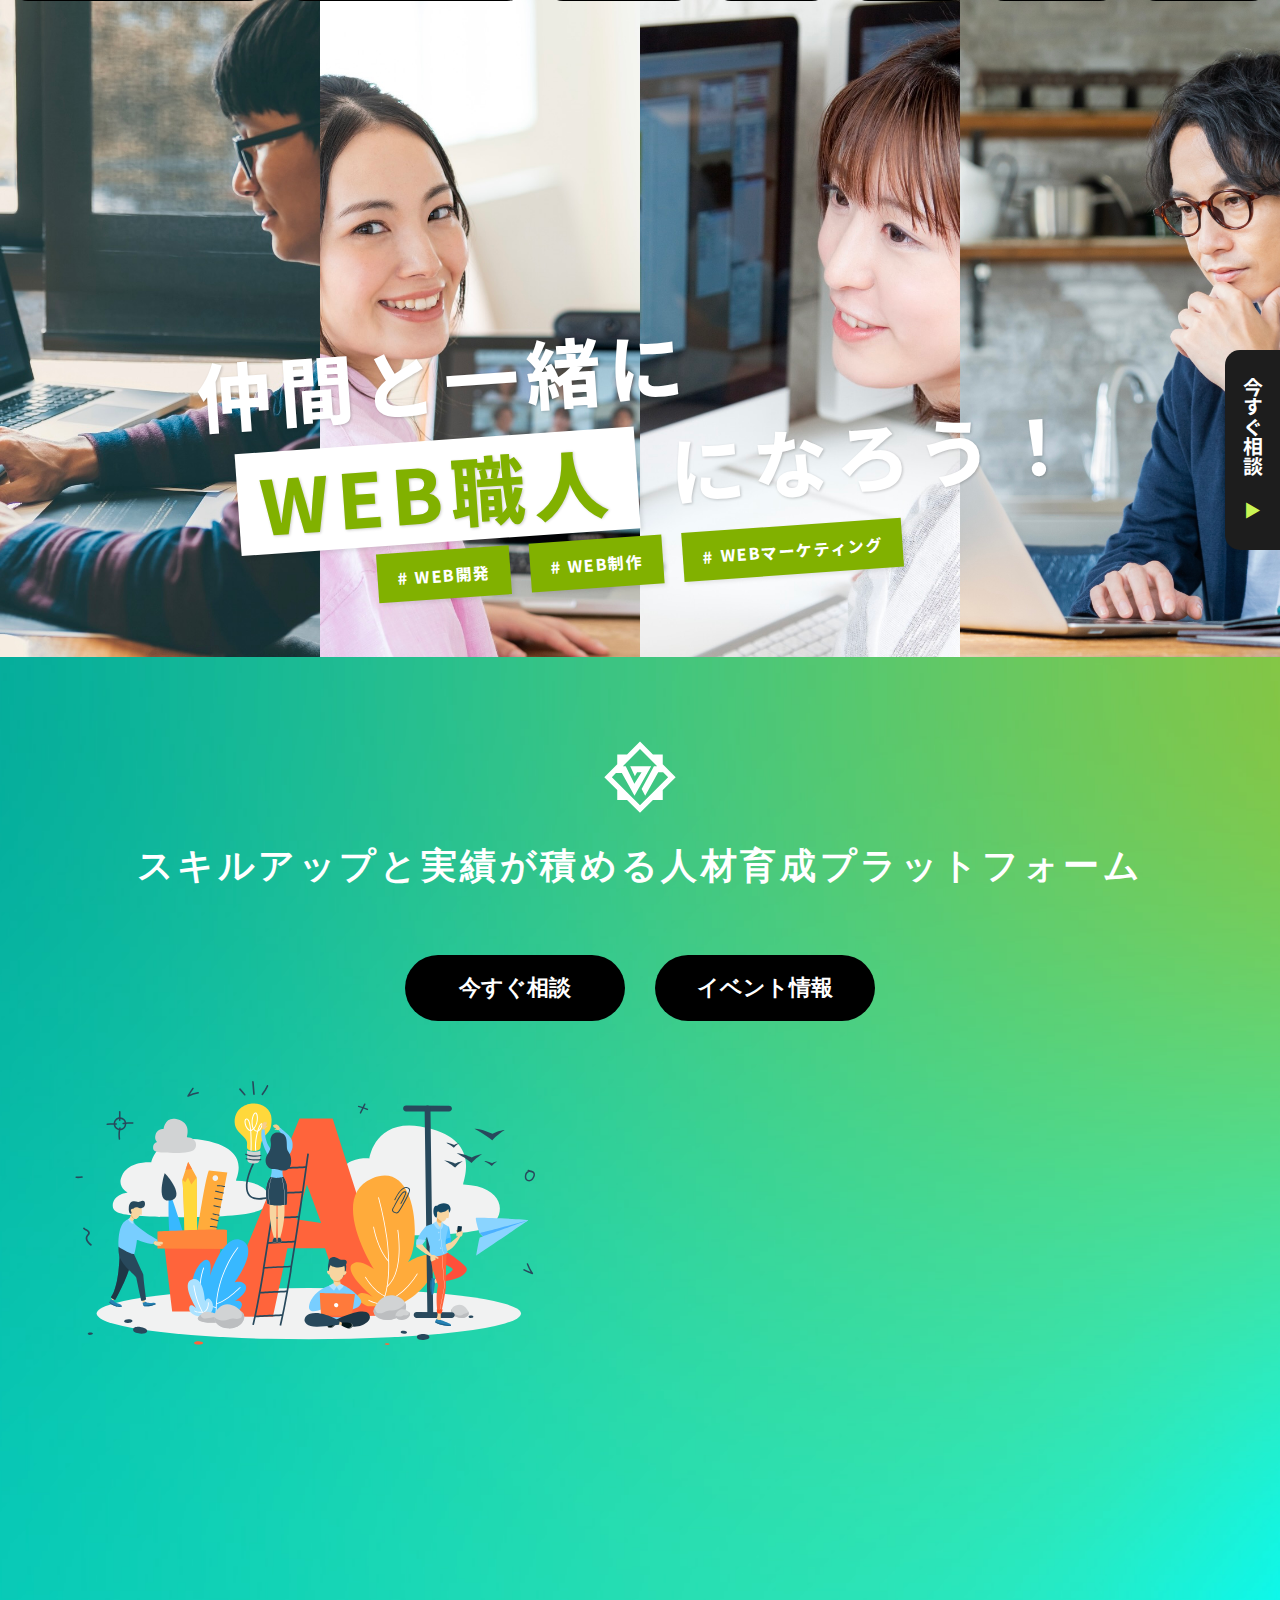
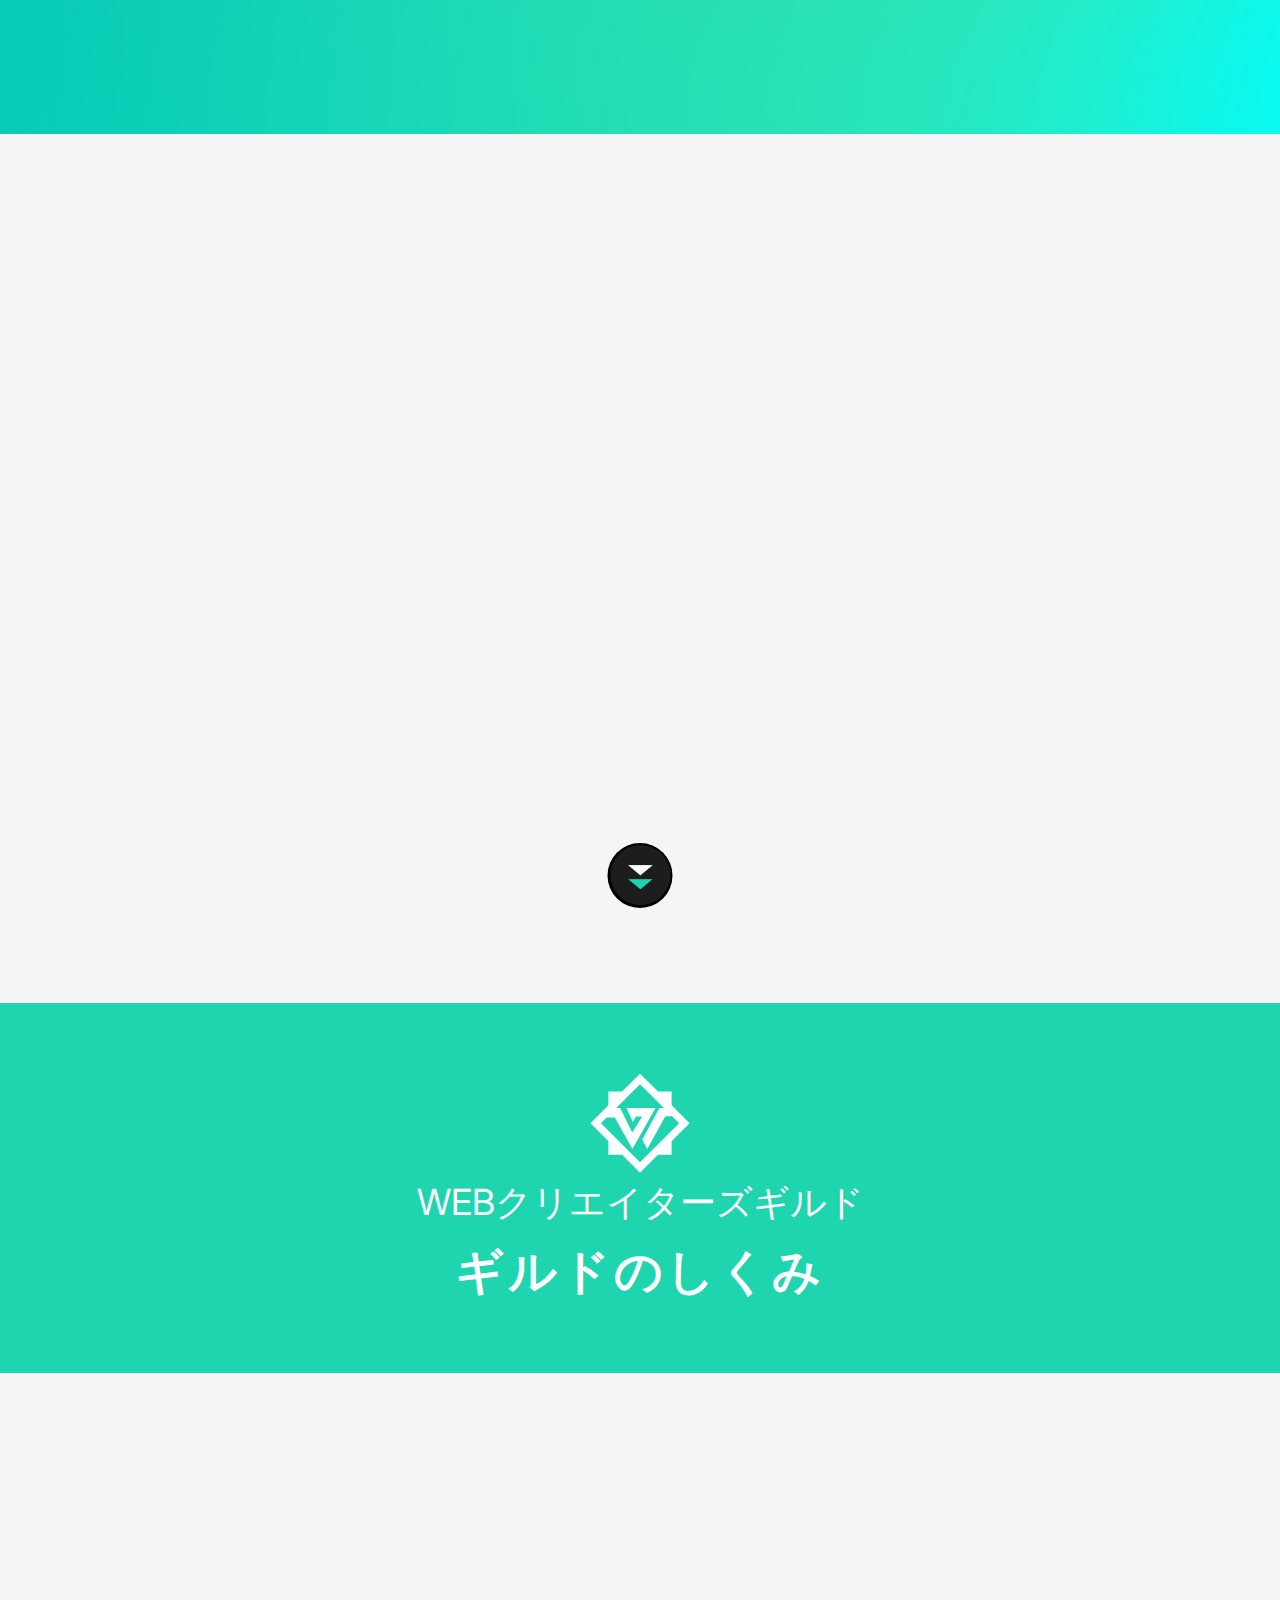
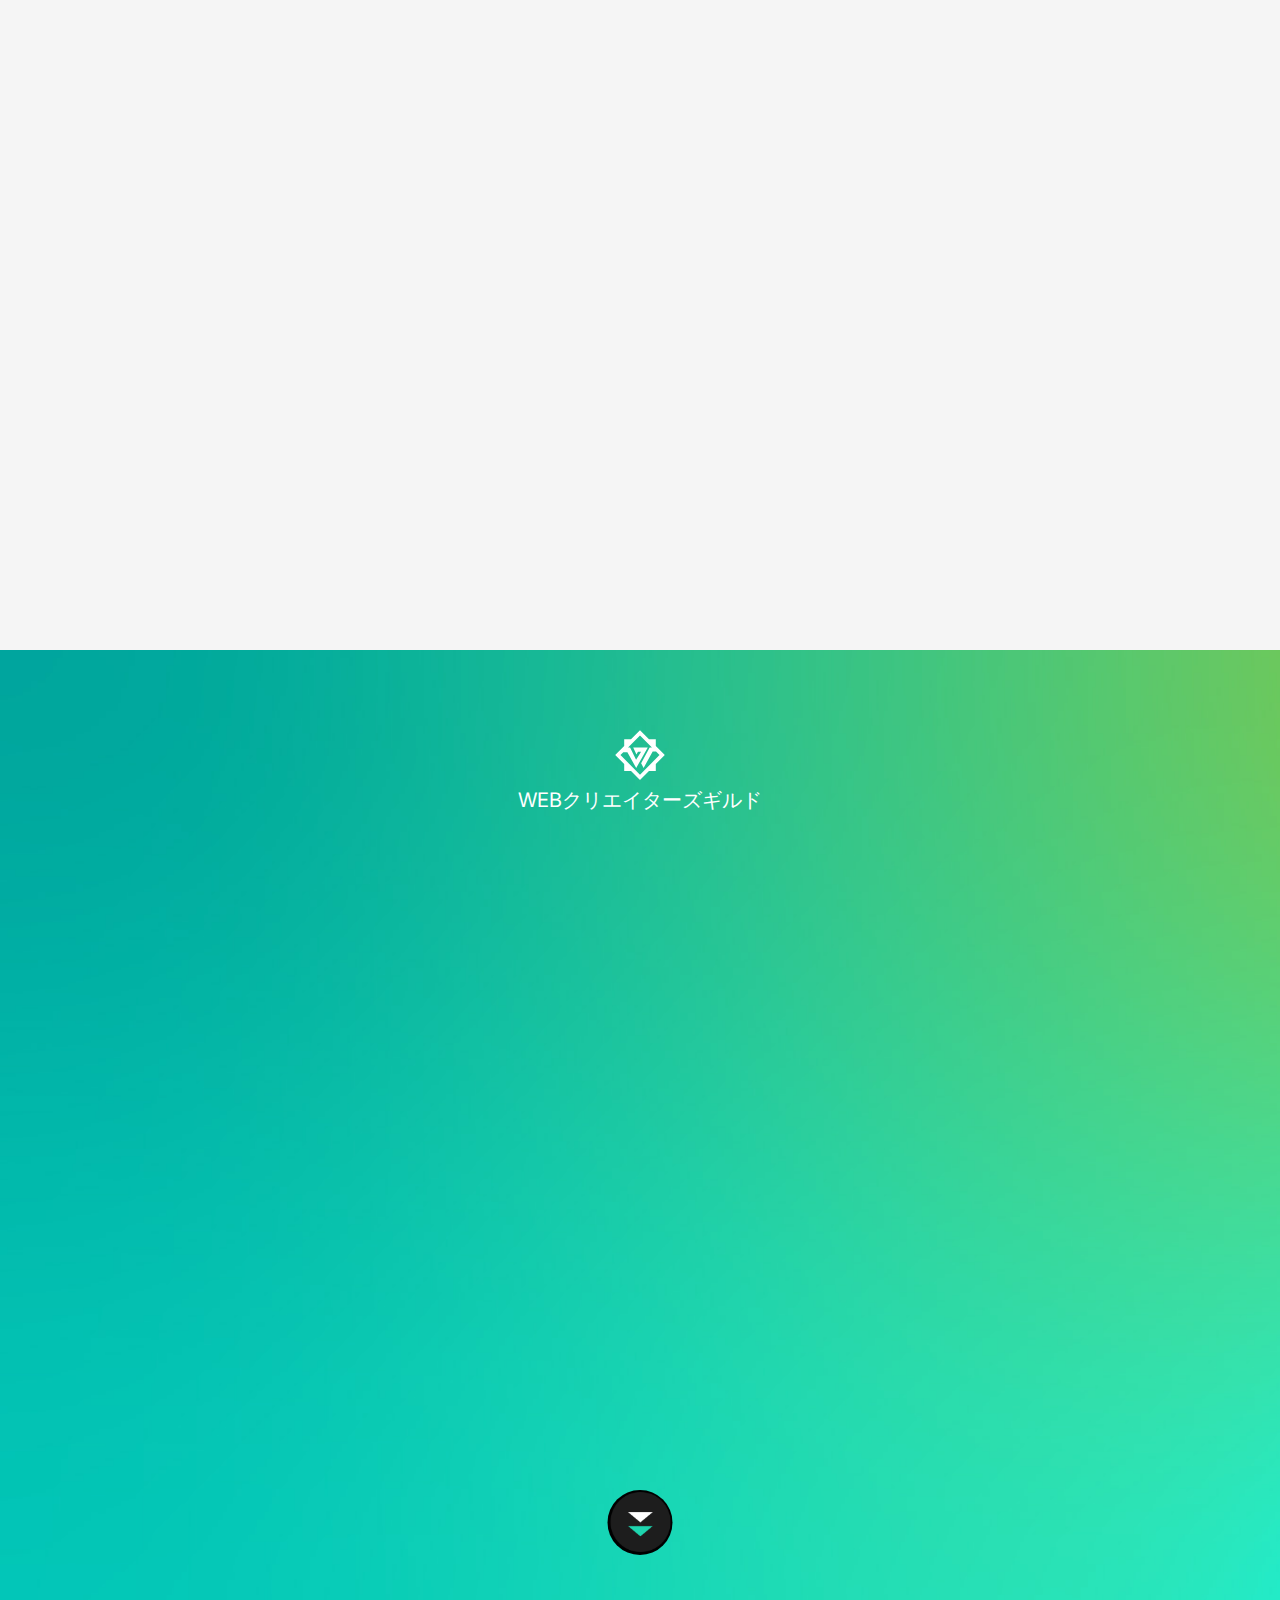
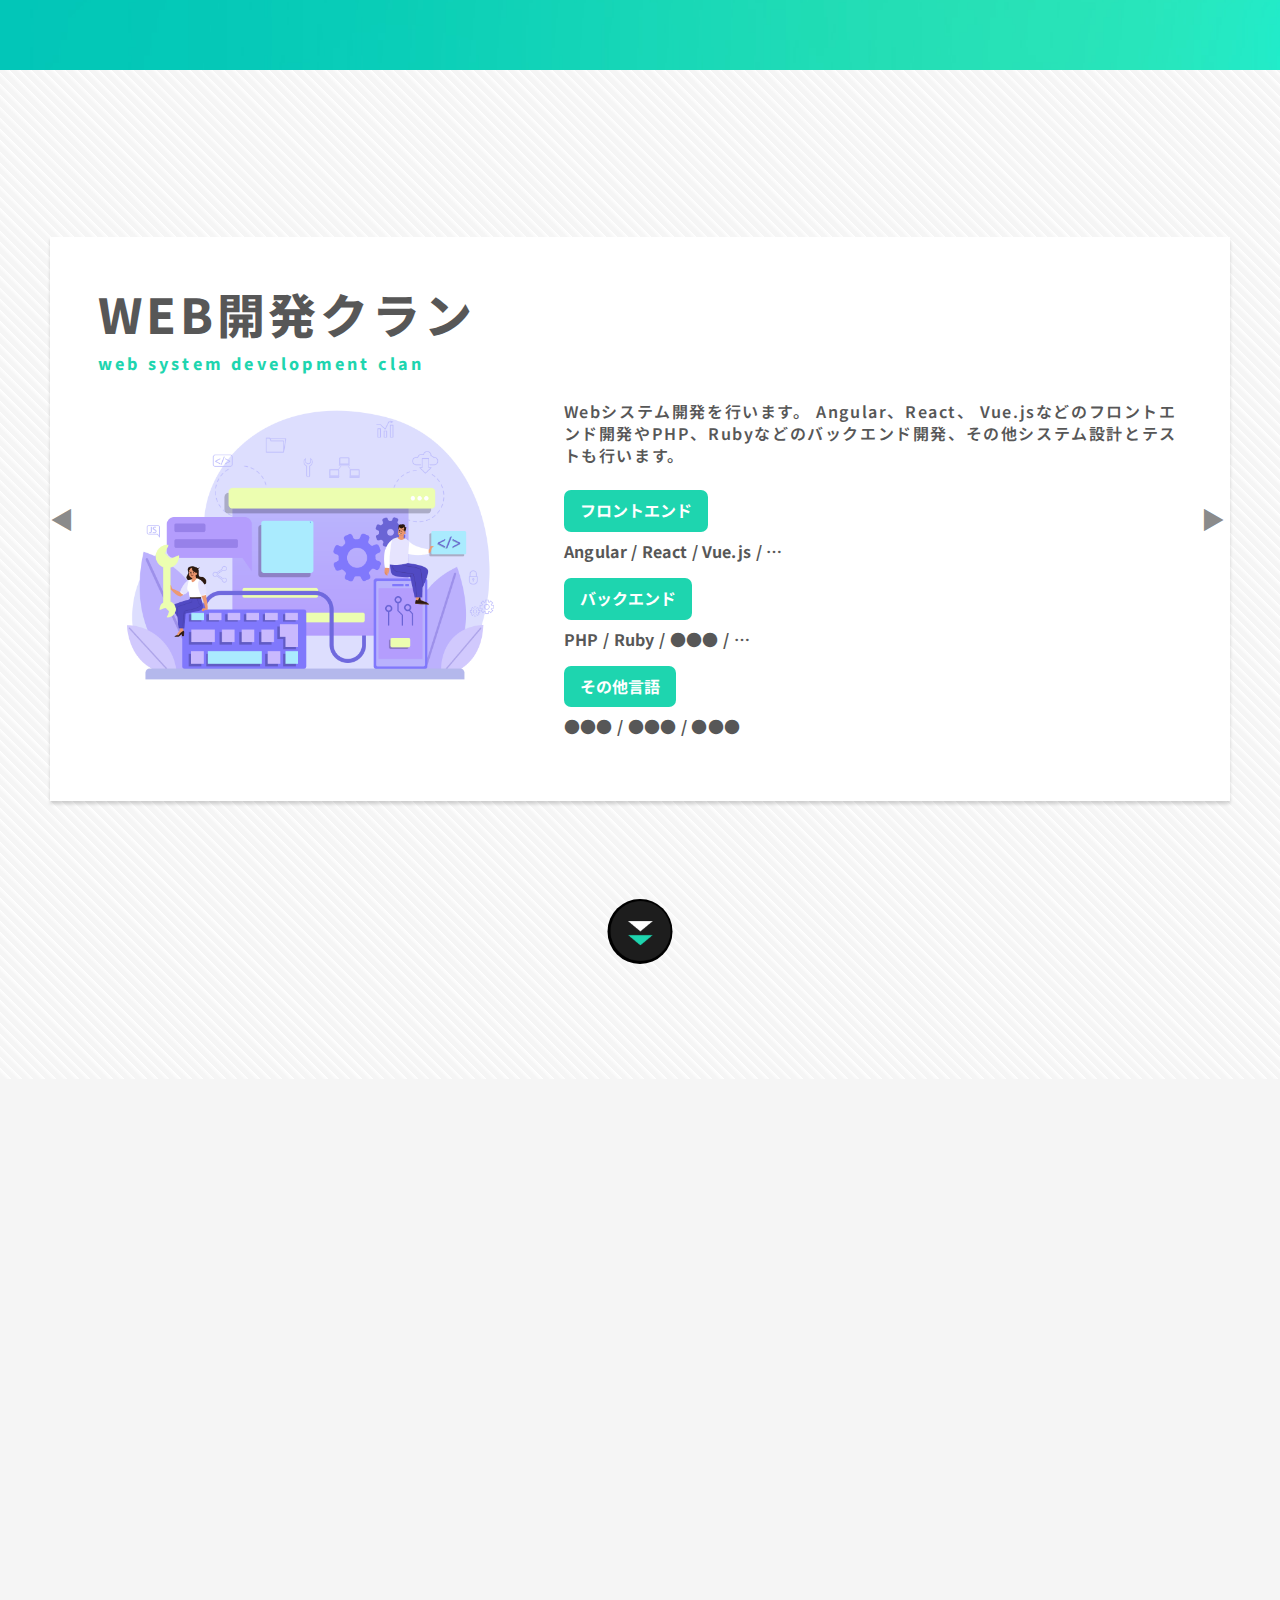
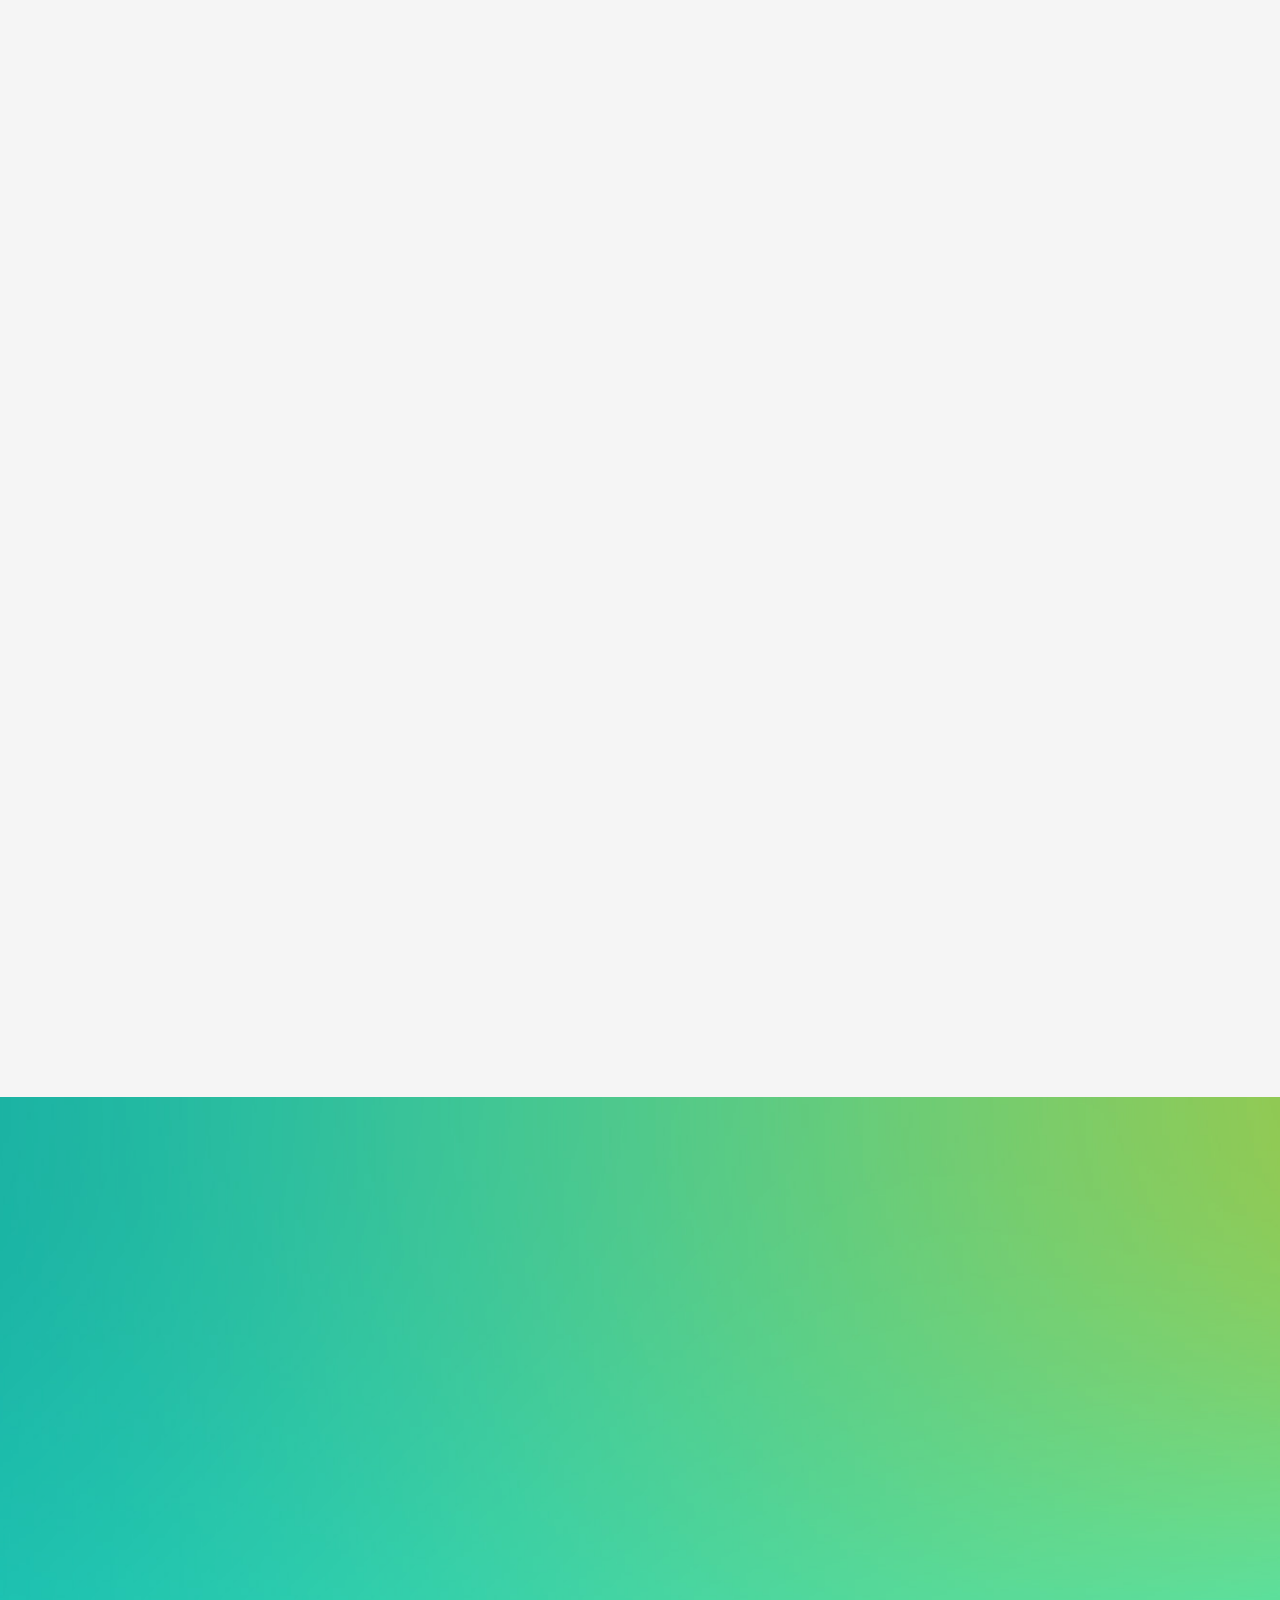
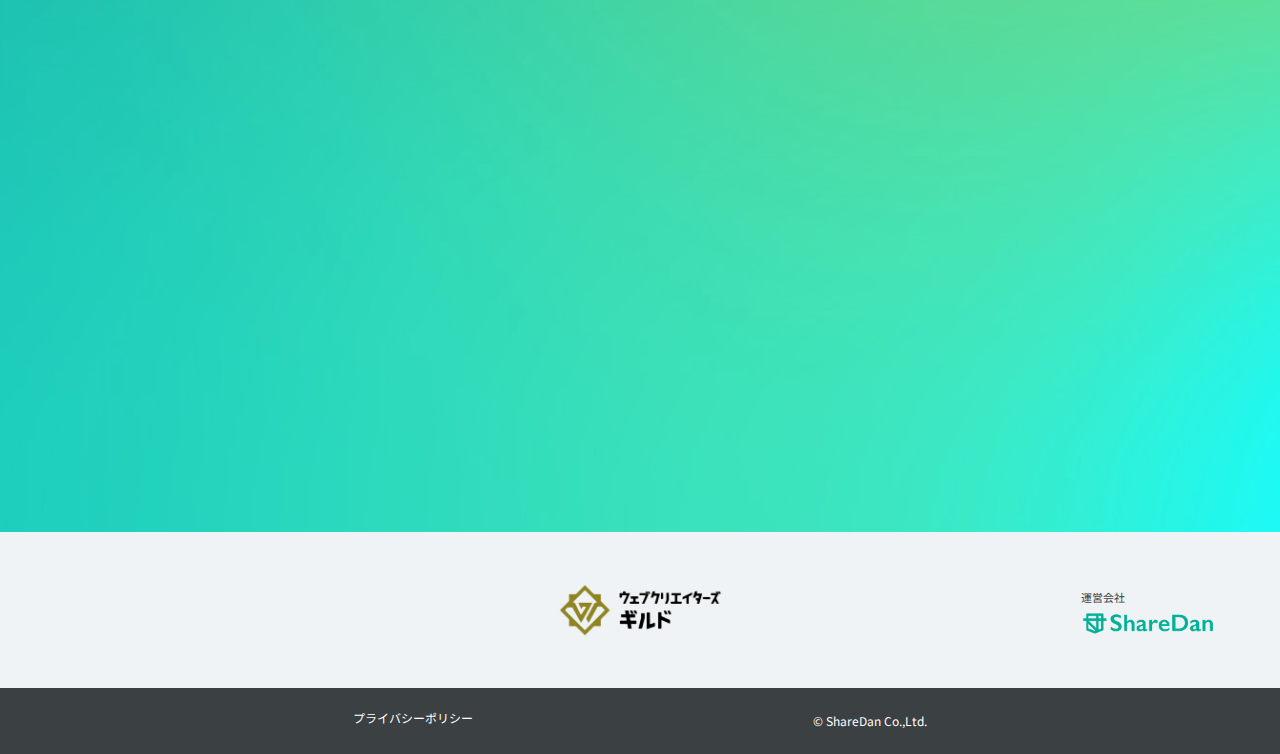
<file: index.html>
<!DOCTYPE html>
<html lang="ja">

<head>
    <meta charset="UTF-8">
    <meta name="viewport" content="width=device-width, initial-scale=1.0">
    <title>WEBクリエイターズギルド - スキルアップと実績が積める人材育成プラットフォーム</title>
    <link
        href="https://fonts.googleapis.com/css2?family=Noto+Sans+JP:wght@400;500;700;800&family=Inter:wght@400;700&display=swap"
        rel="stylesheet">
    <link rel="stylesheet" href="assets/css/style.css">
</head>

<body>
    <!-- ヘッダー部分 -->
    <header class="header">
        <!-- PC用ナビゲーション -->
        <nav class="header__nav">
            <a href="#about" class="header__nav-item">WEBクリエイターズギルドとは</a>
            <a href="#problems" class="header__nav-item">こんなお悩みありませんか？</a>
            <a href="#guild-system" class="header__nav-item">ギルドのしくみ</a>
            <a href="#clans" class="header__nav-item">クラン紹介</a>
            <a href="#join-process" class="header__nav-item">加入の流れ</a>
            <a href="#faq" class="header__nav-item">よくある質問</a>
            <a href="#contact" class="header__nav-item">お問い合わせ</a>
        </nav>
        
        <!-- ハンバーガーメニューボタン（モバイル用） -->
        <button class="header__menu-btn" aria-label="メニューを開く">
            <span class="header__menu-line"></span>
            <span class="header__menu-line"></span>
            <span class="header__menu-line"></span>
        </button>
    </header>

    <!-- モバイル用メニュー -->
    <div class="mobile-menu">
        <nav class="mobile-menu__nav">
            <a href="#about" class="mobile-menu__nav-item">WEBクリエイターズギルドとは</a>
            <a href="#problems" class="mobile-menu__nav-item">こんなお悩みありませんか？</a>
            <a href="#guild-system" class="mobile-menu__nav-item">ギルドのしくみ</a>
            <a href="#clans" class="mobile-menu__nav-item">クラン紹介</a>
            <a href="#join-process" class="mobile-menu__nav-item">加入の流れ</a>
            <a href="#faq" class="mobile-menu__nav-item">よくある質問</a>
            <a href="#contact" class="mobile-menu__nav-item">お問い合わせ</a>
        </nav>
        <div class="mobile-menu__logo">
            <img src="assets/images/logo.svg" alt="WEBクリエイターズギルド" class="mobile-menu__logo-image">
            <span class="mobile-menu__logo-text">WEBクリエイターズギルド</span>
        </div>
        <a href="#contact" class="mobile-menu__cta-button">今すぐ相談</a>
    </div>

    <div class="container">
        <!-- サイドCTA -->
        <div class="side-cta">
            <a href="#contact" class="side-cta__button">
                <span class="side-cta__text">今すぐ相談</span>
                <span class="side-cta__arrow">▶︎</span>
            </a>
        </div>

        <!-- ヒーローセクション -->
        <section class="hero" id="about">
            <div class="hero__images">
                <img src="assets/images/pixta_46412837_M.png" alt="クリエイター画像1" class="hero__image">
                <img src="assets/images/pixta_69064978_M.png" alt="クリエイター画像2" class="hero__image">
                <img src="assets/images/pixta_67515084_M.png" alt="クリエイター画像3" class="hero__image">
                <img src="assets/images/pixta_82062536_L.png" alt="クリエイター画像4" class="hero__image">
            </div>
            
            <!-- モバイル用の5段構成 -->
            <div class="hero__mobile-content">
                <div class="hero__text-first">仲間と一緒に</div>
                <div class="hero__text-highlight-wrapper">
                    <div class="hero__text-highlight">WEB職人</div>
                </div>
                <div class="hero__text-last">になろう！</div>
                <div class="hero__tags-row">
                    <div class="hero__tag">
                        <span># WEB開発</span>
                    </div>
                    <div class="hero__tag">
                        <span># WEB制作</span>
                    </div>
                </div>
                <div class="hero__tag">
                    <span># WEBマーケティング</span>
                </div>
            </div>
            
            <!-- PC用構造 -->
            <div class="hero__slogan">
                <div class="hero__slogan-row">
                    <div class="hero__slogan-text">仲間と一緒に</div>
                </div>
                <div class="hero__slogan-row">
                    <div class="hero__slogan-text-box">
                        <div class="hero__slogan-text hero__slogan-text--highlight">WEB職人</div>
                    </div>
                    <div class="hero__slogan-text">になろう！</div>
                </div>
            </div>
            
            <div class="hero__tags">
                <div class="hero__tag">
                    <span># WEB開発</span>
                </div>
                <div class="hero__tag">
                    <span># WEB制作</span>
                </div>
                <div class="hero__tag">
                    <span># WEBマーケティング</span>
                </div>
            </div>
        </section>

        <!-- プラットフォームセクション -->
        <section class="platform">
            <div class="platform__bg"></div>
            <div class="platform__container">
                <div class="platform__header">
                    <div class="platform__logo">
                        <img src="assets/images/logo.svg" alt="WEBクリエイターズギルド" class="platform__logo-image">
                    </div>
                    <h2 class="platform__title">スキルアップと実績が積める人材育成プラットフォーム</h2>
                    <div class="platform__buttons">
                        <a href="#contact" class="platform__button">今すぐ相談</a>
                        <a href="#" class="platform__button">イベント情報</a>
                    </div>
                </div>
                <div class="platform__content">
                    <div class="platform__illustration">
                        <img src="assets/images/asset2.svg" alt="イラスト" class="platform__image">
                    </div>
                    <div class="platform__text">
                        <h3 class="platform__subtitle animate">駆け出しクリエイターが<br>レベルアップするための<br>プラットフォーム</h3>
                        <p class="platform__description animate delay-1">
                            実力主義のWEB業界。<br>
                            経験や実績がゼロだと、<br>
                            なかなか思い通りの仕事ができないのが現実。<br><br>

                            WEBクリエイターズギルドは、<br>
                            こんな悩みを持つクリエイターのための<br>
                            人材育成プラットフォームです。<br><br>

                            仲間たちと一緒にスキルと実績を積んで、<br>
                            WEB業界で活躍できる「WEB職人」を目指しませんか？
                        </p>
                    </div>
                </div>
            </div>
        </section>

        <!-- 悩みセクション -->
        <section class="problems" id="problems">
            <div class="problems__title-box animate">
                <h2 class="problems__title">こんなことで悩んでいませんか？</h2>
            </div>
            <div class="problems__grid">
                <!-- 1つ目の問題カード -->
                <div class="problems__card animate delay-1">
                    <div class="problems__icon">
                        <img src="assets/images/image11.png" alt="フリーランスの悩み" width="260" height="260">
                    </div>
                    <div class="problems__text-container">
                        <h3 class="problems__card-title">
                            フリーランスのWebクリエイターに<br>なりたくて勉強したけど、<br>
                            <span class="problems__highlight-wrapper">
                                <strong class="problems__highlight-text">1人で仕事ができるか不安。</strong>
                                <span class="problems__custom-underline"></span>
                            </span>
                        </h3>
                    </div>
                </div>
                <!-- 2つ目の問題カード -->
                <div class="problems__card animate delay-2">
                    <div class="problems__icon">
                        <img src="assets/images/image12.png" alt="転職の悩み" width="260" height="260">
                    </div>
                    <div class="problems__text-container">
                        <h3 class="problems__card-title">
                            面接でスキルが足りない、<br>実績がないと難しいと言われて<br>
                            <span class="problems__highlight-wrapper">
                                <strong class="problems__highlight-text">転職が思うようにできない。</strong>
                                <span class="problems__custom-underline"></span>
                            </span>
                        </h3>
                    </div>
                </div>

                <!-- 3つ目の問題カード -->
                <div class="problems__card animate delay-3">
                    <div class="problems__icon">
                        <img src="assets/images/image13.png" alt="実績の悩み" width="260" height="260">
                    </div>
                    <div class="problems__text-container">
                        <h3 class="problems__card-title">
                            実績を積みたいけれど、<br>
                            <span class="problems__highlight-wrapper">
                                <strong class="problems__highlight-text">どうすればいいか</strong>
                                <span class="problems__custom-underline"></span>
                            </span><br>
                            <span class="problems__highlight-wrapper">
                                <strong class="problems__highlight-text">わからない。</strong>
                                <span class="problems__custom-underline"></span>
                            </span>
                        </h3>
                    </div>
                </div>
            </div>
            <div class="problems__solution-text animate delay-4">
                WEBクリエイターズギルドには、<br>あなたの悩みを解決する仕組みがあります。
            </div>
            <div class="circle-nav">
                <div class="circle-nav__circle">
                    <img src="assets/images/icon-next.png" alt="Next" class="circle-nav__icon">
                </div>
            </div>
        </section>

        <!-- ギルドのしくみセクション -->
        <section class="guild-system" id="guild-system">
            <h2 class="guild-system__title">
                <div class="guild-system__title-inner">
                  <img src="assets/images/logo.svg" alt="WEBクリエイターズギルド" class="guild-system__logo">
                  <span class="guild-system__logo-text">WEBクリエイターズギルド</span>
                  <span class="guild-system__heading-text">ギルドのしくみ</span>
                </div>
            </h2>
            <p class="guild-system__description animate delay-1">
                WEBクリエイターズギルドでは、クランというチーム単位で開発や制作などの活動を行います。<br>
                WEBクリエイターズギルドに参加したメンバーは、ギルド内で実施される育成メソッドに参加してもらい、クラン（仕事の現場）で必要とされるスキルを身につけてもらいます。
            </p>
            <!-- ギルドのしくみ図 -->
            <div class="guild-system__diagram animate delay-2">
                <picture>
                    <source media="(min-width: 768px)" srcset="assets/images/guild-pc.svg">
                    <img src="assets/images/guild-sp.svg" alt="ギルドのしくみ図" class="guild-system__diagram-image">
                </picture>
                </div>
        </section>

        <section class="clans" id="clans">
            <div class="clans__bg"></div>
            <div class="clans__color-bg"></div>
            <div class="clans__logo-block">
                <img src="assets/images/logo.svg" alt="WEBクリエイターズギルド" class="clans__logo-image">
                <p class="clans__logo-text">WEBクリエイターズギルド</p>
            </div>
            <h2 class="clans__title animate">
                あなたの<span class="clans__title-emphasis">「なりたい！」</span>をバックアップ！
            </h2>
            <div class="clans__cards">
                <!-- 左のカード -->
                <div class="clans__card-container animate delay-1">
                    <div class="clan-card__icon clan-card__icon--left">
                        <h3 class="clan-card__title">実践的な<br>スキルを<br>つけたい！</h3>
                    </div>
                    <div class="clan-card clan-card--left">
                        <h4 class="clan-card__subtitle">即戦力育成のための<br>育成メソッド</h4>
                        <div class="clan-card__image-container">
                            <img src="assets/images/image16.png" alt="実践的なスキルをつけたい！" width="64" height="64">
                        </div>
                        <p class="clan-card__description clan-card__description--left">
                            2019年からWEBクリエイターを育ててきたWEBクリエイターズギルド。そのノウハウを活かし開発した独自の育成メソッドで、WEBスクールや独学では習得が難しい「現場で使えるスキル」獲得のためのバックアップを行います。
                        </p>
                    </div>
                </div>
        
                <!-- 中央のカード -->
                <div class="clans__card-container animate delay-2">
                    <div class="clan-card__icon clan-card__icon--center">
                        <h3 class="clan-card__title">頼れる<br>先輩から<br>学びたい！</h3>
                    </div>
                    <div class="clan-card clan-card--center">
                        <h4 class="clan-card__subtitle">クランリーダーの<br>OJT</h4>
                        <div class="clan-card__image-container">
                            <img src="assets/images/image15.png" alt="頼れる先輩から学びたい！" width="65" height="65">
                        </div>
                        <p class="clan-card__description clan-card__description--center">
                            現場経験が豊富なクランリーダーが、プログラミングなどの技術的なフォローはもちろん、現場での仕事の進め方などをOJT形式で行います。「職場の頼れる先輩」がクランメンバーのスキルアップを支援します。
                        </p>
                    </div>
                </div>
        
                <!-- 右のカード -->
                <div class="clans__card-container animate delay-3">
                    <div class="clan-card__icon clan-card__icon--right">
                        <h3 class="clan-card__title">仲間と<br>助け合い<br>成長したい！</h3>
                    </div>
                    <div class="clan-card clan-card--right">
                        <h4 class="clan-card__subtitle">クランメンバーが<br>フォローアップ</h4>
                        <div class="clan-card__image-container">
                            <img src="assets/images/image14.png" alt="仲間と助け合い成長したい！" width="90" height="79">
                        </div>
                        <p class="clan-card__description clan-card__description--right">
                            各クランでは、クラン所属のメンバー間で定例ミーティングやオンライン飲み会などを開催し、メンバー同士で現状や課題を共有する時間を設けて、「困ったときは相談できて、助け合える」チームづくりをしています。
                        </p>
                    </div>
                </div>
            </div>
            <h2 class="skills__title animate">
                さあ、あなたはどんなスキルを身につけたい？
            </h2>
            <div class="circle-nav circle-nav--skills">
                <div class="circle-nav__circle">
                    <img src="assets/images/icon-next.png" alt="Next" class="circle-nav__icon">
                </div>
            </div>
        </section>

        <!-- スキルセクション -->
        <section class="skills" id="skills">
            <div class="skills__tabs animate delay-1">
                <div class="skills__tab skills__tab--active" data-tab="web-dev">WEB開発</div>
                <div class="skills__tab" data-tab="web-design">WEB制作</div>
                <div class="skills__tab" data-tab="web-marketing">営業・マーケ</div>
            </div>

            <div class="skills__content-wrapper">
                <div class="skills__nav-button skills__nav-button--prev">◀︎</div>
                <div class="skills__nav-button skills__nav-button--next">▶︎</div>
                <div class="skills__contents-container">
                    <div class="skills__content skills__content--active" id="web-dev-content">
                        <h3 class="skills__content-title">WEB開発クラン</h3>
                        <p class="skills__content-subtitle">web system development clan</p>
                        <div class="skills__content-layout">
                            <div class="skills__content-image-wrapper">
                                <img src="assets/images/engineer.png" alt="WEB開発" class="skills__content-image">
                            </div>
                            <div class="skills__content-details">
                                <p class="skills__content-description">
                                    Webシステム開発を行います。
                                    Angular、React、 Vue.jsなどのフロントエンド開発やPHP、Rubyなどのバックエンド開発、その他システム設計とテストも行います。
                                </p>
                                <div class="skills__content-tech-list">
                                    <div class="skills__tech-item">
                                        <div class="skills__tech-name">フロントエンド</div>
                                        <div class="skills__tech-languages">Angular / React / Vue.js / …</div>
                                    </div>
                                    <div class="skills__tech-item">
                                        <div class="skills__tech-name">バックエンド</div>
                                        <div class="skills__tech-languages">PHP / Ruby / ●●● / …</div>
                                    </div>
                                    <div class="skills__tech-item">
                                        <div class="skills__tech-name">その他言語</div>
                                        <div class="skills__tech-languages">●●● / ●●● / ●●●</div>
                                    </div>
                                </div>
                            </div>
                        </div>
                    </div>
                    <div class="skills__content" id="web-design-content">
                        <h3 class="skills__content-title">WEB制作クラン</h3>
                        <p class="skills__content-subtitle">web design clan</p>
                        <div class="skills__content-layout">
                            <div class="skills__content-image-wrapper">
                                <img src="assets/images/webproduction.png" alt="WEB制作" class="skills__content-image">
                            </div>
                            <div class="skills__content-details">
                                <p class="skills__content-description">
                                    Webサイト制作を行います。
                                    HTML/CSS、JavaScript、WordPressなどを使ったWebサイト制作やデザイン、UI/UXの改善などを行います。
                                </p>
                                <div class="skills__content-tech-list">
                                    <div class="skills__tech-item">
                                        <div class="skills__tech-name">フロントエンド</div>
                                        <div class="skills__tech-languages">HTML / CSS / JavaScript / …</div>
                                    </div>
                                    <div class="skills__tech-item">
                                        <div class="skills__tech-name">CMS</div>
                                        <div class="skills__tech-languages">WordPress / ●●● / …</div>
                                    </div>
                                    <div class="skills__tech-item">
                                        <div class="skills__tech-name">デザイン</div>
                                        <div class="skills__tech-languages">Figma / Adobe XD / Photoshop</div>
                                    </div>
                                </div>
                            </div>
                        </div>
                    </div>
                    <div class="skills__content" id="web-marketing-content">
                        <h3 class="skills__content-title">営業・マーケクラン</h3>
                        <p class="skills__content-subtitle">marketing clan</p>
                        <div class="skills__content-layout">
                            <div class="skills__content-image-wrapper">
                                <img src="assets/images/clan-sales-marketing.png" alt="営業・マーケ" class="skills__content-image">
                            </div>
                            <div class="skills__content-details">
                                <p class="skills__content-description">
                                    営業活動や広告運用を行います。Webシステム開発やWebサイト制作の新規営業、企画・提案やリスティング広告をはじめとするWeb広告の運用を行います。
                                </p>
                                <div class="skills__content-tech-list">
                                    <div class="skills__tech-item">
                                        <div class="skills__tech-name">リスティング</div>
                                        <div class="skills__tech-languages">Google Ads / Yahoo! Ads / …</div>
                                    </div>
                                    <div class="skills__tech-item">
                                        <div class="skills__tech-name">SNS広告</div>
                                        <div class="skills__tech-languages">Facebook / Instagram / Twitter / …</div>
                                    </div>
                                    <div class="skills__tech-item">
                                        <div class="skills__tech-name">分析</div>
                                        <div class="skills__tech-languages">Google Analytics / Looker Studio</div>
                                    </div>
                                </div>
                            </div>
                        </div>
                    </div>
                </div>
            </div>
            <div class="skills__entry-title animate">このクランに入るには?</div>
            <div class="circle-nav">
                <div class="circle-nav__circle">
                    <img src="assets/images/icon-next.png" alt="Next" class="circle-nav__icon">
                </div>
            </div>
        </section>

        <!-- 加入の流れセクション -->
        <section class="join-process" id="join-process">
            <h2 class="join-process__heading animate delay-1">ご連絡〜クラン加入までの流れ</h2>
            <ol class="join-process__steps">
                <li class="join-step animate delay-1">
                    <div class="join-step__badge" data-step="01"></div>
                    <h3 class="join-step__title">まずはフォームにてご連絡ください。</h3>
                </li>
                <li class="join-step animate delay-2">
                    <div class="join-step__badge" data-step="02"></div>
                    <h3 class="join-step__title">事務局からご返信、その後オンラインで面談と審査をいたします。</h3>
                </li>
                <li class="join-step animate delay-3">
                    <div class="join-step__badge" data-step="03"></div>
                    <h3 class="join-step__title">審査に合格したら、株式会社ShareDanとNDAを結んでいただき、<br>ギルドメンバーとして登録をいたします。</h3>
                </li>
                <li class="join-step animate delay-4">
                    <div class="join-step__badge" data-step="04"></div>
                    <h3 class="join-step__title">育成メソッドを受講していただきます。</h3>
                </li>
                <li class="join-step animate delay-5">
                    <div class="join-step__badge" data-step="05"></div>
                    <h3 class="join-step__title">希望するクランのメンバー公募に応募をしていただき、<br>審査を受けていただきます。</h3>
                </li>
                <li class="join-step animate delay-6">
                    <div class="join-step__badge" data-step="06"></div>
                     <h3 class="join-step__title">審査に合格したら、株式会社ShareDanと業務委託契約書を結んでいただき、<br>クランメンバーとして登録をいたします。</h3>
                </li>
            </ol>
        </section>

        <!-- FAQセクション -->
        <section class="faq" id="faq">
            <h2 class="faq__title animate">よくあるご質問</h2>
            <div class="faq__items">
                <div class="faq-item animate delay-1">
                    <div class="faq-item__question">
                        <div class="faq-item__q-marker">Q</div>
                        <div class="faq-item__q-text">未経験でもWEBクリエイターズギルドに入れますか？</div>
                        <div class="faq-item__toggle"></div>
                    </div>
                    <div class="faq-item__answer">
                        <div class="faq-item__a-marker">A</div>
                        <div class="faq-item__a-text">
                            はい、未経験の方でもご参加いただけます。ただし、基本的なHTMLやCSSの知識があることが望ましいです。ギルド内の育成メソッドを通じて必要なスキルを身につけていただくことができます。
                        </div>
                    </div>
                </div>
                <div class="faq-item animate delay-2">
                    <div class="faq-item__question">
                        <div class="faq-item__q-marker">Q</div>
                        <div class="faq-item__q-text">年齢制限はありますか？</div>
                        <div class="faq-item__toggle"></div>
                    </div>
                    <div class="faq-item__answer">
                        <div class="faq-item__a-marker">A</div>
                        <div class="faq-item__a-text">
                            いいえ、年齢制限はありません。現在のメンバーは20代から40代まで幅広い年齢層の方々が活躍しています。やる気とWeb業界で成長したいという意欲があれば、どなたでもご参加いただけます。
                        </div>
                    </div>
                </div>
                <div class="faq-item animate delay-3">
                    <div class="faq-item__question">
                        <div class="faq-item__q-marker">Q</div>
                        <div class="faq-item__q-text">WEB職人ってなんですか？</div>
                        <div class="faq-item__toggle"></div>
                    </div>
                    <div class="faq-item__answer">
                        <div class="faq-item__a-marker">A</div>
                        <div class="faq-item__answer-content">
                            <div class="faq-item__a-text">
                                WEBクリエイターズギルドでは、独自のレベル設定をしており、「WEB職人」は以下の図の「職人」レベルを言います。
                            </div>
                            <div class="level-chart">
                                <div class="level-chart__card level-chart__card--apprentice">
                                    <div class="level-chart__header">見習い</div>
                                    <div class="level-chart__content">
                                        <div class="level-chart__point">HTML/CSSなどの基本的な知識は知っている。</div>
                                        <div class="level-chart__point">仕事の知識はあまりない。（未経験）</div>
                                        <div class="level-chart__point">クリエイター歴1年目程度のスキルセット。</div>
                                    </div>
                                </div>
                                <div class="level-chart__card level-chart__card--disciple">
                                    <div class="level-chart__header">徒弟</div>
                                    <div class="level-chart__content">
                                        <div class="level-chart__point">特定のスキルを使った仕事ができる。</div>
                                        <div class="level-chart__point">自身の仕事の責任をとることはできない。</div>
                                        <div class="level-chart__point">クリエイター歴3年目<br>程度のスキルセット。</div>
                                    </div>
                                </div>
                                <div class="level-chart__card level-chart__card--craftsman">
                                    <div class="level-chart__header">職人</div>
                                    <div class="level-chart__content">
                                        <div class="level-chart__point">複数スキルを使った仕事ができる。</div>
                                        <div class="level-chart__point">自分自身の仕事の責任をとることができる。</div>
                                        <div class="level-chart__point">クリエイター歴5年目<br>程度のスキルセット。</div>
                                    </div>
                                </div>
                                <div class="level-chart__card level-chart__card--master">
                                    <div class="level-chart__header">親方</div>
                                    <div class="level-chart__content">
                                        <div class="level-chart__point">複数スキルを使った仕事ができる。</div>
                                        <div class="level-chart__point">チームの仕事の責任をとることができる。</div>
                                        <div class="level-chart__point">クリエイター歴5年目〜程度のスキルセット。</div>
                                    </div>
                                </div>
                            </div>
                        </div>
                    </div>
                </div>
                <div class="faq-item animate delay-4">
                    <div class="faq-item__question">
                        <div class="faq-item__q-marker">Q</div>
                        <div class="faq-item__q-text">ギルドメンバーの面接で審査に落ちることはありますか？</div>
                        <div class="faq-item__toggle"></div>
                    </div>
                    <div class="faq-item__answer">
                        <div class="faq-item__a-marker">A</div>
                        <div class="faq-item__a-text">
                            はい、審査に落ちる可能性もあります。ただし、審査ではスキルだけでなく、意欲や姿勢も重視しています。また、一度審査に通らなかった場合でも、足りないスキルを補った上で再度チャレンジしていただくことは可能です。
                        </div>
                    </div>
                </div>
            </div>
        </section>

        <!-- お問い合わせフォーム -->
        <section class="contact" id="contact">
            <div class="contact__background">
                <img src="assets/images/image.png" alt="背景" class="contact__background-image">
            </div>
            <div class="contact__wrapper">
                <div class="contact__header">
                    <div class="contact__logo animate">
                        <img src="assets/images/logo.svg" alt="WEBクリエイターズギルド" class="contact__logo-image">
                        <p class="contact__logo-text">WEBクリエイターズギルド</p>
                    </div>
                    <h2 class="contact__title animate delay-1">あなたの <span class="contact__title-emphasis">「なりたい！」</span>を応援します！</h2>
                    <h3 class="contact__subtitle animate delay-2">まずはお気軽にご相談ください！</h3>
                </div>
                
                <form class="contact-form animate delay-3">
                    <div class="contact-form__group">
                        <label class="contact-form__label">
                            お名前<span class="contact-form__required">必須</span>
                        </label>
                        <div class="contact-form__input-container">
                            <input type="text" class="contact-form__input" placeholder="入力してください">
                            <div class="contact-form__error" id="name-error"></div>
                        </div>
                    </div>
                    
                    <div class="contact-form__group">
                        <label class="contact-form__label">
                            メールアドレス<span class="contact-form__required">必須</span>
                        </label>
                        <div class="contact-form__input-container">
                            <input type="email" class="contact-form__input" placeholder="example@mail.com">
                            <div class="contact-form__error" id="email-error">エラーメッセージが入ります</div>
                        </div>
                    </div>
                    
                    <div class="contact-form__group">
                        <label class="contact-form__label">
                            ご相談内容<span class="contact-form__required">必須</span>
                        </label>
                        <div class="contact-form__input-container">
                            <textarea class="contact-form__textarea" placeholder="聞きたいことなどを入力してください"></textarea>
                            <div class="contact-form__error" id="message-error"></div>
                        </div>
                    </div>
                    
                    <div class="contact-form__checkbox-container">
                        <label class="contact-form__checkbox-label">
                            <input type="checkbox" class="contact-form__checkbox" id="privacy-policy">
                            <span class="contact-form__checkbox-text">プライバシーポリシーに同意</span>
                        </label>
                    </div>
                    
                    <div class="contact-form__submit-container">
                        <button type="submit" class="contact-form__submit-button">送信する</button>
                    </div>
                </form>
            </div>
        </section>

        <!-- Footer -->
        <footer class="footer">
            <div class="footer__main">
                <div class="footer__logo">
                    <img src="assets/images/guild_logo2.png" alt="WEBクリエイターズギルド">
                </div>
                <div class="footer__company">
                    <span class="footer__company-label">運営会社</span>
                    <div class="footer__company-logo">
                        <img src="assets/images/image1.png" alt="株式会社ShareDan">
                    </div>
                </div>
            </div>
            <div class="footer__info">
                <div class="footer__links">
                    <a href="#" class="footer__link">プライバシーポリシー</a>
                </div>
                <div class="footer__copyright">© ShareDan Co.,Ltd.</div>
            </div>
        </footer>
    </div>

    <!-- モバイル用CTA -->
    <div class="bottom-cta">
        <a href="#contact" class="bottom-cta__text">今すぐ相談</a>
    </div>


    <!-- トップに戻るボタン -->
    <button class="back-to-top" id="backToTopBtn">
        <span>▲</span>
    </button>
    
    <script src="assets/js/script.js"></script>
</body>

</html>
</file>
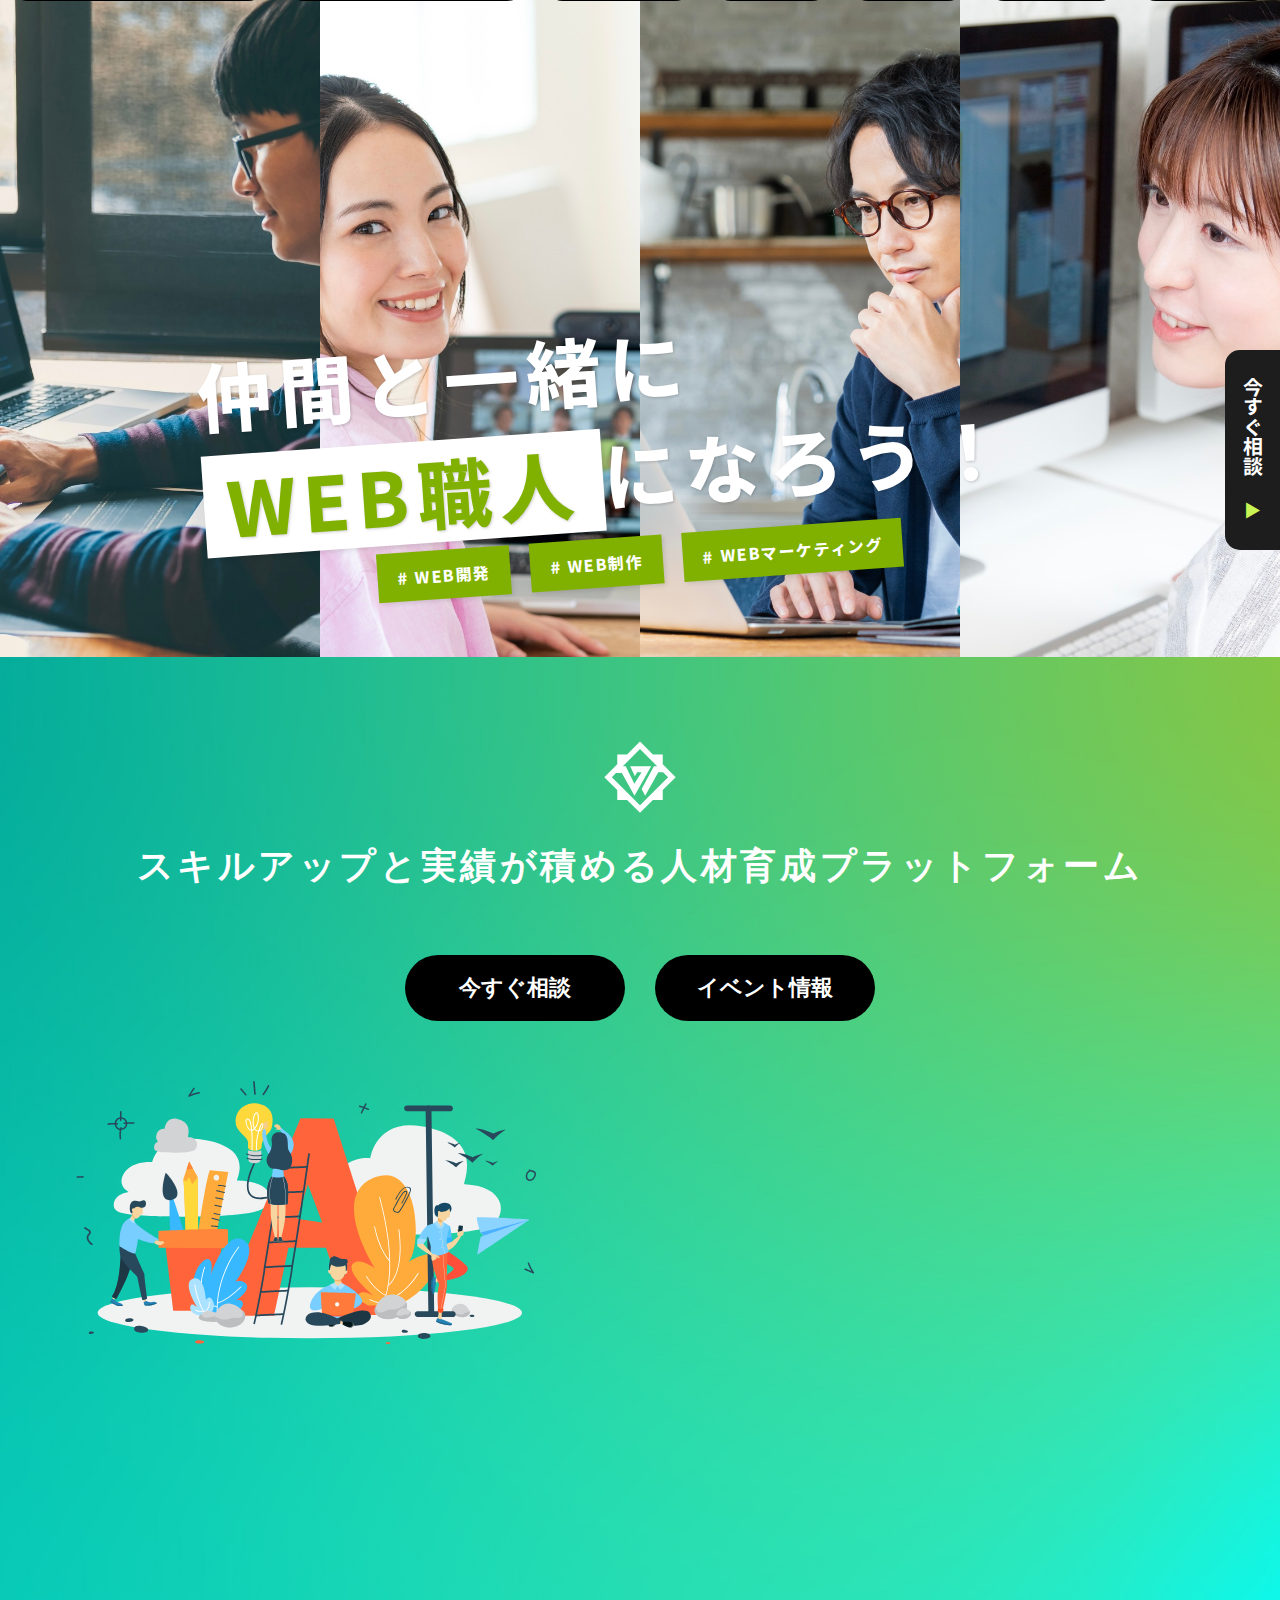
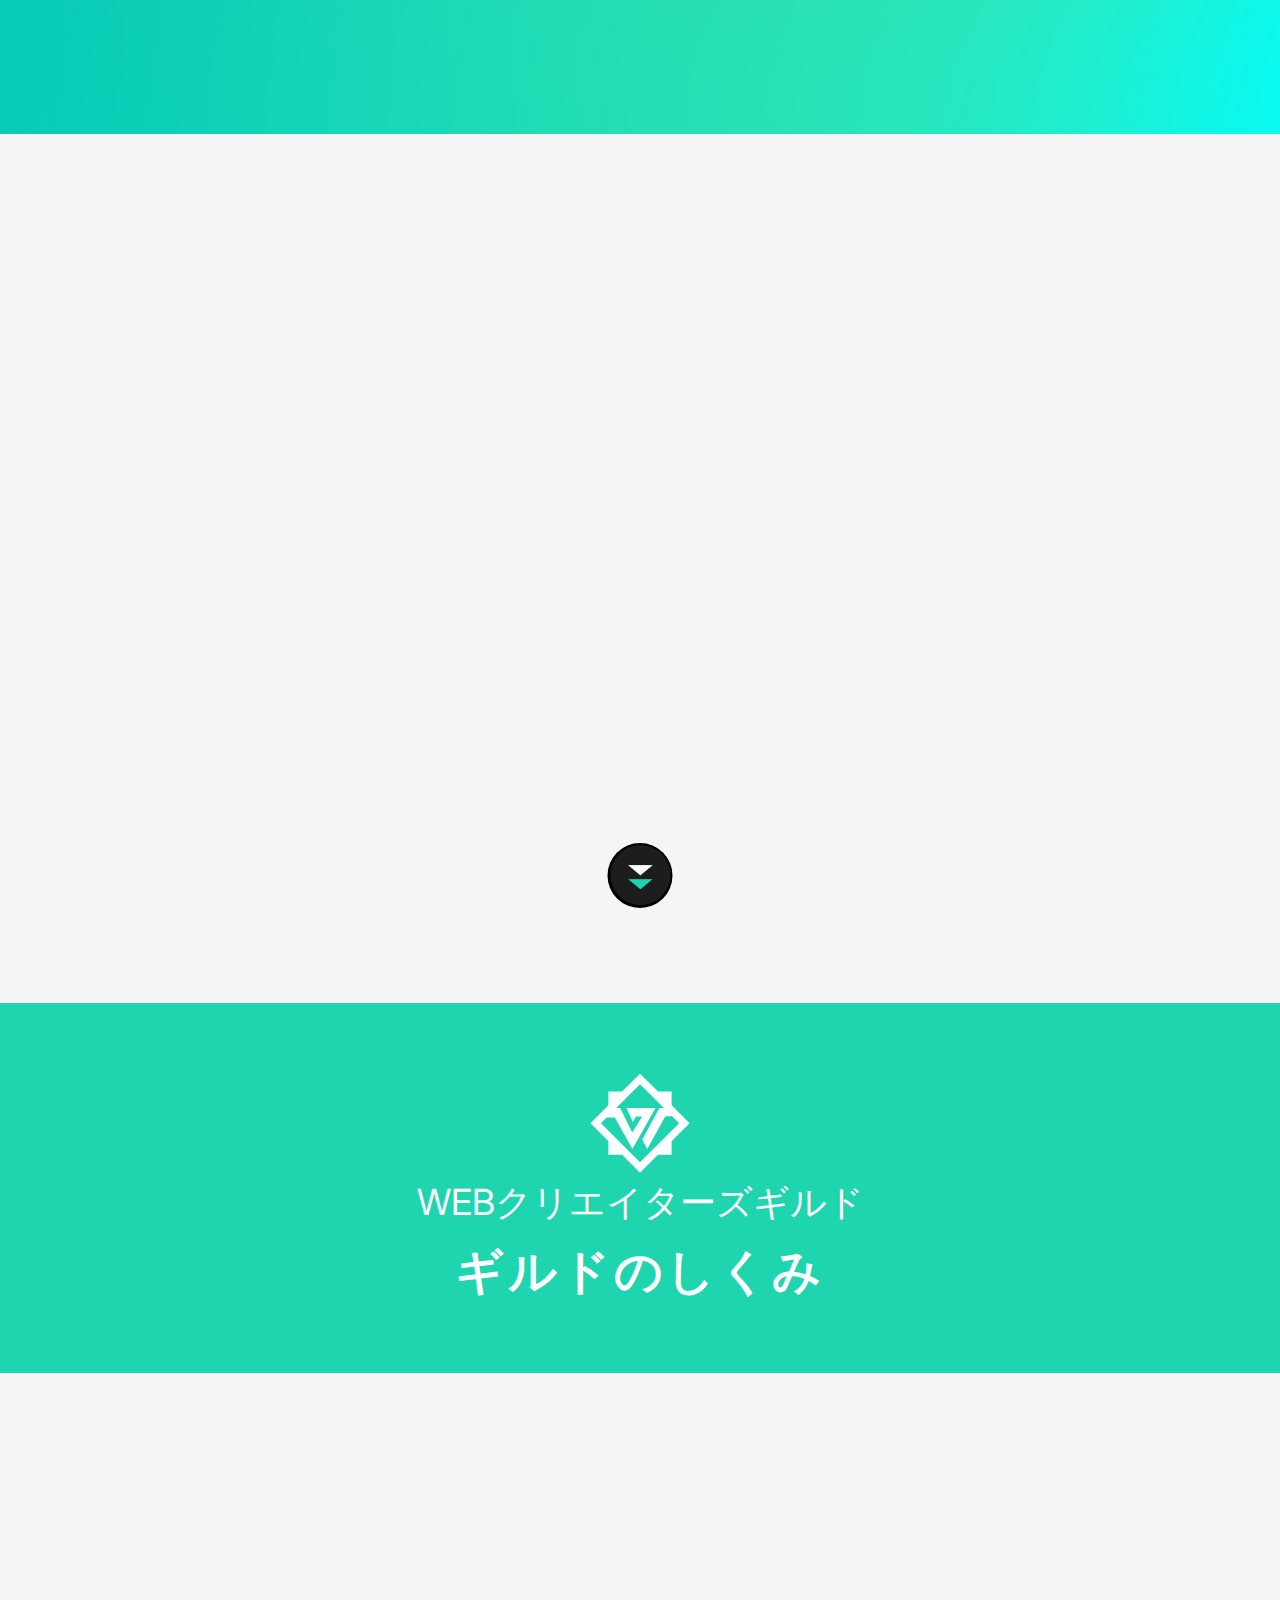
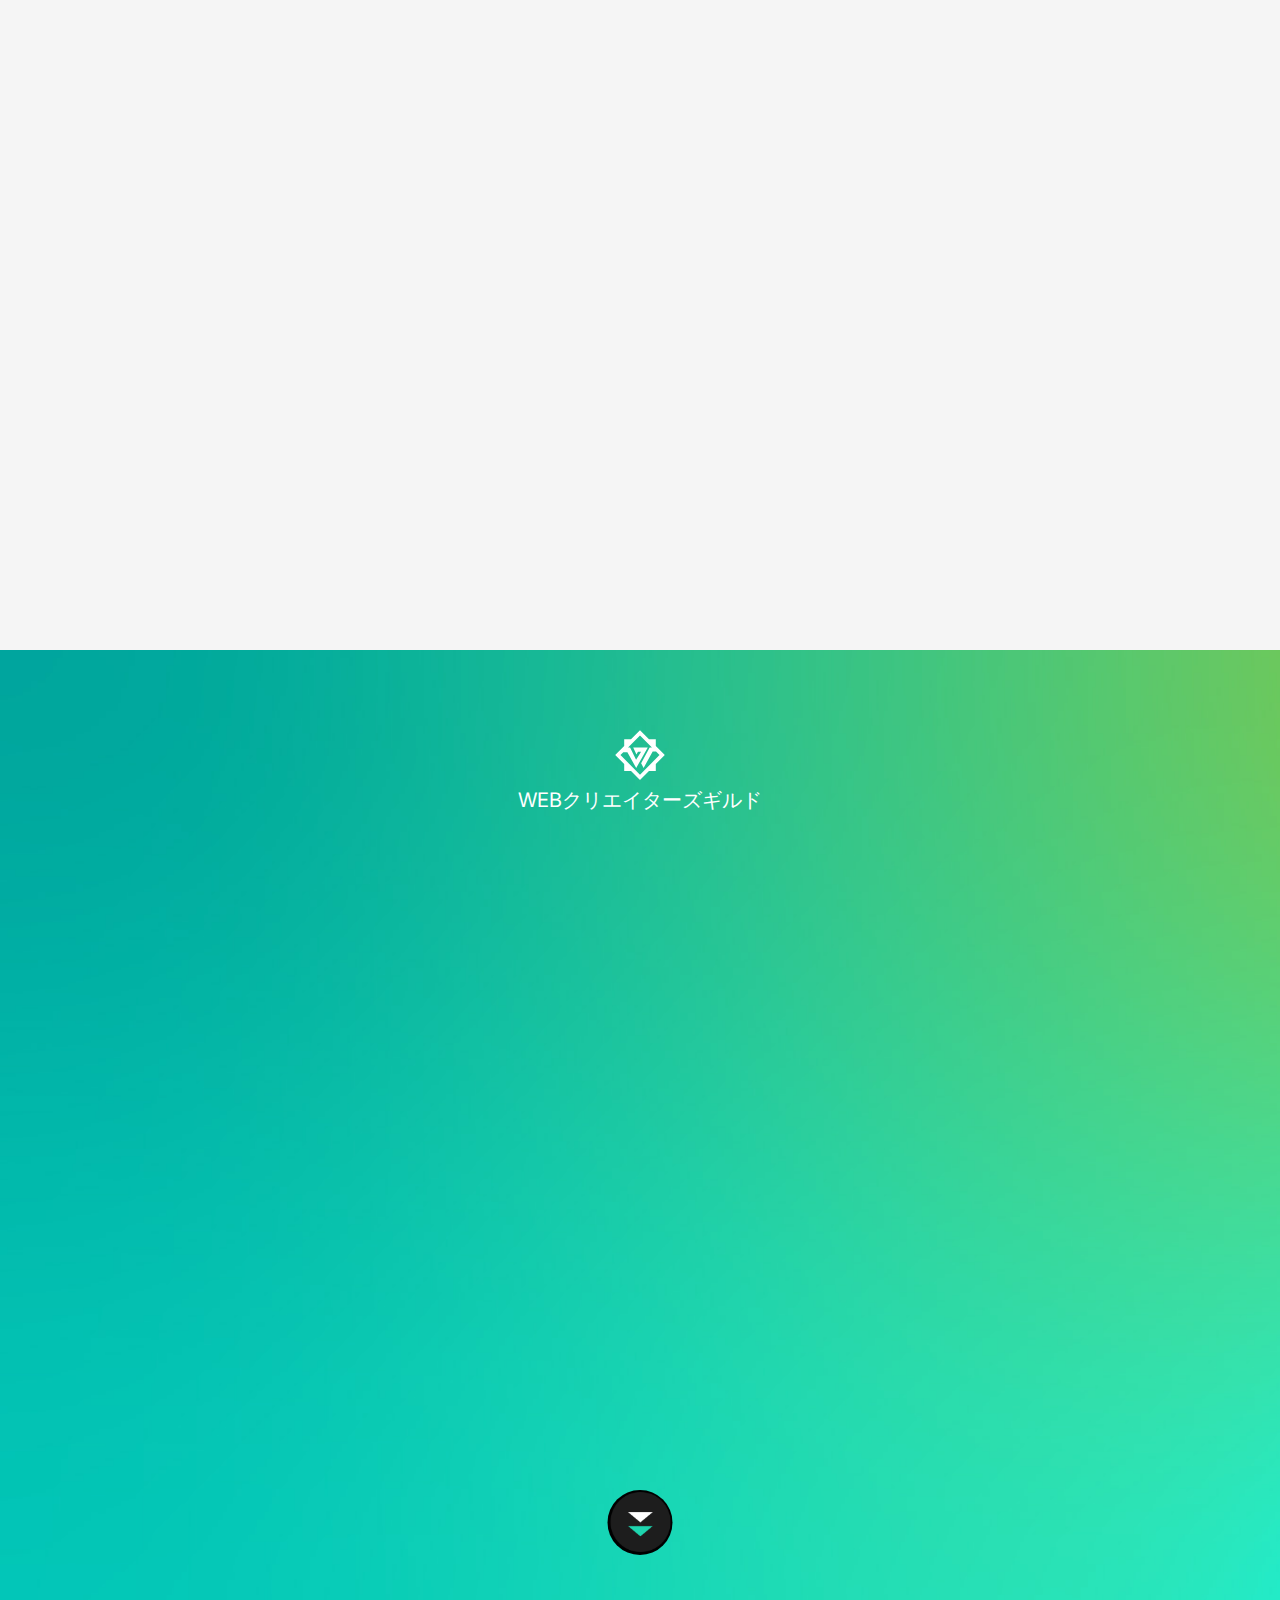
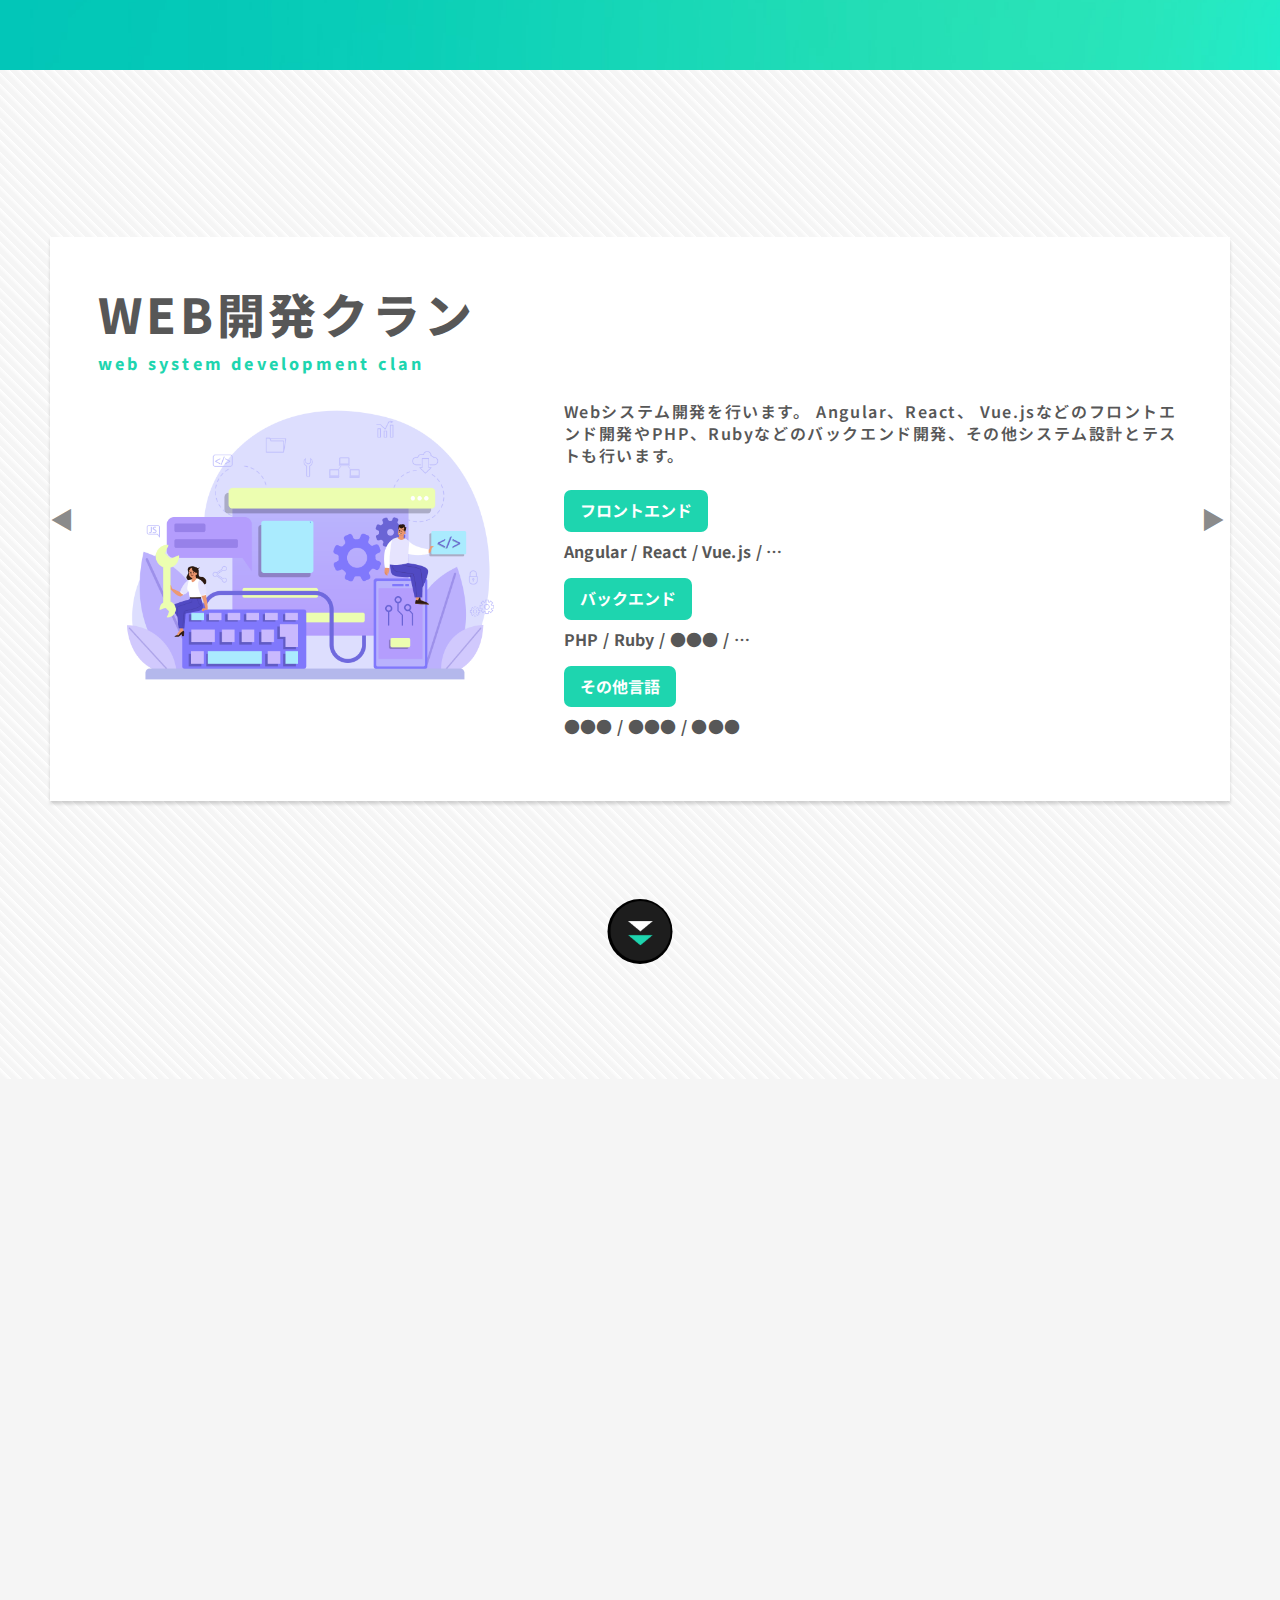
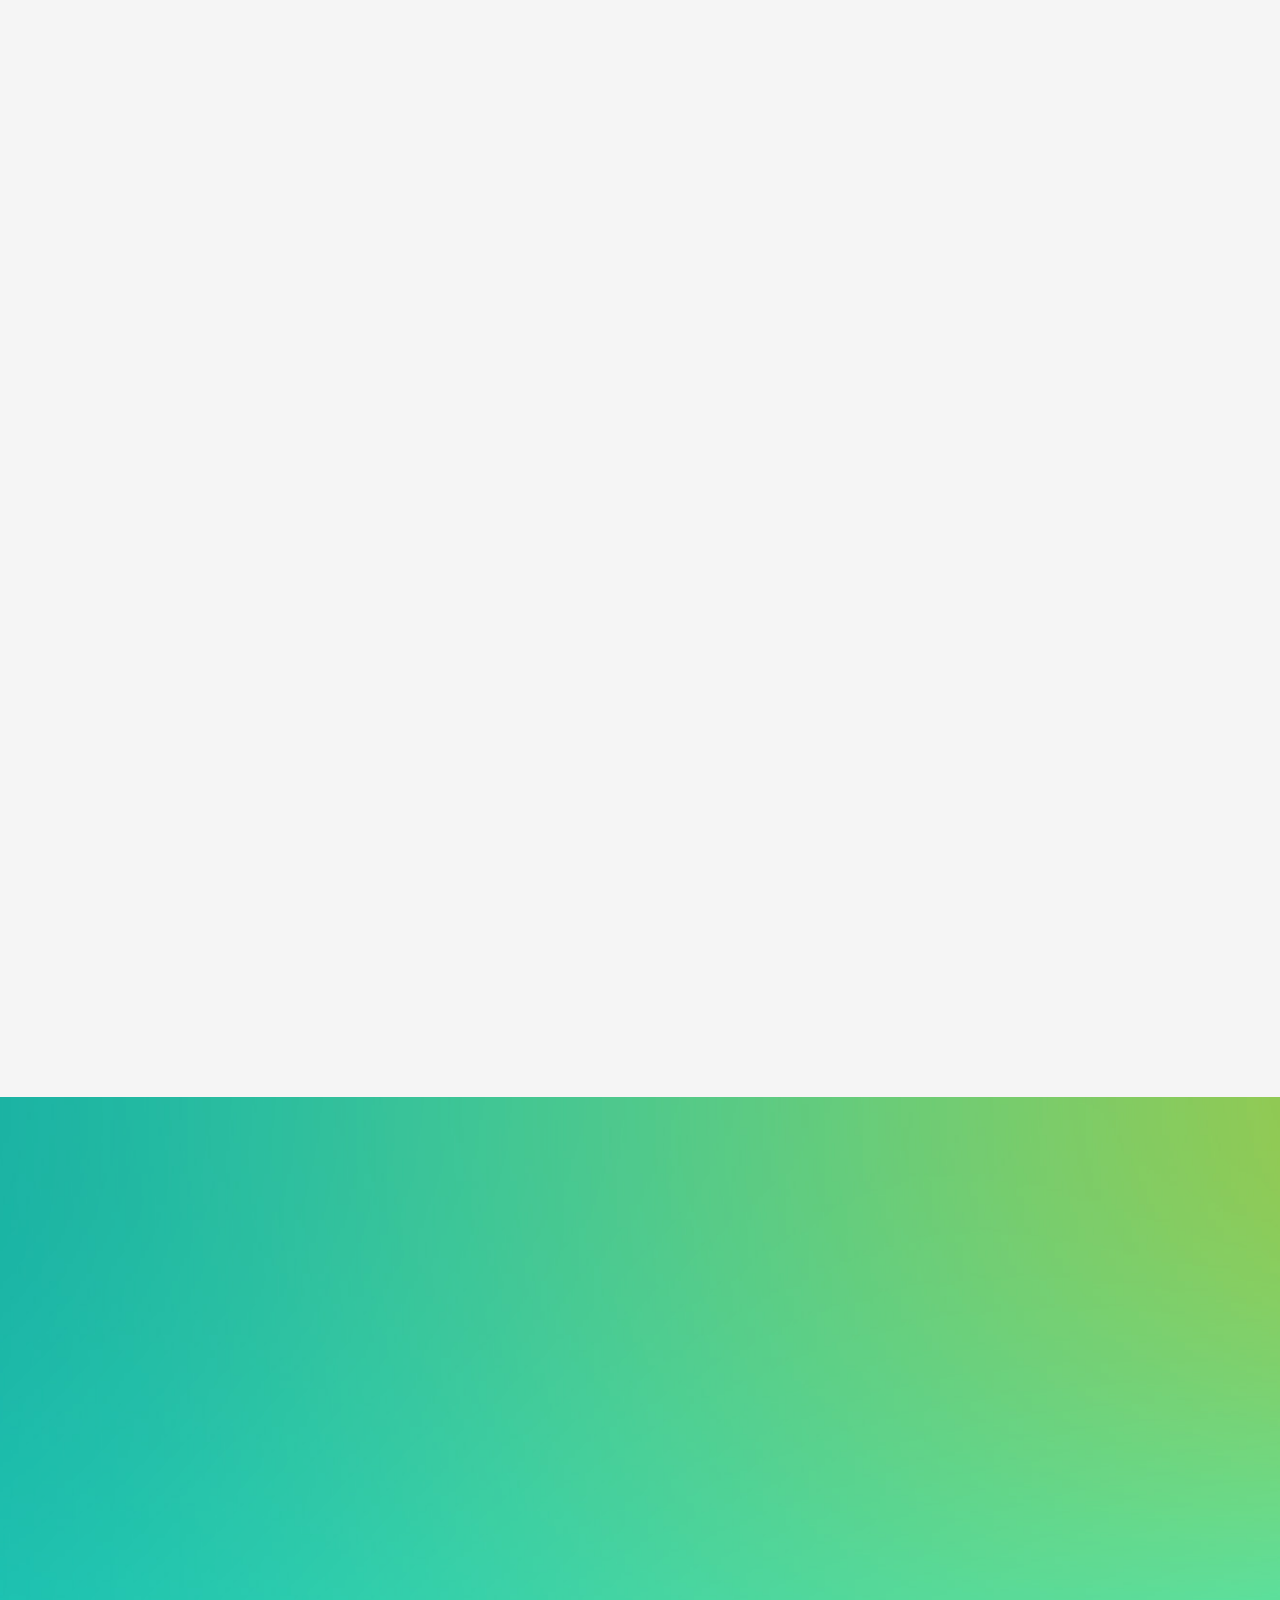
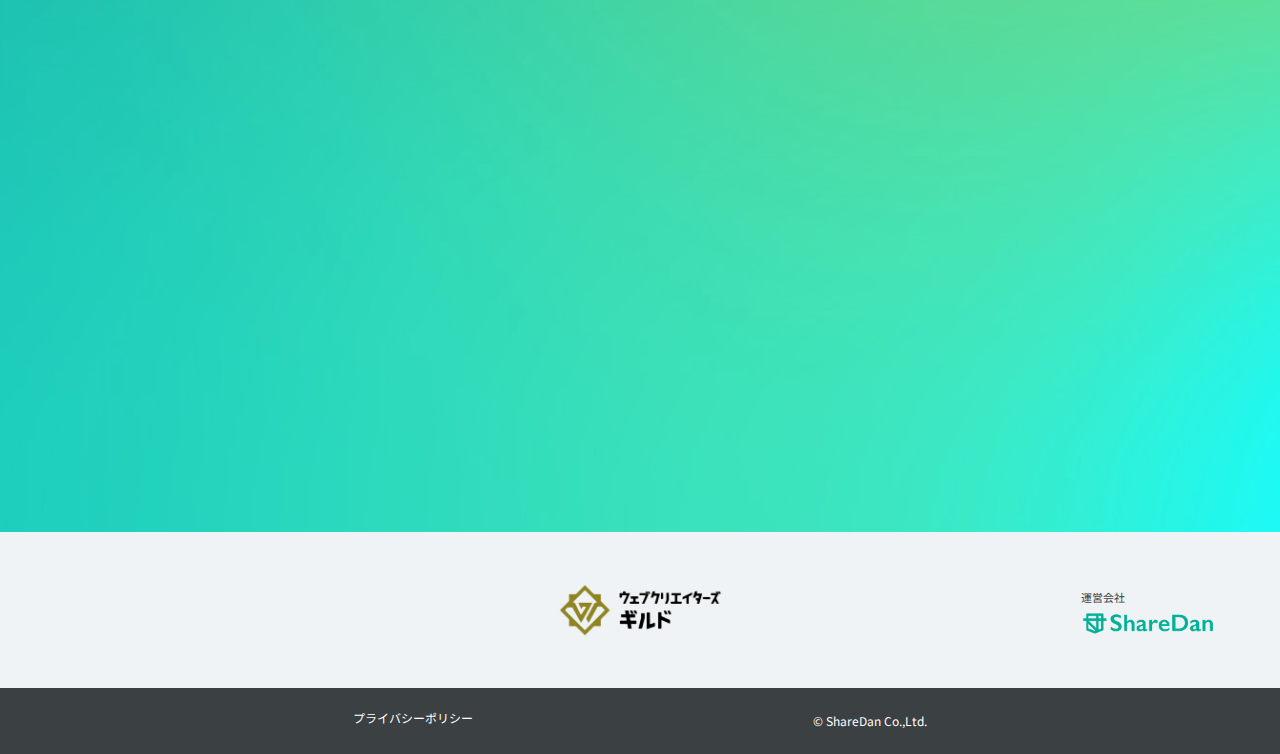
<file: landing_page/index.html>
<!DOCTYPE html>
<html lang="ja">

<head>
    <meta charset="UTF-8">
    <meta name="viewport" content="width=device-width, initial-scale=1.0">
    <title>WEBクリエイターズギルド - スキルアップと実績が積める人材育成プラットフォーム</title>
    <link
        href="https://fonts.googleapis.com/css2?family=Noto+Sans+JP:wght@400;500;700;800&family=Inter:wght@400;700&display=swap"
        rel="stylesheet">
    <link rel="stylesheet" href="assets/css/style.css">
</head>

<body>
    <header class="header">
        <nav class="header__nav">
            <a href="#about" class="header__nav-item">WEBクリエイターズギルドとは</a>
            <a href="#problems" class="header__nav-item">こんなお悩みありませんか？</a>
            <a href="#guild-system" class="header__nav-item">ギルドのしくみ</a>
            <a href="#clans" class="header__nav-item">クラン紹介</a>
            <a href="#join-process" class="header__nav-item">加入の流れ</a>
            <a href="#faq" class="header__nav-item">よくある質問</a>
            <a href="#contact" class="header__nav-item">お問い合わせ</a>
        </nav>
    </header>

    <div class="container">
        <!-- サイドCTA -->
        <div class="side-cta">
            <a href="#contact" class="side-cta__button">
                <span class="side-cta__text">今すぐ相談</span>
                <span class="side-cta__arrow">▶︎</span>
            </a>
        </div>
        <section class="hero" id="about">
            <div class="hero__images">
              <img src="assets/images/pixta_46412837_M.png" alt="クリエイター画像1" class="hero__image hero__image--1">
              <img src="assets/images/pixta_69064978_M.png" alt="クリエイター画像2" class="hero__image hero__image--2">
              <img src="assets/images/pixta_82062536_L.png" alt="クリエイター画像3" class="hero__image hero__image--3">
              <img src="assets/images/pixta_67515084_M.png" alt="クリエイター画像4" class="hero__image hero__image--4">
            </div>
            
            <!-- モバイル用の5段構成 (375px) -->
            <div class="hero__mobile-content">
              <div class="hero__text-first">仲間と一緒に</div>
              <div class="hero__text-highlight-wrapper">
                <div class="hero__text-highlight">WEB職人</div>
              </div>
              <div class="hero__text-last">になろう！</div>
              <div class="hero__tags-row">
                <div class="hero__tag hero__tag--web-dev">
                  <span># WEB開発</span>
                </div>
                <div class="hero__tag hero__tag--web-design">
                  <span># WEB制作</span>
                </div>
              </div>
              <div class="hero__tag hero__tag--web-marketing">
                <span># WEBマーケティング</span>
              </div>
            </div>
            
            <!-- 従来の構造 (768px以上) -->
            <div class="hero__slogan">
              <!-- 上部行 -->
              <div class="hero__slogan-row hero__slogan-row--top">
                <div class="hero__slogan-text hero__slogan-text--first">仲間と一緒に</div>
              </div>
              <!-- 下部行 -->
              <div class="hero__slogan-row hero__slogan-row--bottom">
                <div class="hero__slogan-box-wrapper">
                  <div class="hero__slogan-text-box">
                    <div class="hero__slogan-text hero__slogan-text--highlight">WEB職人</div>
                  </div>
                </div>
                <div class="hero__slogan-text hero__slogan-text--last">になろう！</div>
              </div>
            </div>
          
            <!-- 従来のタグ群 -->
            <div class="hero__tags">
              <div class="hero__tag hero__tag--web-dev">
                <span># WEB開発</span>
              </div>
              <div class="hero__tag hero__tag--web-design">
                <span># WEB制作</span>
              </div>
              <div class="hero__tag hero__tag--web-marketing">
                <span># WEBマーケティング</span>
              </div>
            </div>
          </section>
        <!-- プラットフォームセクション -->
        <section class="platform">
            <div class="platform__bg"></div>
            <div class="platform__container">
                <div class="platform__header">
                    <div class="platform__logo">
                        <img src="assets/images/logo.svg" alt="WEBクリエイターズギルド" class="platform__logo-image" width="96" height="96">
                    </div>
                    <h2 class="platform__title">スキルアップと実績が積める人材育成プラットフォーム</h2>
                    <div class="platform__buttons">
                        <a href="#contact" class="platform__button">今すぐ相談</a>
                        <a href="#" class="platform__button">イベント情報</a>
                    </div>
                </div>
                <div class="platform__content">
                    <div class="platform__illustration">
                        <img src="assets/images/asset2.svg" alt="イラスト" class="platform__image" width="627" height="360">
                    </div>
                    <div class="platform__text">
                        <h3 class="platform__subtitle animate">駆け出しクリエイターが<br>レベルアップするための<br>プラットフォーム</h3>
                        <p class="platform__description animate delay-1">
                            実力主義のWEB業界。<br>
                            経験や実績がゼロだと、<br>
                            なかなか思い通りの仕事ができないのが現実。<br><br>

                            WEBクリエイターズギルドは、<br>
                            こんな悩みを持つクリエイターのための<br>
                            人材育成プラットフォームです。<br><br>

                            仲間たちと一緒にスキルと実績を積んで、<br>
                            WEB業界で活躍できる「WEB職人」を目指しませんか？
                        </p>
                    </div>
                </div>
            </div>
        </section>
        <!-- 悩みセクション -->
        <section class="problems" id="problems">
            <div class="problems__title-box animate">
                <h2 class="problems__title">こんなことで悩んでいませんか？</h2>
            </div>
            <div class="problems__grid">
                <!-- 1つ目の問題カード -->
                <div class="problems__card animate delay-1">
                    <div class="problems__icon">
                        <img src="assets/images/image11.png" alt="フリーランスの悩み" width="260" height="260">
                    </div>
                    <div class="problems__text-container">
                        <h3 class="problems__card-title">
                            フリーランスのWebクリエイターに<br>なりたくて勉強したけど、<br>
                            <span class="problems__highlight-wrapper">
                                <strong class="problems__highlight-text">1人で仕事ができるか不安。</strong>
                                <span class="problems__custom-underline"></span>
                            </span>
                        </h3>
                    </div>
                </div>
                <!-- 2つ目の問題カード -->
                <div class="problems__card animate delay-2">
                    <div class="problems__icon">
                        <img src="assets/images/image12.png" alt="転職の悩み" width="260" height="260">
                    </div>
                    <div class="problems__text-container">
                        <h3 class="problems__card-title">
                            面接でスキルが足りない、<br>実績がないと難しいと言われて<br>
                            <span class="problems__highlight-wrapper">
                                <strong class="problems__highlight-text">転職が思うようにできない。</strong>
                                <span class="problems__custom-underline"></span>
                            </span>
                        </h3>
                    </div>
                </div>

                <!-- 3つ目の問題カード -->
                <div class="problems__card animate delay-3">
                    <div class="problems__icon">
                        <img src="assets/images/image13.png" alt="実績の悩み" width="260" height="260">
                    </div>
                    <div class="problems__text-container">
                        <h3 class="problems__card-title">
                            実績を積みたいけれど、<br>
                            <span class="problems__highlight-wrapper">
                                <strong class="problems__highlight-text">どうすればいいか</strong>
                                <span class="problems__custom-underline"></span>
                            </span><br>
                            <span class="problems__highlight-wrapper">
                                <strong class="problems__highlight-text">わからない。</strong>
                                <span class="problems__custom-underline"></span>
                            </span>
                        </h3>
                    </div>
                </div>
            </div>
            <div class="problems__solution-text animate delay-4">
                WEBクリエイターズギルドには、<br>あなたの悩みを解決する仕組みがあります。
            </div>
            <div class="circle-nav">
                <div class="circle-nav__circle">
                    <img src="assets/images/icon-next.png" alt="Next" class="circle-nav__icon">
                </div>
            </div>
        </section>

        <!-- ギルドのしくみセクション -->
        <section class="guild-system" id="guild-system">
            <h2 class="guild-system__title">
                <div class="guild-system__title-inner">
                  <img src="assets/images/logo.svg" alt="WEBクリエイターズギルド" class="guild-system__logo">
                  <span class="guild-system__logo-text">WEBクリエイターズギルド</span>
                  <span class="guild-system__heading-text">ギルドのしくみ</span>
                </div>
            </h2>
            <p class="guild-system__description animate delay-1">
                WEBクリエイターズギルドでは、クランというチーム単位で開発や制作などの活動を行います。<br>
                WEBクリエイターズギルドに参加したメンバーは、ギルド内で実施される育成メソッドに参加してもらい、クラン（仕事の現場）で必要とされるスキルを身につけてもらいます。
            </p>
            <!-- ギルドのしくみ図 -->
            <div class="guild-system__diagram animate delay-2">
                <picture>
                    <source media="(min-width: 768px)" srcset="assets/images/guild-pc.svg">
                    <img src="assets/images/guild-sp.svg" alt="ギルドのしくみ図" class="guild-system__diagram-image">
                </picture>
                </div>
        </section>

        <section class="clans" id="clans">
            <div class="clans__bg"></div>
            <div class="clans__color-bg"></div>
            <div class="clans__logo-block">
                <img src="assets/images/logo.svg" alt="WEBクリエイターズギルド" class="clans__logo-image">
                <p class="clans__logo-text">WEBクリエイターズギルド</p>
            </div>
            <h2 class="clans__title animate">
                あなたの<span class="clans__title-emphasis">「なりたい！」</span>をバックアップ！
            </h2>
            <div class="clans__cards">
                <!-- 左のカード -->
                <div class="clans__card-container animate delay-1">
                    <div class="clan-card__icon clan-card__icon--left">
                        <h3 class="clan-card__title">実践的な<br>スキルを<br>つけたい！</h3>
                    </div>
                    <div class="clan-card clan-card--left">
                        <h4 class="clan-card__subtitle">即戦力育成のための<br>育成メソッド</h4>
                        <div class="clan-card__image-container">
                            <img src="assets/images/image16.png" alt="実践的なスキルをつけたい！" width="64" height="64">
                        </div>
                        <p class="clan-card__description clan-card__description--left">
                            2019年からWEBクリエイターを育ててきたWEBクリエイターズギルド。そのノウハウを活かし開発した独自の育成メソッドで、WEBスクールや独学では習得が難しい「現場で使えるスキル」獲得のためのバックアップを行います。
                        </p>
                    </div>
                </div>
        
                <!-- 中央のカード -->
                <div class="clans__card-container animate delay-2">
                    <div class="clan-card__icon clan-card__icon--center">
                        <h3 class="clan-card__title">頼れる<br>先輩から<br>学びたい！</h3>
                    </div>
                    <div class="clan-card clan-card--center">
                        <h4 class="clan-card__subtitle">クランリーダーの<br>OJT</h4>
                        <div class="clan-card__image-container">
                            <img src="assets/images/image15.png" alt="頼れる先輩から学びたい！" width="65" height="65">
                        </div>
                        <p class="clan-card__description clan-card__description--center">
                            現場経験が豊富なクランリーダーが、プログラミングなどの技術的なフォローはもちろん、現場での仕事の進め方などをOJT形式で行います。「職場の頼れる先輩」がクランメンバーのスキルアップを支援します。
                        </p>
                    </div>
                </div>
        
                <!-- 右のカード -->
                <div class="clans__card-container animate delay-3">
                    <div class="clan-card__icon clan-card__icon--right">
                        <h3 class="clan-card__title">仲間と<br>助け合い<br>成長したい！</h3>
                    </div>
                    <div class="clan-card clan-card--right">
                        <h4 class="clan-card__subtitle">クランメンバーが<br>フォローアップ</h4>
                        <div class="clan-card__image-container">
                            <img src="assets/images/image14.png" alt="仲間と助け合い成長したい！" width="90" height="79">
                        </div>
                        <p class="clan-card__description clan-card__description--right">
                            各クランでは、クラン所属のメンバー間で定例ミーティングやオンライン飲み会などを開催し、メンバー同士で現状や課題を共有する時間を設けて、「困ったときは相談できて、助け合える」チームづくりをしています。
                        </p>
                    </div>
                </div>
            </div>
            <h2 class="skills__title animate">
                さあ、あなたはどんなスキルを身につけたい？
            </h2>
            <div class="circle-nav circle-nav--skills">
                <div class="circle-nav__circle">
                    <img src="assets/images/icon-next.png" alt="Next" class="circle-nav__icon">
                </div>
            </div>
        </section>

        <!-- スキルセクション -->
        <section class="skills" id="skills">
            <div class="skills__tabs animate delay-1">
                <div class="skills__tab skills__tab--active" data-tab="web-dev">WEB開発</div>
                <div class="skills__tab" data-tab="web-design">WEB制作</div>
                <div class="skills__tab" data-tab="web-marketing">営業・マーケ</div>
            </div>

            <div class="skills__content-wrapper">
                <div class="skills__nav-button skills__nav-button--prev">◀︎</div>
                <div class="skills__nav-button skills__nav-button--next">▶︎</div>
                <div class="skills__contents-container">
                    <div class="skills__content skills__content--active" id="web-dev-content">
                        <h3 class="skills__content-title">WEB開発クラン</h3>
                        <p class="skills__content-subtitle">web system development clan</p>
                        <div class="skills__content-layout">
                            <div class="skills__content-image-wrapper">
                                <img src="assets/images/engineer.png" alt="WEB開発" class="skills__content-image">
                            </div>
                            <div class="skills__content-details">
                                <p class="skills__content-description">
                                    Webシステム開発を行います。
                                    Angular、React、 Vue.jsなどのフロントエンド開発やPHP、Rubyなどのバックエンド開発、その他システム設計とテストも行います。
                                </p>
                                <div class="skills__content-tech-list">
                                    <div class="skills__tech-item">
                                        <div class="skills__tech-name">フロントエンド</div>
                                        <div class="skills__tech-languages">Angular / React / Vue.js / …</div>
                                    </div>
                                    <div class="skills__tech-item">
                                        <div class="skills__tech-name">バックエンド</div>
                                        <div class="skills__tech-languages">PHP / Ruby / ●●● / …</div>
                                    </div>
                                    <div class="skills__tech-item">
                                        <div class="skills__tech-name">その他言語</div>
                                        <div class="skills__tech-languages">●●● / ●●● / ●●●</div>
                                    </div>
                                </div>
                            </div>
                        </div>
                    </div>
                    <div class="skills__content" id="web-design-content">
                        <h3 class="skills__content-title">WEB制作クラン</h3>
                        <p class="skills__content-subtitle">web design clan</p>
                        <div class="skills__content-layout">
                            <div class="skills__content-image-wrapper">
                                <img src="assets/images/webproduction.png" alt="WEB制作" class="skills__content-image">
                            </div>
                            <div class="skills__content-details">
                                <p class="skills__content-description">
                                    Webサイト制作を行います。
                                    HTML/CSS、JavaScript、WordPressなどを使ったWebサイト制作やデザイン、UI/UXの改善などを行います。
                                </p>
                                <div class="skills__content-tech-list">
                                    <div class="skills__tech-item">
                                        <div class="skills__tech-name">フロントエンド</div>
                                        <div class="skills__tech-languages">HTML / CSS / JavaScript / …</div>
                                    </div>
                                    <div class="skills__tech-item">
                                        <div class="skills__tech-name">CMS</div>
                                        <div class="skills__tech-languages">WordPress / ●●● / …</div>
                                    </div>
                                    <div class="skills__tech-item">
                                        <div class="skills__tech-name">デザイン</div>
                                        <div class="skills__tech-languages">Figma / Adobe XD / Photoshop</div>
                                    </div>
                                </div>
                            </div>
                        </div>
                    </div>
                    <div class="skills__content" id="web-marketing-content">
                        <h3 class="skills__content-title">営業・マーケクラン</h3>
                        <p class="skills__content-subtitle">marketing clan</p>
                        <div class="skills__content-layout">
                            <div class="skills__content-image-wrapper">
                                <img src="assets/images/clan-sales-marketing.png" alt="営業・マーケ" class="skills__content-image">
                            </div>
                            <div class="skills__content-details">
                                <p class="skills__content-description">
                                    営業活動や広告運用を行います。Webシステム開発やWebサイト制作の新規営業、企画・提案やリスティング広告をはじめとするWeb広告の運用を行います。
                                </p>
                                <div class="skills__content-tech-list">
                                    <div class="skills__tech-item">
                                        <div class="skills__tech-name">リスティング</div>
                                        <div class="skills__tech-languages">Google Ads / Yahoo! Ads / …</div>
                                    </div>
                                    <div class="skills__tech-item">
                                        <div class="skills__tech-name">SNS広告</div>
                                        <div class="skills__tech-languages">Facebook / Instagram / Twitter / …</div>
                                    </div>
                                    <div class="skills__tech-item">
                                        <div class="skills__tech-name">分析</div>
                                        <div class="skills__tech-languages">Google Analytics / Looker Studio</div>
                                    </div>
                                </div>
                            </div>
                        </div>
                    </div>
                </div>
            </div>
            <div class="skills__entry-title animate">このクランに入るには?</div>
            <div class="circle-nav">
                <div class="circle-nav__circle">
                    <img src="assets/images/icon-next.png" alt="Next" class="circle-nav__icon">
                </div>
            </div>
        </section>

        <!-- 加入の流れセクション -->
        <section class="join-process" id="join-process">
            <h2 class="join-process__heading animate delay-1">ご連絡〜クラン加入までの流れ</h2>
            <ol class="join-process__steps">
                <li class="join-step animate delay-1">
                    <div class="join-step__badge" data-step="01"></div>
                    <h3 class="join-step__title">まずはフォームにてご連絡ください。</h3>
                </li>
                <li class="join-step animate delay-2">
                    <div class="join-step__badge" data-step="02"></div>
                    <h3 class="join-step__title">事務局からご返信、その後オンラインで面談と審査をいたします。</h3>
                </li>
                <li class="join-step animate delay-3">
                    <div class="join-step__badge" data-step="03"></div>
                    <h3 class="join-step__title">審査に合格したら、株式会社ShareDanとNDAを結んでいただき、<br>ギルドメンバーとして登録をいたします。</h3>
                </li>
                <li class="join-step animate delay-4">
                    <div class="join-step__badge" data-step="04"></div>
                    <h3 class="join-step__title">育成メソッドを受講していただきます。</h3>
                </li>
                <li class="join-step animate delay-5">
                    <div class="join-step__badge" data-step="05"></div>
                    <h3 class="join-step__title">希望するクランのメンバー公募に応募をしていただき、<br>審査を受けていただきます。</h3>
                </li>
                <li class="join-step animate delay-6">
                    <div class="join-step__badge" data-step="06"></div>
                     <h3 class="join-step__title">審査に合格したら、株式会社ShareDanと業務委託契約書を結んでいただき、<br>クランメンバーとして登録をいたします。</h3>
                </li>
            </ol>
        </section>

        <!-- FAQセクション -->
        <section class="faq" id="faq">
            <h2 class="faq__title animate">よくあるご質問</h2>
            <div class="faq__items">
                <div class="faq-item animate delay-1">
                    <div class="faq-item__question">
                        <div class="faq-item__q-marker">Q</div>
                        <div class="faq-item__q-text">未経験でもWEBクリエイターズギルドに入れますか？</div>
                        <div class="faq-item__toggle"></div>
                    </div>
                    <div class="faq-item__answer">
                        <div class="faq-item__a-marker">A</div>
                        <div class="faq-item__a-text">
                            はい、未経験の方でもご参加いただけます。ただし、基本的なHTMLやCSSの知識があることが望ましいです。ギルド内の育成メソッドを通じて必要なスキルを身につけていただくことができます。
                        </div>
                    </div>
                </div>
                <div class="faq-item animate delay-2">
                    <div class="faq-item__question">
                        <div class="faq-item__q-marker">Q</div>
                        <div class="faq-item__q-text">年齢制限はありますか？</div>
                        <div class="faq-item__toggle"></div>
                    </div>
                    <div class="faq-item__answer">
                        <div class="faq-item__a-marker">A</div>
                        <div class="faq-item__a-text">
                            いいえ、年齢制限はありません。現在のメンバーは20代から40代まで幅広い年齢層の方々が活躍しています。やる気とWeb業界で成長したいという意欲があれば、どなたでもご参加いただけます。
                        </div>
                    </div>
                </div>
                <div class="faq-item animate delay-3">
                    <div class="faq-item__question">
                        <div class="faq-item__q-marker">Q</div>
                        <div class="faq-item__q-text">WEB職人ってなんですか？</div>
                        <div class="faq-item__toggle"></div>
                    </div>
                    <div class="faq-item__answer">
                        <div class="faq-item__a-marker">A</div>
                        <div class="faq-item__answer-content">
                            <div class="faq-item__a-text">
                                WEBクリエイターズギルドでは、独自のレベル設定をしており、「WEB職人」は以下の図の「職人」レベルを言います。
                            </div>
                            <div class="level-chart">
                                <div class="level-chart__card level-chart__card--apprentice">
                                    <div class="level-chart__header">見習い</div>
                                    <div class="level-chart__content">
                                        <div class="level-chart__point">HTML/CSSなどの基本的な知識は知っている。</div>
                                        <div class="level-chart__point">仕事の知識はあまりない。（未経験）</div>
                                        <div class="level-chart__point">クリエイター歴1年目程度のスキルセット。</div>
                                    </div>
                                </div>
                                <div class="level-chart__card level-chart__card--disciple">
                                    <div class="level-chart__header">徒弟</div>
                                    <div class="level-chart__content">
                                        <div class="level-chart__point">特定のスキルを使った仕事ができる。</div>
                                        <div class="level-chart__point">自身の仕事の責任をとることはできない。</div>
                                        <div class="level-chart__point">クリエイター歴3年目<br>程度のスキルセット。</div>
                                    </div>
                                </div>
                                <div class="level-chart__card level-chart__card--craftsman">
                                    <div class="level-chart__header">職人</div>
                                    <div class="level-chart__content">
                                        <div class="level-chart__point">複数スキルを使った仕事ができる。</div>
                                        <div class="level-chart__point">自分自身の仕事の責任をとることができる。</div>
                                        <div class="level-chart__point">クリエイター歴5年目<br>程度のスキルセット。</div>
                                    </div>
                                </div>
                                <div class="level-chart__card level-chart__card--master">
                                    <div class="level-chart__header">親方</div>
                                    <div class="level-chart__content">
                                        <div class="level-chart__point">複数スキルを使った仕事ができる。</div>
                                        <div class="level-chart__point">チームの仕事の責任をとることができる。</div>
                                        <div class="level-chart__point">クリエイター歴5年目〜程度のスキルセット。</div>
                                    </div>
                                </div>
                            </div>
                        </div>
                    </div>
                </div>
                <div class="faq-item animate delay-4">
                    <div class="faq-item__question">
                        <div class="faq-item__q-marker">Q</div>
                        <div class="faq-item__q-text">ギルドメンバーの面接で審査に落ちることはありますか？</div>
                        <div class="faq-item__toggle"></div>
                    </div>
                    <div class="faq-item__answer">
                        <div class="faq-item__a-marker">A</div>
                        <div class="faq-item__a-text">
                            はい、審査に落ちる可能性もあります。ただし、審査ではスキルだけでなく、意欲や姿勢も重視しています。また、一度審査に通らなかった場合でも、足りないスキルを補った上で再度チャレンジしていただくことは可能です。
                        </div>
                    </div>
                </div>
            </div>
        </section>

        <!-- お問い合わせフォーム -->
        <section class="contact" id="contact">
            <div class="contact__background">
                <img src="assets/images/image.png" alt="背景" class="contact__background-image">
            </div>
            <div class="contact__wrapper">
                <div class="contact__header">
                    <div class="contact__logo animate">
                        <img src="assets/images/logo.svg" alt="WEBクリエイターズギルド" class="contact__logo-image">
                        <p class="contact__logo-text">WEBクリエイターズギルド</p>
                    </div>
                    <h2 class="contact__title animate delay-1">あなたの <span class="contact__title-emphasis">「なりたい！」</span>を応援します！</h2>
                    <h3 class="contact__subtitle animate delay-2">まずはお気軽にご相談ください！</h3>
                </div>
                
                <form class="contact-form animate delay-3">
                    <div class="contact-form__group">
                        <label class="contact-form__label">
                            お名前<span class="contact-form__required">必須</span>
                        </label>
                        <div class="contact-form__input-container">
                            <input type="text" class="contact-form__input" placeholder="入力してください">
                            <div class="contact-form__error" id="name-error"></div>
                        </div>
                    </div>
                    
                    <div class="contact-form__group">
                        <label class="contact-form__label">
                            メールアドレス<span class="contact-form__required">必須</span>
                        </label>
                        <div class="contact-form__input-container">
                            <input type="email" class="contact-form__input" placeholder="example@mail.com">
                            <div class="contact-form__error" id="email-error">エラーメッセージが入ります</div>
                        </div>
                    </div>
                    
                    <div class="contact-form__group">
                        <label class="contact-form__label">
                            ご相談内容<span class="contact-form__required">必須</span>
                        </label>
                        <div class="contact-form__input-container">
                            <textarea class="contact-form__textarea" placeholder="聞きたいことなどを入力してください"></textarea>
                            <div class="contact-form__error" id="message-error"></div>
                        </div>
                    </div>
                    
                    <div class="contact-form__checkbox-container">
                        <label class="contact-form__checkbox-label">
                            <input type="checkbox" class="contact-form__checkbox" id="privacy-policy">
                            <span class="contact-form__checkbox-text">プライバシーポリシーに同意</span>
                        </label>
                    </div>
                    
                    <div class="contact-form__submit-container">
                        <button type="submit" class="contact-form__submit-button">送信する</button>
                    </div>
                </form>
            </div>
        </section>

        <!-- フッター -->
        <footer class="footer">
            <div class="footer__main">
                <div class="footer__logo">
                    <img src="assets/images/guild_logo2.png" alt="WEBクリエイターズギルド" width="210" height="75">
                </div>
                <div class="footer__company">
                    <span class="footer__company-label">運営会社</span>
                    <div class="footer__company-logo">
                        <img src="assets/images/image1.png" alt="株式会社ShareDan" width="167" height="34">
                    </div>
                </div>
            </div>
            <div class="footer__info">
                <div class="footer__links">
                    <a href="#" class="footer__link">プライバシーポリシー</a>
                </div>
                <div class="footer__copyright">© ShareDan Co.,Ltd.</div>
            </div>
        </footer>
    </div>
    <button class="back-to-top" id="backToTopBtn">
        <span>▲</span>
    </button>
    <script src="assets/js/script.js"></script>
</body>

</html>
</file>
<file: assets/css/style.css>
/*--------------------------------------------------------------
# リセットと基本設定
--------------------------------------------------------------*/
*,
*::before,
*::after {
    margin: 0;
    padding: 0;
    box-sizing: border-box;
}

html {
    font-size: 16px;
    scroll-behavior: smooth;
}

body {
    font-family: 'Noto Sans JP', sans-serif;
    color: #575757;
    background-color: #FFFFFF;
    overflow-x: hidden;
    line-height: 1.6;
    min-width: 320px;
}

.container {
    position: relative;
    width: 100%;
    max-width: 1920px;
    margin: 0 auto;
    overflow: hidden;
}

img {
    max-width: 100%;
    height: auto;
    display: block;
}

a {
    text-decoration: none;
    color: inherit;
}

/*--------------------------------------------------------------
# アニメーション用クラス
--------------------------------------------------------------*/
.animate {
    opacity: 0;
    transform: translateY(20px);
    transition: opacity 0.8s ease, transform 0.8s ease;
}

.animate.delay-1 { transition-delay: 0.2s; }
.animate.delay-2 { transition-delay: 0.4s; }
.animate.delay-3 { transition-delay: 0.6s; }
.animate.delay-4 { transition-delay: 0.8s; }
.animate.delay-5 { transition-delay: 1s; }
.animate.delay-6 { transition-delay: 1.2s; }

/*--------------------------------------------------------------
# ヘッダーとナビゲーション
--------------------------------------------------------------*/
.header {
    position: fixed;
    top: -70px;
    left: 0;
    width: 100%;
    z-index: 1000;
    transition: all 0.3s ease;
    background-color: transparent;
}

.header.visible {
    top: 0;
}

.header__nav {
    display: none;
    max-width: 1920px;
    margin: 0 auto;
    padding: 10px;
    justify-content: center;
    align-items: center;
}

.header__nav-item {
    display: inline-block;
    margin: 5px;
    padding: 8px 15px;
    background: #000000;
    border-radius: 18px;
    color: #FFFFFF;
    font-size: 14px;
    font-weight: 700;
    text-align: center;
    cursor: pointer;
    transition: all 0.3s ease;
}

.header__nav-item:hover {
    background: #1ED5AF;
}

/* モバイルメニューボタン */
.header__menu-btn {
    position: fixed;
    top: 10px;
    right: 15px;
    width: 40px;
    height: 40px;
    z-index: 1002;
    display: flex;
    flex-direction: column;
    align-items: center;
    justify-content: center;
    gap: 5px;
    background-color: #1D1D1D;
    border-radius: 50%;
    border: none;
    cursor: pointer;
    transition: all 0.3s ease;
}

.header__menu-line {
    width: 20px;
    height: 2px;
    background-color: #FFFFFF;
    transition: all 0.3s ease;
}

.header__menu-btn.active .header__menu-line:nth-child(1) {
    transform: rotate(45deg) translate(5px, 5px);
}

.header__menu-btn.active .header__menu-line:nth-child(2) {
    opacity: 0;
}

.header__menu-btn.active .header__menu-line:nth-child(3) {
    transform: rotate(-45deg) translate(5px, -5px);
}

/* モバイルメニュー */
.mobile-menu {
    position: fixed;
    top: 0;
    left: 0;
    width: 100%;
    height: 100vh;
    z-index: 999;
    display: flex;
    flex-direction: column;
    align-items: center;
    justify-content: flex-start;
    padding: 70px 20px 20px;
    background-color: #FFFFFF;
    transform: translateX(100%);
    transition: transform 0.3s ease;
    overflow-y: auto;
}

.mobile-menu.active {
    transform: translateX(0);
}

.mobile-menu__nav {
    display: flex;
    flex-direction: column;
    align-items: center;
    width: 100%;
    margin-top: 20px;
}

.mobile-menu__nav-item {
    width: 100%;
    padding: 15px 0;
    font-size: 16px;
    font-weight: 800;
    letter-spacing: 0.1em;
    text-align: center;
    color: #575757;
}

.mobile-menu__logo {
    display: flex;
    flex-direction: column;
    align-items: center;
    margin-top: 20px;
}

.mobile-menu__logo-image {
    width: 90px;
    height: 90px;
    margin-bottom: 10px;
}

.mobile-menu__logo-text {
    margin-top: 5px;
    font-size: 13px;
    color: #FFFFFF;
}

.mobile-menu__cta-button {
    margin-top: 40px;
    padding: 15px 30px;
    background-color: #000000;
    border-radius: 41px;
    color: #FFFFFF;
    font-size: 20px;
    font-weight: 700;
}

/*--------------------------------------------------------------
# CTA（行動喚起）ボタン
--------------------------------------------------------------*/
/* サイドCTA */
.side-cta {
    position: fixed;
    top: 50%;
    right: 0;
    transform: translateY(-50%);
    z-index: 100;
    display: none;
}

.side-cta__button {
    display: flex;
    flex-direction: column;
    align-items: center;
    justify-content: center;
    width: 55px;
    height: 200px;
    padding: 20px 0;
    background: #1D1D1D;
    border-radius: 15px 0 0 15px;
    cursor: pointer;
}

.side-cta__text {
    margin-bottom: 20px;
    writing-mode: vertical-rl;
    color: #FFFFFF;
    font-size: 20px;
    font-weight: 700;
}

.side-cta__arrow {
    color: #C9F554;
    font-size: 17px;
}

/* モバイル用下部CTA */
.bottom-cta {
    position: fixed;
    bottom: 0;
    left: 0;
    z-index: 999;
    display: flex;
    align-items: center;
    justify-content: center;
    width: 100%;
    height: 70px;
    background: #000000;
    color: #FFFFFF;
}

body.menu-open .bottom-cta {
    display: none;
}

.bottom-cta__text {
    font-size: 20px;
    font-weight: 700;
}

/*--------------------------------------------------------------
# ヒーローセクション
--------------------------------------------------------------*/
.hero {
    position: relative;
    display: flex;
    align-items: center;
    justify-content: center;
    width: 100%;
    height: 600px;
    padding: 0 20px;
    overflow: hidden;
}

.hero__images {
    position: absolute;
    top: 0;
    left: 0;
    z-index: 1;
    display: grid;
    grid-template-columns: repeat(2, 1fr);
    grid-template-rows: repeat(2, 1fr);
    width: 100%;
    height: 100%;
}

.hero__image {
    width: 100%;
    height: 100%;
    object-fit: cover;
}

/* モバイル用の5段構成 */
.hero__mobile-content {
    position: relative;
    z-index: 2;
    display: flex;
    flex-direction: column;
    align-items: center;
    justify-content: center;
    width: 100%;
    max-width: 320px;
    margin-top: -20px;
    transform: rotate(-4deg);
}

.hero__text-first {
    margin-bottom: 10px;
    font-family: 'Noto Sans JP', sans-serif;
    font-size: 42px;
    font-weight: 800;
    line-height: 64px;
    text-align: center;
    letter-spacing: 0.1em;
    color: #FFFFFF;
    text-shadow: 1px 1px 3px rgba(0, 0, 0, 0.2);
}

.hero__text-highlight-wrapper {
    display: inline-block;
    margin: 0 auto 10px;
    padding: 0 15px;
    background: #FFFFFF;
    box-shadow: 2px 2px 4px rgba(0, 0, 0, 0.1);
}

.hero__text-highlight {
    font-family: 'Noto Sans JP', sans-serif;
    font-size: 42px;
    font-weight: 800;
    line-height: 64px;
    text-align: center;
    letter-spacing: 0.1em;
    color: #81B100;
}

.hero__text-last {
    margin-bottom: 20px;
    font-family: 'Noto Sans JP', sans-serif;
    font-size: 43px;
    font-weight: 800;
    line-height: 66px;
    text-align: center;
    letter-spacing: 0.1em;
    color: #FFFFFF;
    text-shadow: 1px 1px 3px rgba(0, 0, 0, 0.2);
}

.hero__tags-row {
    display: flex;
    justify-content: center;
    width: 100%;
    gap: 10px;
    margin-bottom: 10px;
}

.hero__tag {
    display: flex;
    align-items: center;
    justify-content: center;
    height: 20px;
    padding: 0 10px;
    background: #81B100;
    box-shadow: 2px 2px 4px rgba(0, 0, 0, 0.1);
}

.hero__tag span {
    font-family: 'Noto Sans JP', sans-serif;
    font-size: 10px;
    font-weight: 800;
    line-height: 26px;
    letter-spacing: 0.1em;
    color: #FFFFFF;
}

/* PC表示用スタイル */
.hero__slogan, .hero__tags {
    display: none;
}

/*--------------------------------------------------------------
# プラットフォームセクション
--------------------------------------------------------------*/
.platform {
    position: relative;
    z-index: 2;
    width: 100%;
    margin-top: -16px;
    padding: 0 0 48px;
}

.platform__bg {
    position: absolute;
    top: 0;
    left: 0;
    z-index: -1;
    width: 100%;
    height: 100%;
    background: url('../images/image.png') no-repeat;
    background-size: cover;
    background-position: center top;
}

.platform__container {
    position: relative;
    z-index: 2;
    width: 100%;
    padding: 0 20px 32px;
}

.platform__header {
    margin-bottom: 32px;
    padding-top: 48px;
    text-align: center;
    color: #FFFFFF;
}

.platform__logo {
    display: flex;
    flex-direction: column;
    align-items: center;
    margin-bottom: 16px;
}

.platform__logo-image {
    width: 51px;
    height: 51px;
    margin-bottom: 8px;
    padding: 4px;
    border-radius: 50%;
}

.platform__title {
    margin-bottom: 24px;
    font-family: 'Noto Sans', sans-serif;
    font-size: 24px;
    font-weight: 800;
    line-height: 1.4;
    letter-spacing: 0.1em;
    color: #FFFFFF;
}

.platform__buttons {
    display: flex;
    flex-direction: column;
    align-items: center;
    gap: 16px;
    margin-bottom: 40px;
}

.platform__button {
    width: 100%;
    max-width: 220px;
    padding: 12px 24px;
    background: #000000;
    border-radius: 41px;
    text-align: center;
    color: #FFFFFF;
    font-family: 'Noto Sans', sans-serif;
    font-size: 20px;
    font-weight: 700;
    cursor: pointer;
    transition: all 0.3s ease;
}

.platform__button:hover {
    background: #1ED5AF;
}

.platform__content {
    display: flex;
    flex-direction: column;
    align-items: center;
}

.platform__illustration {
    width: 100%;
    margin-bottom: 32px;
}

.platform__text {
    width: 100%;
    color: #FFFFFF;
}

.platform__subtitle {
    margin-bottom: 24px;
    font-family: 'Noto Sans', sans-serif;
    font-size: 24px;
    font-weight: 800;
    line-height: 1.3;
    letter-spacing: 0.1em;
}

.platform__description {
    font-family: 'Noto Sans', sans-serif;
    font-size: 14px;
    font-weight: 600;
    line-height: 30px;
    letter-spacing: 0.1em;
}

/*--------------------------------------------------------------
# 悩みセクション
--------------------------------------------------------------*/
.problems {
    position: relative;
    padding: 48px 20px 32px;
    background-color: #F5F5F5;
}

.problems__title-box {
    position: relative;
    display: flex;
    align-items: center;
    justify-content: center;
    width: 100%;
    max-width: 348px;
    height: 64px;
    margin: 0 auto 40px;
    background: #575757;
    box-shadow: 5px 5px 10px rgba(0, 0, 0, 0.3);
}

.problems__title-box::before,
.problems__title-box::after {
    content: "";
    position: absolute;
    display: flex;
    align-items: center;
    justify-content: center;
    width: 12px;
    height: 12px;
    background: #C9F554;
    transform: rotate(-45deg);
}

.problems__title-box::before {
    top: 12px;
    left: 15px;
}

.problems__title-box::after {
    top: 12px;
    right: 15px;
}

.problems__title {
    font-size: 18px;
    font-weight: 800;
    text-align: center;
    letter-spacing: 0.1em;
    color: #FFFFFF;
}

.problems__grid {
    display: flex;
    flex-direction: column;
    align-items: center;
    gap: 64px;
    margin-top: 32px;
}

.problems__card {
    position: relative;
    display: flex;
    flex-direction: column;
    align-items: center;
    width: 100%;
    max-width: 280px;
    text-align: center;
}

.problems__icon {
    display: flex;
    align-items: center;
    justify-content: center;
    width: 206px;
    height: 206px;
    margin-bottom: 24px;
    background: #FFFFFF;
    border-radius: 50%;
    overflow: hidden;
}

.problems__text-container {
    position: relative;
    width: 100%;
}

.problems__card-title {
    width: 100%;
    margin-bottom: 10px;
    font-size: 14px;
    font-weight: 700;
    line-height: 27px;
}

.problems__highlight-wrapper {
    position: relative;
    display: inline-block;
    margin-bottom: 5px;
    padding-bottom: 5px;
}

.problems__custom-underline {
    position: absolute;
    bottom: 0;
    left: 0;
    z-index: 1;
    width: 100%;
    height: 13px;
    background: #D1FF57;
    mix-blend-mode: multiply;
}

.problems__highlight-text {
    position: relative;
    z-index: 2;
    font-size: 18px;
    font-weight: bold;
}

.problems__solution-text {
    margin-top: 48px;
    font-size: 20px;
    font-weight: 700;
    line-height: 32px;
    letter-spacing: 0.1em;
    text-align: center;
    color: #575757;
}

/* サークルナビゲーション */
.circle-nav {
    position: relative;
    height: 80px;
    margin-top: 32px;
}

.circle-nav__circle {
    position: absolute;
    top: 0;
    left: 50%;
    display: flex;
    align-items: center;
    justify-content: center;
    width: 65px;
    height: 65px;
    background-color: #000;
    border-radius: 50%;
    transform: translateX(-50%);
    cursor: pointer;
}

.circle-nav__icon {
    width: 60px;
    height: 60px;
}

/*--------------------------------------------------------------
# ギルドのしくみセクション
--------------------------------------------------------------*/
.guild-system {
    position: relative;
    padding: 0 0 64px;
    background-color: #F5F5F5;
}

.guild-system__bg {
    position: absolute;
    top: 0;
    left: 0;
    z-index: 0;
    width: 100%;
    height: 197px;
    background: #1ED5AF;
}

.guild-system__header {
    position: relative;
    z-index: 2;
    text-align: center;
}

.guild-system__logo-container {
    display: flex;
    flex-direction: row;
    align-items: center;
    justify-content: center;
    margin-bottom: 16px;
}

.guild-system__logo {
    width: 71px;
    height: 71px;
    margin-bottom: 8px;
}

.guild-system__logo-text {
    display: block;
    margin-bottom: 16px;
    font-family: 'Inter', sans-serif;
    font-size: 27px;
    font-weight: 400;
    line-height: 1.2;
    color: #FFFFFF;
}

.guild-system__heading-text {
    display: block;
    font-family: 'Noto Sans', sans-serif;
    font-size: 38px;
    font-weight: 800;
    line-height: 63px;
    letter-spacing: 0.08em;
    color: #FFFFFF;
}

.guild-system__title {
    position: relative;
    box-sizing: border-box;
    width: 100vw;
    margin: 0 0 0 -50vw;
    padding: 48px 0;
    left: 50%;
    right: 50%;
    text-align: center;
    background: #1ED5AF;
}

.guild-system__title-inner {
    display: flex;
    flex-direction: column;
    align-items: center;
    justify-content: center;
    max-width: 1200px;
    margin: 0 auto;
    padding: 0 20px;
}

.guild-system__description {
    margin-top: 48px;
    padding: 0 20px;
    font-size: 14px;
    line-height: 30px;
}

.guild-system__diagram {
    margin-top: 32px;
    padding: 0 20px;
    text-align: center;
    display: flex;
    justify-content: center;
}

.guild-system__diagram-image {
    max-width: 100%;
    height: auto;
}

/*--------------------------------------------------------------
# クランセクション
--------------------------------------------------------------*/
.clans {
    position: relative;
    padding: 64px 20px 32px;
    background: #F5F5F5;
    overflow: hidden;
}

.clans__bg {
    position: absolute;
    top: 0;
    left: 0;
    z-index: 0;
    width: 100%;
    height: 100%;
    background: url('../images/image.png');
    background-size: cover;
}

.clans__color-bg {
    position: absolute;
    top: 0;
    left: 0;
    z-index: -1;
    width: 100%;
    height: 197px;
    background: #1ED5AF;
}

.clans__logo-block {
    position: relative;
    z-index: 5;
    display: flex;
    flex-direction: column;
    align-items: center;
    justify-content: center;
    margin-bottom: 16px;
}

.clans__logo-image {
    width: 50px;
    height: 50px;
    margin-bottom: 8px;
    border-radius: 50%;
}

.clans__logo-text {
    margin: 0;
    font-family: 'Inter', sans-serif;
    font-size: 20px;
    line-height: 1.2;
    text-align: center;
    color: #FFFFFF;
}

.clans__title {
    position: relative;
    z-index: 2;
    margin-bottom: 32px;
    padding-top: 16px;
    font-family: 'Noto Sans', sans-serif;
    font-size: 27px;
    font-weight: 800;
    line-height: 1.4;
    text-align: center;
    letter-spacing: 0.08em;
    color: #FFFFFF;
}

.clans__title-emphasis {
    display: inline-block;
    font-weight: 900;
}

.clans__cards {
    position: relative;
    z-index: 2;
    display: flex;
    flex-direction: column;
    align-items: center;
    gap: 128px;
}

/* クランカードコンポーネント */
.clans__card-container {
    position: relative;
    width: 100%;
    max-width: 350px;
    margin-top: 85px;
}

.clan-card {
    position: relative;
    z-index: 1;
    display: flex;
    flex-direction: column;
    align-items: center;
    width: 100%;
    padding: 30px 15px;
    background: #FFFFFF;
    border-radius: 10px;
    box-shadow: 0 4px 6px rgba(0, 0, 0, 0.1);
}

.clan-card__icon {
    position: absolute;
    top: -110px;
    left: 50%;
    z-index: 2;
    display: flex;
    align-items: center;
    justify-content: center;
    width: 170px;
    height: 170px;
    background: #C9F554;
    border-radius: 50%;
    box-shadow: 0 4px 6px rgba(0, 0, 0, 0.1);
    transform: translateX(-50%);
}

.clan-card__title {
    font-size: 22px;
    font-weight: 800;
    text-align: center;
    letter-spacing: 0.1em;
    color: #575757;
}

.clan-card__subtitle {
    margin: 40px 0 16px;
    font-size: 20px;
    font-weight: 800;
    text-align: center;
    letter-spacing: 0.1em;
}

.clan-card__image-container {
    display: flex;
    justify-content: center;
    align-items: center;
    width: 100%;
    margin: 16px 0;
}

.clan-card__description {
    width: 100%;
    margin: 0 auto;
    font-family: 'Noto Sans', sans-serif;
    font-size: 14px;
    font-weight: 600;
    line-height: 22px;
    letter-spacing: 0.1em;
    color: #575757;
}

/*--------------------------------------------------------------
# スキルセクション
--------------------------------------------------------------*/
.skills {
    position: relative;
    padding: 48px 10px 64px;
    background: repeating-linear-gradient(45deg, #f5f5f5, #f5f5f5 4px, #fff 8px, #fff 4px);
}

.skills__title {
    position: relative;
    z-index: 2;
    margin-bottom: 32px;
    font-size: 24px;
    font-weight: 800;
    text-align: center;
    letter-spacing: 0.08em;
    color: #FFFFFF;
}

.skills__tabs {
    position: relative;
    z-index: 10;
    display: flex;
    justify-content: center;
    margin-bottom: 32px;
    padding-bottom: 8px;
    overflow-x: auto;
    -webkit-overflow-scrolling: touch;
    scrollbar-width: none;
}

.skills__tabs::-webkit-scrollbar {
    display: none;
}

.skills__tab {
    flex-shrink: 0;
    margin: 0 8px;
    padding: 8px 10px;
    background: #FFFFFF;
    border: 3px solid #575757;
    border-radius: 8px;
    white-space: nowrap;
    font-weight: 800;
    font-size: 16px;
    cursor: pointer;
}

.skills__tab--active {
    background: #C9F554;
}

.skills__content-wrapper {
    position: relative;
    width: 100%;
    min-height: 400px;
}

.skills__nav-button {
    position: absolute;
    top: 50%;
    z-index: 10;
    display: flex;
    align-items: center;
    justify-content: center;
    height: 40px;
    color: rgba(87, 87, 87, 0.7);
    border-radius: 50%;
    cursor: pointer;
    font-size: 24px;
    transform: translateY(-50%);
}

.skills__nav-button--next {
    right: 5px;
}

.skills__contents-container {
    position: relative;
    width: 100%;
}

.skills__content {
    display: none;
    width: 100%;
    padding: 24px;
    background: #FFFFFF;
    box-shadow: 0px 3px 3px rgba(0, 0, 0, 0.16);
    transition: opacity 0.3s ease;
}

.skills__content--active {
    display: block;
}

.skills__content-title {
    margin-bottom: 8px;
    font-size: 33px;
    font-weight: 800;
    line-height: 1.2;
    letter-spacing: 0.08em;
}

.skills__content-subtitle {
    margin-bottom: 24px;
    font-size: 12px;
    font-weight: 800;
    letter-spacing: 0.2em;
    color: #1ED5AF;
}

.skills__content-layout {
    display: flex;
    flex-direction: column;
}

.skills__content-image-wrapper {
    width: 100%;
    margin-bottom: 24px;
    text-align: center;
}

.skills__content-details {
    width: 100%;
}

.skills__content-description {
    margin-bottom: 24px;
    font-size: 14px;
    font-weight: 600;
    line-height: 22px;
    letter-spacing: 0.1em;
}

.skills__content-tech-list {
    margin-top: 24px;
}

.skills__tech-item {
    margin-bottom: 16px;
}

.skills__tech-name {
    display: inline-block;
    margin-bottom: 8px;
    padding: 8px 16px;
    background: #1ED5AF;
    border-radius: 7px;
    color: #FFFFFF;
    font-size: 14px;
    font-weight: 700;
}

.skills__tech-languages {
    font-size: 14px;
    font-weight: 700;
    line-height: 22px;
    letter-spacing: 0.02em;
}

.skills__entry-title {
    position: relative;
    z-index: 2;
    margin-bottom: 16px;
    padding-top: 32px;
    font-family: 'Noto Sans', sans-serif;
    font-size: 24px;
    font-weight: 800;
    line-height: 1.4;
    text-align: center;
    letter-spacing: 0.08em;
    color: #575757;
}

/*--------------------------------------------------------------
# 加入の流れセクション
--------------------------------------------------------------*/
.join-process {
    position: relative;
    padding: 0 0 3.75rem;
    background-color: #F5F5F5;
    counter-reset: steps;
}

.join-process__bg {
    position: absolute;
    top: 0;
    left: 0;
    z-index: 0;
    width: 100%;
    height: 6.875rem;
    background: #1ED5AF;
}

.join-process__heading {
    position: relative;
    z-index: 2;
    width: 100vw;
    margin-left: calc(-50vw + 50%);
    margin-right: calc(-50vw + 50%);
    margin-bottom: 2.5rem;
    padding: 1.25rem 0;
    left: 0;
    right: 0;
    background-color: #1ED5AF;
    color: #FFFFFF;
    font-size: 1.5rem;
    font-weight: 800;
    line-height: 2;
    text-align: center;
    letter-spacing: 0.1em;
}

.join-process__heading::after {
    content: "";
    position: absolute;
    bottom: -0.625rem;
    left: 0;
    width: 100%;
    height: 0.625rem;
    background: linear-gradient(90deg, #1ED5AF, #1ED5AF 0.625rem, transparent 0.625rem, transparent 1.25rem);
    background-size: 1.25rem 100%;
}

.join-process__title {
    position: relative;
    z-index: 2;
    margin-bottom: 32px;
    font-size: 24px;
    font-weight: 800;
    line-height: 32px;
    text-align: center;
    letter-spacing: 0.1em;
    color: #FFFFFF;
}

.join-process__steps {
    position: relative;
    z-index: 1;
    width: 100%;
    max-width: 50rem;
    margin: 0 auto;
    padding: 1.25rem 1.25rem 0;
    list-style: none;
}

.join-step {
    position: relative;
    display: flex;
    align-items: flex-start;
    margin-bottom: 2.5rem;
    counter-increment: steps;
}

.join-step:last-child {
    margin-bottom: 0;
}

.join-step:not(:last-child)::after {
    content: "";
    position: absolute;
    top: 4rem;
    left: 2rem;
    height: calc(100% - 1.5rem + 2.5rem);
    width: 0;
    border-left: 2px dashed #A8A8A8;
    z-index: 1;
}

.join-step__badge {
    position: relative;
    z-index: 2;
    display: flex;
    flex-direction: column;
    align-items: center;
    justify-content: center;
    flex: 0 0 4rem;
    width: 4rem;
    height: 4rem;
    margin-right: 1rem;
    background: #1ED5AF;
    border-radius: 50%;
    color: #FFFFFF;
}

.join-step__badge::before {
    content: "Step";
    display: block;
    font-size: 0.6875rem;
    line-height: 1.36;
}

.join-step__badge::after {
    content: "0" counter(steps);
    font-size: 1.625rem;
    line-height: 1.15;
}

.join-step__content {
    flex: 1;
    width: calc(100% - 5rem);
    padding: 0.3125rem 0;
    word-wrap: break-word;
    overflow-wrap: break-word;
}

.join-step__title {
    align-self: center;
    flex: 1;
    margin: 0;
    padding: 0.5rem 0;
    font-size: 0.875rem;
    font-weight: 700;
    line-height: 1.6;
    color: #575757;
    word-wrap: break-word;
}

.join-step::after {
    content: "";
    position: absolute;
    left: -40px;
    top: 63px;
    width: 3.93px;
    height: 40px;
    background: #A8A8A8;
}

.join-step:last-child::after {
    display: none;
}

/*--------------------------------------------------------------
# FAQ セクション
--------------------------------------------------------------*/
.faq {
    position: relative;
    padding: 64px 20px 48px;
    background: #F5F5F5;
}

.faq__title {
    position: relative;
    z-index: 2;
    width: 100vw;
    margin-left: calc(-50vw + 50%);
    margin-right: calc(-50vw + 50%);
    margin-bottom: 40px;
    padding: 20px 0;
    left: 0;
    right: 0;
    background-color: #1ED5AF;
    font-size: 24px;
    font-weight: 800;
    line-height: 40px;
    text-align: center;
    letter-spacing: 0.1em;
    color: #FFFFFF;
}

.faq__title::after {
    content: "";
    position: absolute;
    bottom: -10px;
    left: 0;
    width: 100%;
    height: 10px;
    background: linear-gradient(90deg, #1ED5AF, #1ED5AF 10px, transparent 10px, transparent 20px);
    background-size: 20px 100%;
}

.faq__items {
    width: 100%;
    max-width: 600px;
    margin: 0 auto;
}

/* FAQ項目コンポーネント */
.faq-item {
    position: relative;
    margin-bottom: 24px;
}

.faq-item__question {
    position: relative;
    display: flex;
    align-items: center;
    background: #FFFFFF;
    border: 1px solid #575757;
    cursor: pointer;
}

.faq-item__q-marker {
    display: flex;
    align-items: center;
    justify-content: center;
    width: 60px;
    height: 60px;
    margin-right: 16px;
    background: #575757;
    color: #1ED5AF;
    font-size: 32px;
    flex-shrink: 0;
}

.faq-item__q-text {
    padding-right: 40px;
    font-size: 16px;
    font-weight: 700;
    line-height: 20px;
}

.faq-item__toggle {
    position: absolute;
    top: 50%;
    right: 16px;
    width: 19px;
    height: 12px;
    background: #575757;
    clip-path: polygon(50% 100%, 0 0, 100% 0);
    transform: translateY(-50%) rotate(0);
    transition: transform 0.3s ease;
}

.faq-item__toggle.active {
    transform: translateY(-50%) rotate(180deg);
}

.faq-item__answer {
    display: none;
    background: #FFFFFF;
    border: 1px solid #575757;
    border-top: none;
}

.faq-item__answer.active {
    display: flex;
}

.faq-item__a-marker {
    display: flex;
    align-items: center;
    justify-content: center;
    width: 60px;
    padding: 16px;
    font-family: 'Inter', sans-serif;
    font-size: 32px;
    font-weight: 400;
    color: #1ED5AF;
    text-align: center;
    flex-shrink: 0;
}

.faq-item__a-text {
    padding: 24px 16px 24px 0;
    font-size: 14px;
    font-weight: 600;
    line-height: 22px;
}

.faq-item__answer-content {
    display: flex;
    flex-direction: column;
    width: calc(100% - 60px);
    max-height: 400px;
    overflow-y: auto;
}

/* レベルチャート */
.level-chart {
    display: grid;
    grid-template-columns: repeat(1, 1fr);
    gap: 16px;
    margin: 24px 24px;
}

.level-chart__card {
    position: relative;
    background: #FFFFFF;
    border: 1px solid #575757;
}

.level-chart__header {
    display: flex;
    align-items: center;
    justify-content: center;
    height: 49px;
    border-bottom: 1px solid #575757;
    font-size: 20px;
    font-weight: 700;
}

.level-chart__content {
    padding: 16px;
}

.level-chart__point {
    position: relative;
    margin-bottom: 12px;
    padding-left: 20px;
    font-size: 14px;
    font-weight: 600;
    line-height: 19px;
}

.level-chart__point::before {
    content: "●";
    position: absolute;
    left: 0;
    top: 0;
    font-size: 12px;
}

.level-chart__card--apprentice .level-chart__header {
    background: #C9F554;
}

.level-chart__card--disciple .level-chart__header {
    background: #A8D336;
}

.level-chart__card--craftsman .level-chart__header {
    background: #76981B;
    color: #FFFFFF;
}

.level-chart__card--master .level-chart__header {
    background: #4E6A01;
    color: #FFFFFF;
}

/*--------------------------------------------------------------
# お問い合わせセクション
--------------------------------------------------------------*/
.contact {
    position: relative;
    padding: 64px 20px 48px;
    background: #F5F5F5;
    overflow: hidden;
}

.contact__background {
    position: absolute;
    top: 0;
    left: 0;
    width: 100%;
    height: 100%;
    overflow: hidden;
    z-index: 0;
}

.contact__background-image {
    width: 100%;
    height: 100%;
    object-fit: cover;
    object-position: center;
    opacity: 0.9;
}

.contact__wrapper {
    position: relative;
    z-index: 1;
    width: 100%;
    margin: 0 auto;
}

.contact__header {
    margin-bottom: 40px;
    text-align: center;
}

.contact__logo {
    display: flex;
    flex-direction: column;
    align-items: center;
    margin-bottom: 24px;
}

.contact__logo-image {
    width: 56px;
    height: 56px;
    margin-bottom: 8px;
    border-radius: 50%;
}

.contact__logo-text {
    font-family: 'Inter', sans-serif;
    font-size: 20px;
    color: #FFFFFF;
    text-shadow: 1px 1px 3px rgba(0, 0, 0, 0.3);
}

.contact__title {
    margin-bottom: 16px;
    font-family: 'Noto Sans JP', sans-serif;
    font-size: 27px;
    font-weight: 800;
    line-height: 45px;
    letter-spacing: 0.08em;
    color: #FFFFFF;
    text-shadow: 1px 1px 3px rgba(0, 0, 0, 0.3);
}

.contact__title-emphasis {
    display: inline-block;
    font-size: 120%;
}

.contact__subtitle {
    margin-bottom: 32px;
    font-family: 'Noto Sans JP', sans-serif;
    font-size: 20px;
    font-weight: 800;
    line-height: 60px;
    letter-spacing: 0.08em;
    color: #FFFFFF;
    text-shadow: 1px 1px 3px rgba(0, 0, 0, 0.3);
}

/* お問い合わせフォーム */
.contact-form {
    width: 100%;
    max-width: 600px;
    margin: 0 auto;
    padding: 32px 24px;
    background: #FFFFFF;
    border-radius: 0;
    box-shadow: 0 5px 15px rgba(0, 0, 0, 0.1);
}

.contact-form__group {
    margin-bottom: 32px;
}

.contact-form__label {
    display: block;
    margin-bottom: 8px;
    font-size: 15px;
    font-weight: 700;
    color: #707F89;
}

.contact-form__required {
    margin-left: 8px;
    font-size: 11px;
    font-weight: 700;
    color: #FF0000;
}

.contact-form__input-container {
    position: relative;
    width: 100%;
}

.contact-form__input,
.contact-form__textarea {
    width: 100%;
    padding: 14px;
    border: 1px solid #98A6B5;
    border-radius: 0;
    font-size: 15px;
    transition: border-color 0.3s;
}

.contact-form__input:focus,
.contact-form__textarea:focus {
    border-color: #1ED5AF;
    outline: none;
}

.contact-form__textarea {
    height: 132px;
    resize: none;
}

.contact-form__error {
    min-height: 15px;
    margin-top: 5px;
    font-size: 11px;
    color: #FF0000;
}

.contact-form__checkbox-container {
    display: flex;
    justify-content: center;
    margin-bottom: 24px;
}

.contact-form__checkbox-label {
    display: flex;
    align-items: center;
    cursor: pointer;
}

.contact-form__checkbox {
    margin-right: 8px;
}

.contact-form__checkbox-text {
    font-size: 11px;
    text-decoration: underline;
    color: #3B4043;
}

.contact-form__submit-container {
    text-align: center;
}

.contact-form__submit-button {
    min-width: 256px;
    padding: 12px 24px;
    background: #1ED5AF;
    border: none;
    border-radius: 24px;
    color: #FFFFFF;
    font-size: 15px;
    font-weight: 700;
    cursor: pointer;
    transition: background-color 0.3s;
}

.contact-form__submit-button:hover {
    background: #18B092;
}

.contact-form__submit-button:disabled {
    background: #CCCCCC;
    cursor: not-allowed;
}

.contact-form__input.is-invalid,
.contact-form__textarea.is-invalid {
    border-color: #FF0000;
}

.contact-form__input.is-valid,
.contact-form__textarea.is-valid {
    border-color: #1ED5AF;
}

/*--------------------------------------------------------------
# フッター
--------------------------------------------------------------*/
.footer {
    position: relative;
}

.footer__main {
    position: relative;
    display: flex;
    flex-direction: column;
    align-items: center;
    padding: 32px 20px;
    background: #F0F3F5;
}

.footer__logo {
    display: flex;
    align-items: center;
    justify-content: center;
    width: 210px;
    max-width: 80%;
    height: auto;
    margin-bottom: 24px;
}

.footer__company {
    display: flex;
    flex-direction: column;
    align-items: baseline;
}

.footer__company-label {
    font-size: 11px;
    line-height: 24px;
    color: #3B4043;
}

.footer__company-logo {
    width: 167px;
    max-width: 80%;
    height: auto;
}

.footer__info {
    display: flex;
    flex-direction: row;
    align-items: center;
    justify-content: center;
    gap: 8px;
    padding: 16px 20px;
    background: #3B4043;
}

.footer__links {
    margin-bottom: 8px;
}

.footer__link {
    color: #FFFFFF;
    font-size: 12px;
    text-decoration: none;
}

.footer__copyright {
    font-size: 12px;
    color: #FFFFFF;
}

/* トップに戻るボタン */
.back-to-top {
    position: fixed;
    bottom: 80px;
    right: 20px;
    z-index: 100;
    display: flex;
    align-items: center;
    justify-content: center;
    width: 50px;
    height: 50px;
    background-color: #575757;
    border: none;
    border-radius: 5px;
    color: #fff;
    font-size: 20px;
    cursor: pointer;
    opacity: 0;
    transition: opacity 0.3s ease;
}

.back-to-top.visible {
    opacity: 1;
}

/*--------------------------------------------------------------
# SP向け特別調整
--------------------------------------------------------------*/
@media (max-width: 30em) {
    .join-step__badge {
        flex: 0 0 3.5rem;
        width: 3.5rem;
        height: 3.5rem;
        margin-right: 0.75rem;
    }

    .join-step__title {
        font-size: 0.8125rem;
    }

    .join-step:not(:last-child)::after {
        top: 3.5rem;
        left: 1.75rem;
    }
}

/*--------------------------------------------------------------
# タブレット用メディアクエリ
--------------------------------------------------------------*/
@media (min-width: 576px) {
    .platform__buttons {
        flex-direction: row;
    }

    .hero__slogan {
        max-width: 440px;
    }

    .hero__tags {
        flex-direction: row;
        max-width: 440px;
    }

    .problems__grid {
        display: grid;
        grid-template-columns: repeat(2, 1fr);
    }

    .problems__card {
        margin: 0 auto;
    }

    .problems__card:last-child {
        grid-column: span 2;
    }

    .footer__info {
        flex-direction: row;
        justify-content: space-evenly;
    }
}

/*--------------------------------------------------------------
# PC用メディアクエリ
--------------------------------------------------------------*/
@media (min-width: 768px) {
    body {
        overflow-x: auto;
    }

    /* ヘッダー */
    .header__nav {
        display: flex;
    }

    .header__menu-btn {
        display: none;
    }

    /* ヒーローセクション */
    .hero {
        height: 700px;
    }

    .hero__images {
        display: flex;
    }

    .hero__image {
        width: 25%;
        height: 100%;
    }

    /* モバイル用を非表示 */
    .hero__mobile-content {
        display: none;
    }

    /* 従来の構造を表示 */
    .hero__slogan,
    .hero__tags {
        display: block;
    }

    .hero__slogan {
        position: relative;
        z-index: 2;
        display: flex;
        flex-direction: column;
        width: 90%;
        max-width: 900px;
        margin-top: -2rem;
        transform: rotate(-4deg);
    }

    .hero__slogan-row {
        display: flex;
        width: 100%;
        margin-bottom: 1rem;
    }

    .hero__slogan-text {
        font-family: 'Noto Sans JP', sans-serif;
        font-size: 56px;
        font-weight: 800;
        line-height: 1.2;
        text-align: center;
        letter-spacing: 0.1em;
        color: #FFFFFF;
        text-shadow: 1px 1px 3px rgba(0, 0, 0, 0.2);
    }

    .hero__slogan-text-box {
        display: flex;
        align-items: center;
        justify-content: center;
        margin: 0 auto;
        padding: 0.5rem 1rem;
        background: #FFFFFF;
        box-shadow: 2px 2px 4px rgba(0, 0, 0, 0.1);
    }

    .hero__slogan-text--highlight {
        color: #81B100;
    }

    .hero__tags {
        position: relative;
        z-index: 2;
        display: flex;
        flex-direction: row;
        justify-content: center;
        width: 90%;
        max-width: 600px;
        margin: 1rem auto 0;
        gap: 0.5rem;
        transform: rotate(-4deg);
    }

    .hero__tag {
        height: 30px;
    }

    .hero__tag span {
        font-size: 14px;
    }

    /* サイドCTA */
    .side-cta {
        display: block;
    }

    .bottom-cta {
        display: none;
    }

    /* プラットフォーム */
    .platform__title {
        font-size: 32px;
    }

    .platform__content {
        flex-direction: row;
        align-items: flex-start;
    }

    .platform__illustration {
        width: 45%;
        padding-right: 48px;
    }

    .platform__text {
        width: 55%;
        text-align: left;
    }

    /* 悩み */
    .problems__grid {
        grid-template-columns: repeat(3, 1fr);
    }

    .problems__card:last-child {
        grid-column: auto;
    }

    .problems__title-box {
        max-width: 736px;
        height: 88px;
    }

    .problems__title {
        font-size: 32px;
    }

    /* ギルドのしくみ */
    .guild-system__description {
        max-width: 880px;
        margin: 32px auto;
        font-size: 18px;
    }

    .guild-system__title {
        padding: 60px 0;
    }

    .guild-system__logo {
        width: 85px;
        height: 85px;
    }

    .guild-system__logo-text {
        font-size: 32px;
    }

    .guild-system__heading-text {
        font-size: 44px;
    }

    .guild-system__description {
        max-width: 800px;
        margin: 48px auto 0;
        font-size: 16px;
    }

    /* クラン */
    .clans__cards {
        flex-direction: row;
        flex-wrap: wrap;
        justify-content: center;
        gap: 40px;
    }

    .clans__card-container {
        width: calc(50% - 20px);
    }

    /* スキル */
    .skills__content-layout {
        flex-direction: row;
    }

    .skills__content-image-wrapper {
        width: 40%;
    }

    .skills__content-details {
        width: 60%;
        padding-left: 32px;
    }

    /* 加入の流れ */
    .join-process {
        padding: 0 3.125rem 6.25rem;
    }

    .join-process__heading {
        font-size: 1.75rem;
        padding: 1.5625rem 0;
    }

    .join-process__heading::after {
        bottom: -0.75rem;
        height: 0.75rem;
    }

    .join-process__title {
        font-size: 32px;
    }

    .join-step__title {
        font-size: 16px;
        line-height: 24px;
    }

    .join-process__steps {
        padding: 1.875rem 1.875rem 0;
    }

    .join-step__badge {
        flex: 0 0 4.375rem;
        width: 4.375rem;
        height: 4.375rem;
        margin-right: 1.5rem;
    }

    .join-step__badge::before {
        font-size: 0.75rem;
    }

    .join-step__badge::after {
        font-size: 1.875rem;
    }

    .join-step {
        margin-bottom: 3.125rem;
    }

    .join-step:not(:last-child)::after {
        top: 4.375rem;
        left: 2.1875rem;
        height: calc(100% - 1.875rem);
    }

    /* FAQ */
    .faq__title {
        font-size: 32px;
        padding: 30px 0;
    }

    .faq-item__q-text {
        font-size: 20px;
    }

    .faq-item__a-text {
        font-size: 16px;
    }

    /* レベルチャート */
    .level-chart {
        grid-template-columns: repeat(4, 1fr);
    }

    /* お問い合わせ */
    .contact__title {
        font-size: 32px;
    }

    .contact__subtitle {
        font-size: 24px;
    }

    /* フッター */
    .footer__main {
        display: grid;
        grid-template-columns: 1fr auto 1fr;
        padding: 48px 32px;
    }

    .footer__logo {
        grid-column: 2;
        margin: 0 auto;
    }

    .footer__company {
        grid-column: 3;
        justify-self: end;
        align-items: baseline;
        text-align: right;
    }

    .back-to-top {
        bottom: 20px;
    }
}

/*--------------------------------------------------------------
# 大型PC・デスクトップ用メディアクエリ
--------------------------------------------------------------*/
@media (min-width: 1200px) {
    /* コンテナ */
    .container {
        max-width: 1920px;
    }

    /* ヘッダー */
    .header__nav {
        padding: 0 0;
    }

    .header__nav-item {
        margin: 0 10px;
        padding: 10px 20px;
        font-size: 16px;
    }

    /* ヒーロー */
    .hero {
        height: 757px;
        padding: 0;
    }

    .hero__images {
        height: 757px;
    }

    .hero__image {
        max-width: 480px;
    }

    .hero__slogan {
        position: absolute;
        top: 320px;
        left: 50%;
        width: 880px;
        margin-top: 0;
        transform: translateX(-50%) rotate(-4deg);
    }

    .hero__slogan-text {
        font-size: 75px;
    }

    .hero__slogan-text-box {
        width: 400px;
        height: 102px;
    }

    .hero__tags {
        position: absolute;
        top: 520px;
        left: 50%;
        width: 802px;
        gap: 20px;
        transform: translateX(-50%) rotate(-4deg);
    }

    .hero__tag {
        height: 49px;
        padding: 0 20px;
    }

    .hero__tag span {
        font-size: 16px;
    }

    /* プラットフォーム */
    .platform__header {
        display: flex;
        flex-direction: column;
        align-items: center;
        justify-content: center;
        width: 100%;
        max-width: 1920px;
        margin: 0 auto;
        padding-top: 80px;
    }

    .platform__buttons {
        display: flex;
        flex-direction: row;
        justify-content: center;
        width: 100%;
        max-width: 600px;
        margin: 40px auto 60px;
        gap: 30px;
    }

    .platform__button {
        min-width: 220px;
        padding: 15px 30px;
        font-size: 22px;
        font-weight: 700;
        text-align: center;
    }

    /* プラットフォームコンテンツ領域も中央揃えに */
    .platform__container {
        display: flex;
        flex-direction: column;
        align-items: center;
        max-width: 1600px;
        margin: 0 auto;
        padding: 0 60px 120px;
    }

    .platform__content {
        max-width: 1400px;
        margin: 0 auto;
    }

    .platform {
        margin-top: -100px;
        padding-bottom: 120px;
    }

    .platform__container {
        max-width: 1920px;
        padding: 0 50px 100px;
    }

    .platform__logo-image {
        width: 80px;
        height: 80px;
    }

    .platform__title {
        font-size: 36px;
    }

    .platform__subtitle {
        font-size: 28px;
    }

    .platform__description {
        font-size: 16px;
    }

    /* 悩み */
    .problems {
        padding: 80px 50px 0;
    }

    .problems__title-box {
        height: 100px;
    }

    .problems__title {
        font-size: 36px;
    }

    .problems__card-title {
        font-size: 16px;
    }

    .problems__highlight-text {
        font-size: 20px;
    }

    .problems__solution-text {
        font-size: 24px;
    }

    /* ギルド */
    .guild-system {
        padding: 80px 50px 100px;
    }

    .guild-system__bg {
        height: 250px;
    }

    .guild-system__title {
        padding: 70px 0;
    }

    .guild-system__logo {
        width: 100px;
        height: 100px;
    }

    .guild-system__logo-text {
        font-size: 36px;
    }

    .guild-system__heading-text {
        font-size: 48px;
    }

    .guild-system__description {
        max-width: 1200px;
        font-size: 18px;
    }

    /* クラン */
    .clans {
        padding: 80px 50px 100px;
    }

    .clans__color-bg {
        height: 250px;
    }

    .clans__cards {
        max-width: 1200px;
        margin: 0 auto;
    }

    .clans__card-container {
        width: calc(33.333% - 40px);
    }

    .clans__title {
        font-size: 36px;
    }

    /* スキル */
    .skills {
        padding: 80px 50px 100px;
    }

    .skills__tabs {
        justify-content: center;
    }

    .skills__content {
        padding: 48px;
    }

    .skills__content-title {
        font-size: 48px;
    }

    .skills__content-subtitle {
        font-size: 16px;
    }

    .skills__content-description {
        font-size: 16px;
    }

    .skills__tech-name {
        font-size: 16px;
    }

    .skills__tech-languages {
        font-size: 16px;
    }

    /* 加入の流れ */
    .join-process {
        padding: 0 50px 100px;
    }

    .join-process__heading {
        font-size: 2rem;
        padding: 1.875rem 0;
    }

    .join-process__steps {
        max-width: 62.5rem;
        padding: 2.5rem 1.25rem 0;
    }

    .join-step {
        position: relative;
        display: flex;
        align-items: flex-start;
        margin-bottom: 40px;
    }

    .join-step__title {
        padding: 1rem 0;
        font-size: 1.125rem;
    }

    .join-step:last-child {
        margin-bottom: 0;
    }

    .join-step:not(:last-child)::after {
        top: 4.375rem;
        left: 2.1875rem;
        height: calc(100% - 1.5rem + 3.125rem);
    }

    .join-step__badge {
        margin-right: 2rem;
    }

    .join-step__badge::before {
        content: "Step";
        display: block;
        line-height: 15px;
        font-size: 11px;
    }

    .join-step__badge::after {
        content: attr(data-step);
        line-height: 30px;
        font-size: 26px;
    }

    .join-step__content {
        width: 100%;
        padding: 5px 0;
    }

    /* FAQ */
    .faq {
        padding: 80px 50px 100px;
    }

    .faq__bg {
        height: 200px;
    }

    .faq__items {
        max-width: 1100px;
    }

    /* お問い合わせ */
    .contact {
        padding: 80px 50px 100px;
    }

    .contact__wrapper {
        max-width: 1200px;
    }

    .contact-form {
        max-width: 800px;
        padding: 48px;
        border-radius: 10px;
    }

    .contact-form__group {
        display: flex;
    }

    .contact-form__label {
        width: 30%;
        padding-top: 14px;
    }

    .contact-form__input-container {
        width: 70%;
    }
}
</file>
<file: landing_page/assets/css/style.css>
/* 基本設定とリセット */
*,
*::before,
*::after {
    margin: 0;
    padding: 0;
    box-sizing: border-box;
}

html {
    font-size: 16px;
    scroll-behavior: smooth;
}

body {
    font-family: 'Noto Sans JP', sans-serif;
    color: #575757;
    background-color: #FFFFFF;
    overflow-x: hidden;
    line-height: 1.6;
    min-width: 320px;
}

.container {
    position: relative;
    width: 100%;
    max-width: 1920px;
    margin: 0 auto;
    overflow: hidden;
}

img {
    max-width: 100%;
    height: auto;
    display: block;
}

a {
    text-decoration: none;
    color: inherit;
}

/* アニメーション用クラス */
.animate {
    opacity: 0;
    transform: translateY(20px);
    transition: opacity 0.8s ease, transform 0.8s ease;
}

.animate.delay-1 {
    transition-delay: 0.2s;
}

.animate.delay-2 {
    transition-delay: 0.4s;
}

.animate.delay-3 {
    transition-delay: 0.6s;
}

.animate.delay-4 {
    transition-delay: 0.8s;
}

.animate.delay-5 {
    transition-delay: 1s;
}

/* ヘッダーとナビゲーション */
.header {
    position: fixed;
    width: 100%;
    top: -70px;
    left: 0;
    z-index: 1000;
    transition: all 0.3s ease;
    background-color: transparent;
}

.header.visible {
    top: 0;
}

.header__nav {
    display: none;
    justify-content: center;
    align-items: center;
    padding: 10px;
    max-width: 1920px;
    margin: 0 auto;
}

.header__nav-item {
    background: #000000;
    border-radius: 18px;
    color: #FFFFFF;
    font-weight: 700;
    font-size: 14px;
    text-align: center;
    padding: 8px 15px;
    margin: 5px;
    cursor: pointer;
    display: inline-block;
    transition: all 0.3s ease;
}

.header__nav-item:hover {
    background: #1ED5AF;
}

/* モバイルメニューボタン */
.header__menu-btn {
    position: absolute;
    top: 8px;
    right: 15px;
    width: 40px;
    height: 40px;
    background-color: #1D1D1D;
    border-radius: 0;
    display: flex;
    flex-direction: column;
    align-items: center;
    justify-content: center;
    gap: 7px;
    z-index: 1001;
    cursor: pointer;
    border: none;
}

.header__menu-btn.active .header__menu-line:nth-child(1) {
    transform: rotate(45deg) translate(5px, 5px);
}

.header__menu-btn.active .header__menu-line:nth-child(2) {
    opacity: 0;
}

.header__menu-btn.active .header__menu-line:nth-child(3) {
    transform: rotate(-45deg) translate(5px, -5px);
}

.header__menu-line {
    width: 20px;
    height: 2px;
    background-color: #FFFFFF;
    transition: all 0.3s ease;
}

/* モバイルメニュー */
.mobile-menu {
    position: fixed;
    top: 0;
    left: 0;
    width: 100%;
    height: 100vh;
    background-color: #FFFFFF;
    z-index: 999;
    display: flex;
    flex-direction: column;
    align-items: center;
    justify-content: flex-start;
    padding: 70px 20px 20px;
    transform: translateX(100%);
    transition: transform 0.3s ease;
    overflow-y: auto;
}

.mobile-menu.active {
    transform: translateX(0);
}

.mobile-menu__nav {
    display: flex;
    flex-direction: column;
    align-items: center;
    width: 100%;
    margin-top: 20px;
}

.mobile-menu__nav-item {
    font-size: 16px;
    font-weight: 800;
    letter-spacing: 0.1em;
    text-align: center;
    padding: 15px 0;
    width: 100%;
    color: #575757;
    border-bottom: 1px solid #F5F5F5;
}

.mobile-menu__logo {
    display: flex;
    flex-direction: column;
    align-items: center;
    margin-top: 20px;
}

.mobile-menu__logo-image {
    width: 90px;
    height: 90px;
    margin-bottom: 10px;
}

.mobile-menu__logo-text {
    font-size: 13px;
    color: #FFFFFF;
    margin-top: 5px;
}

.mobile-menu__cta-button {
    margin-top: 40px;
    background-color: #000000;
    color: #FFFFFF;
    padding: 15px 30px;
    border-radius: 41px;
    font-weight: 700;
    font-size: 20px;
}

/* サイドCTAボタン */
.side-cta {
    position: fixed;
    top: 50%;
    right: 0;
    transform: translateY(-50%);
    z-index: 100;
    display: none;
}

.side-cta__button {
    width: 55px;
    height: 200px;
    background: #1D1D1D;
    border-radius: 15px 0 0 15px;
    display: flex;
    flex-direction: column;
    align-items: center;
    justify-content: center;
    cursor: pointer;
    padding: 20px 0;
}

.side-cta__text {
    writing-mode: vertical-rl;
    color: #FFFFFF;
    font-size: 20px;
    font-weight: 700;
    margin-bottom: 20px;
}

.side-cta__arrow {
    color: #C9F554;
    font-size: 17px;
}

/* モバイル用下部CTA */
.bottom-cta {
    position: fixed;
    bottom: 0;
    left: 0;
    width: 100%;
    height: 70px;
    background: #000000;
    color: #FFFFFF;
    display: flex;
    align-items: center;
    justify-content: center;
    z-index: 999;
}

.bottom-cta__text {
    font-size: 20px;
    font-weight: 700;
}

/* ヒーローセクション */
.hero {
    position: relative;
    width: 100%;
    height: 600px;
    display: flex;
    align-items: center;
    justify-content: center;
    overflow: hidden;
    padding: 0 20px;
}

.hero__images {
    position: absolute;
    top: 0;
    left: 0;
    width: 100%;
    height: 100%;
    z-index: 1;
    display: grid;
    grid-template-columns: repeat(2, 1fr);
    grid-template-rows: repeat(2, 1fr);
}

.hero__image {
    width: 100%;
    height: 100%;
    object-fit: cover;
}

/* モバイル用の5段構成 */
.hero__mobile-content {
    position: relative;
    z-index: 2;
    display: flex;
    flex-direction: column;
    align-items: center;
    justify-content: center;
    width: 100%;
    max-width: 320px;
    transform: rotate(-4deg);
    margin-top: -20px;
}

/* 第1段: 仲間と一緒に */
.hero__text-first {
    font-family: 'Noto Sans JP', sans-serif;
    font-weight: 800;
    font-size: 42px;
    line-height: 64px;
    text-align: center;
    letter-spacing: 0.1em;
    color: #FFFFFF;
    text-shadow: 1px 1px 3px rgba(0, 0, 0, 0.2);
    margin-bottom: 10px;
}

/* 第2段: WEB職人 (ハイライト背景付き) */
.hero__text-highlight-wrapper {
    background: #FFFFFF;
    padding: 0 15px;
    margin: 0 auto 10px;
    display: inline-block;
    box-shadow: 2px 2px 4px rgba(0, 0, 0, 0.1);
}

.hero__text-highlight {
    font-family: 'Noto Sans JP', sans-serif;
    font-weight: 800;
    font-size: 42px;
    line-height: 64px;
    text-align: center;
    letter-spacing: 0.1em;
    color: #81B100;
}

/* 第3段: になろう！ */
.hero__text-last {
    font-family: 'Noto Sans JP', sans-serif;
    font-weight: 800;
    font-size: 43px;
    line-height: 66px;
    text-align: center;
    letter-spacing: 0.1em;
    color: #FFFFFF;
    text-shadow: 1px 1px 3px rgba(0, 0, 0, 0.2);
    margin-bottom: 20px;
}

/* 第4段: #WEB開発 #WEB制作 */
.hero__tags-row {
    display: flex;
    justify-content: center;
    gap: 10px;
    margin-bottom: 10px;
    width: 100%;
}

/* 第5段: #WEBマーケティング */
.hero__tag {
    background: #81B100;
    height: 20px;
    display: flex;
    align-items: center;
    justify-content: center;
    padding: 0 10px;
    box-shadow: 2px 2px 4px rgba(0, 0, 0, 0.1);
}


.hero__slogan {
    position: relative;
    width: 90%;
    max-width: 320px;
    z-index: 2;
    display: flex;
    flex-direction: column;
    transform: rotate(-4deg);
    margin-top: -2rem;
}

.hero__slogan-row {
    display: flex;
    width: 100%;
    margin-bottom: 10px;
}

.hero__slogan-text {
    font-family: 'Noto Sans JP', sans-serif;
    font-weight: 800;
    font-size: 42px;
    line-height: 1.2;
    text-align: center;
    letter-spacing: 0.1em;
    color: #FFFFFF;
    text-shadow: 1px 1px 3px rgba(0, 0, 0, 0.2);
}

.hero__slogan-text-box {
    background: #FFFFFF;
    display: flex;
    align-items: center;
    justify-content: center;
    padding: 0 10px;
    margin: 0 auto;
    box-shadow: 2px 2px 4px rgba(0, 0, 0, 0.1);
}

.hero__slogan-text--highlight {
    color: #81B100;
}

.hero__tags {
    position: relative;
    width: 90%;
    max-width: 320px;
    z-index: 2;
    display: flex;
    flex-direction: column;
    gap: 8px;
    margin: 16px auto 0;
    transform: rotate(-4deg);
}

.hero__tag {
    background: #81B100;
    height: 20px;
    display: flex;
    align-items: center;
    justify-content: center;
    padding: 0 10px;
    box-shadow: 2px 2px 4px rgba(0, 0, 0, 0.1);
}

.hero__tag span {
    font-family: 'Noto Sans JP', sans-serif;
    font-weight: 800;
    font-size: 10px;
    line-height: 26px;
    letter-spacing: 0.1em;
    color: #FFFFFF;
}

.hero__slogan,
.hero__tags {
    display: none;
}

/* プラットフォームセクション */
.platform {
    position: relative;
    width: 100%;
    padding: 0 0 48px;
    margin-top: -16px;
    z-index: 2;
}

.platform__bg {
    position: absolute;
    width: 100%;
    height: 100%;
    top: 0;
    left: 0;
    background: url('../images/image.png') no-repeat;
    background-size: cover;
    background-position: center top;
    z-index: -1;
}

.platform__container {
    width: 100%;
    padding: 0 20px 32px;
    position: relative;
    z-index: 2;
}

.platform__header {
    text-align: center;
    margin-bottom: 32px;
    color: #FFFFFF;
    padding-top: 48px;
}

.platform__logo {
    display: flex;
    flex-direction: column;
    align-items: center;
    margin-bottom: 16px;
}

.platform__logo-image {
    width: 51px;
    height: 51px;
    border-radius: 50%;
    padding: 4px;
    margin-bottom: 8px;
}

.platform__title {
    font-family: 'Noto Sans', sans-serif;
    font-weight: 800;
    font-size: 24px;
    line-height: 1.4;
    letter-spacing: 0.1em;
    color: #FFFFFF;
    margin-bottom: 24px;
}

.platform__buttons {
    display: flex;
    flex-direction: column;
    align-items: center;
    gap: 16px;
    margin-bottom: 40px;
}

.platform__button {
    background: #000000;
    border-radius: 41px;
    color: #FFFFFF;
    font-family: 'Noto Sans', sans-serif;
    font-weight: 700;
    font-size: 20px;
    padding: 12px 24px;
    cursor: pointer;
    transition: all 0.3s ease;
    width: 100%;
    max-width: 220px;
    text-align: center;
}

.platform__button:hover {
    background: #1ED5AF;
}

.platform__content {
    display: flex;
    flex-direction: column;
    align-items: center;
}

.platform__illustration {
    width: 100%;
    margin-bottom: 32px;
}

.platform__text {
    width: 100%;
    color: #FFFFFF;
}

.platform__subtitle {
    font-family: 'Noto Sans', sans-serif;
    font-weight: 800;
    font-size: 24px;
    line-height: 1.3;
    letter-spacing: 0.1em;
    margin-bottom: 24px;
}

.platform__description {
    font-family: 'Noto Sans', sans-serif;
    font-weight: 600;
    font-size: 14px;
    line-height: 30px;
    letter-spacing: 0.1em;
}

/* 悩みセクション */
.problems {
    position: relative;
    padding: 48px 20px 32px;
    background-color: #F5F5F5;
}

.problems__title-box {
    position: relative;
    background: #575757;
    width: 100%;
    max-width: 348px;
    height: 64px;
    margin: 0 auto 40px;
    display: flex;
    align-items: center;
    justify-content: center;
    box-shadow: 5px 5px 10px rgba(0, 0, 0, 0.3);
}

.problems__title-box::before,
.problems__title-box::after {
    content: "";
    position: absolute;
    width: 12px;
    height: 12px;
    background: #C9F554;
    transform: rotate(-45deg);
    display: flex;
    align-items: center;
    justify-content: center;
}

.problems__title-box::before {
    left: 15px;
    top: 12px;
}

.problems__title-box::after {
    right: 15px;
    top: 12px;
}

.problems__title {
    font-size: 18px;
    font-weight: 800;
    color: #FFFFFF;
    text-align: center;
    letter-spacing: 0.1em;
}

.problems__grid {
    display: flex;
    flex-direction: column;
    align-items: center;
    gap: 64px;
    margin-top: 32px;
}

.problems__card {
    width: 100%;
    max-width: 280px;
    position: relative;
    text-align: center;
    display: flex;
    flex-direction: column;
    align-items: center;
}

.problems__icon {
    width: 206px;
    height: 206px;
    background: #FFFFFF;
    border-radius: 50%;
    margin-bottom: 24px;
    overflow: hidden;
    display: flex;
    align-items: center;
    justify-content: center;
}

.problems__text-container {
    width: 100%;
    position: relative;
}

.problems__card-title {
    font-size: 14px;
    font-weight: 700;
    line-height: 27px;
    margin-bottom: 10px;
    width: 100%;
}

.problems__highlight-wrapper {
    position: relative;
    display: inline-block;
    padding-bottom: 5px;
    margin-bottom: 5px;
}

.problems__custom-underline {
    position: absolute;
    bottom: 0;
    left: 0;
    width: 100%;
    height: 13px;
    background: #D1FF57;
    mix-blend-mode: multiply;
    z-index: 1;
}

.problems__highlight-text {
    font-weight: bold;
    position: relative;
    z-index: 2;
    font-size: 18px;
}

.problems__solution-text {
    text-align: center;
    font-size: 20px;
    font-weight: 700;
    margin-top: 48px;
    letter-spacing: 0.1em;
    color: #575757;
    line-height: 32px;
}

/* サークルナビゲーション */
.circle-nav {
    position: relative;
    height: 80px;
    margin-top: 32px;
}

.circle-nav__circle {
    position: absolute;
    width: 65px;
    height: 65px;
    left: 50%;
    top: 0;
    transform: translateX(-50%);
    background-color: #000;
    border-radius: 50%;
    display: flex;
    align-items: center;
    justify-content: center;
    cursor: pointer;
}

.circle-nav__icon {
    width: 60px;
    height: 60px;
}

/* ギルドのしくみセクション */
.guild-system {
    position: relative;
    padding: 0 0 64px;
    background-color: #F5F5F5;
}

.guild-system__bg {
    position: absolute;
    width: 100%;
    height: 197px;
    top: 0;
    left: 0;
    background: #1ED5AF;
    z-index: 0;
}

.guild-system__header {
    position: relative;
    z-index: 2;
    text-align: center;
}

.guild-system__logo-container {
    display: flex;
    flex-direction: row;
    align-items: center;
    margin-bottom: 16px;
    justify-content: center;
}

.guild-system__logo {
    width: 71px;
    height: 71px;
    margin-bottom: 8px;
}

.guild-system__logo-text {
    font-family: 'Inter', sans-serif;
    font-size: 27px;
    font-weight: 400;
    line-height: 1.2;
    color: #FFFFFF;
    display: block;
    margin-bottom: 16px;
}

.guild-system__heading-text {
    font-family: 'Noto Sans', sans-serif;
    font-weight: 800;
    font-size: 38px;
    line-height: 63px;
    letter-spacing: 0.08em;
    color: #FFFFFF;
    display: block;
}

.guild-system__title {
    position: relative;
    background: #1ED5AF;
    width: 100vw;
    margin: 0 0 0 -50vw;
    left: 50%;
    right: 50%;
    padding: 48px 0;
    text-align: center;
    box-sizing: border-box;
}

.guild-system__title-inner {
    display: flex;
    flex-direction: column;
    align-items: center;
    justify-content: center;
    max-width: 1200px;
    margin: 0 auto;
    padding: 0 20px;
}

.guild-system__description {
    margin-top: 48px;
    font-size: 14px;
    line-height: 30px;
    padding: 0 20px;
}

.guild-system__diagram {
    text-align: center;
    margin-top: 32px;
    display: flex;
    justify-content: center;
    padding: 0 20px;
}

.guild-system__diagram-image {
    max-width: 100%;
    height: auto;
}

/* クランセクション */
.clans {
    position: relative;
    padding: 64px 20px 32px;
    background: #F5F5F5;
    overflow: hidden;
}

.clans__bg {
    position: absolute;
    width: 100%;
    height: 100%;
    left: 0;
    top: 0;
    background: url('../images/image.png');
    background-size: cover;
    z-index: 0;
}

.clans__color-bg {
    background: #1ED5AF;
    height: 197px;
    position: absolute;
    top: 0;
    left: 0;
    width: 100%;
    z-index: -1;
}

.clans__logo-block {
    display: flex;
    flex-direction: column;
    align-items: center;
    justify-content: center;
    margin-bottom: 16px;
    position: relative;
    z-index: 5;
}

.clans__logo-image {
    width: 50px;
    height: 50px;
    border-radius: 50%;
    margin-bottom: 8px;
}

.clans__logo-text {
    font-family: 'Inter', sans-serif;
    font-size: 20px;
    line-height: 1.2;
    text-align: center;
    color: #FFFFFF;
    margin: 0;
}

.clans__title {
    position: relative;
    z-index: 2;
    font-family: 'Noto Sans', sans-serif;
    font-weight: 800;
    font-size: 27px;
    line-height: 1.4;
    text-align: center;
    letter-spacing: 0.08em;
    color: #FFFFFF;
    padding-top: 16px;
    margin-bottom: 32px;
}

.clans__title-emphasis {
    font-weight: 900;
    display: inline-block;
}

.clans__cards {
    display: flex;
    flex-direction: column;
    align-items: center;
    gap: 128px;
    position: relative;
    z-index: 2;
}

/* クランカードコンポーネント */
.clans__card-container {
    position: relative;
    width: 100%;
    max-width: 350px;
    margin-top: 85px;
    /* アイコンの半分の高さ分 */
}

.clan-card {
    width: 100%;
    background: #FFFFFF;
    border-radius: 10px;
    box-shadow: 0 4px 6px rgba(0, 0, 0, 0.1);
    padding: 30px 15px;
    display: flex;
    flex-direction: column;
    align-items: center;
    position: relative;
    z-index: 1;
}

.clan-card__icon {
    width: 170px;
    height: 170px;
    background: #C9F554;
    border-radius: 50%;
    display: flex;
    align-items: center;
    justify-content: center;
    position: absolute;
    top: -110px;
    /* 半分の高さを上に出す */
    left: 50%;
    transform: translateX(-50%);
    z-index: 2;
    box-shadow: 0 4px 6px rgba(0, 0, 0, 0.1);
}

.clan-card__title {
    font-size: 22px;
    font-weight: 800;
    text-align: center;
    letter-spacing: 0.1em;
    color: #575757;
}

.clan-card__subtitle {
    font-size: 20px;
    font-weight: 800;
    text-align: center;
    letter-spacing: 0.1em;
    margin: 40px 0 16px;
}

.clan-card__image-container {
    display: flex;
    justify-content: center;
    align-items: center;
    width: 100%;
    margin: 16px 0;
}

.clan-card__description {
    font-family: 'Noto Sans', sans-serif;
    font-weight: 600;
    font-size: 14px;
    line-height: 22px;
    color: #575757;
    width: 100%;
    margin: 0 auto;
    letter-spacing: 0.1em;
}

/* スキルセクション */
.skills {
    position: relative;
    background: #F5F5F5;
    padding: 48px 10px 64px;
    background: repeating-linear-gradient(45deg, #f5f5f5, #f5f5f5 4px, #fff 8px, #fff 4px);
}

.skills__title {
    font-size: 24px;
    font-weight: 800;
    text-align: center;
    letter-spacing: 0.08em;
    margin-bottom: 32px;
    color: #FFFFFF;
    position: relative;
    z-index: 2;
}

.skills__tabs {
    display: flex;
    overflow-x: auto;
    margin-bottom: 32px;
    z-index: 10;
    position: relative;
    justify-content: center;
    padding-bottom: 8px;
    -webkit-overflow-scrolling: touch;
    scrollbar-width: none;
    /* Firefox */
}

.skills__tabs::-webkit-scrollbar {
    display: none;
    /* Chrome, Safari, Edge */
}

.skills__tab {
    border: 3px solid #575757;
    border-radius: 8px;
    padding: 8px 10px;
    margin: 0 8px;
    font-weight: 800;
    font-size: 16px;
    cursor: pointer;
    background: #FFFFFF;
    white-space: nowrap;
    flex-shrink: 0;
}

.skills__tab--active {
    background: #C9F554;
}

.skills__content-wrapper {
    position: relative;
    width: 100%;
    min-height: 400px;
}

.skills__nav-button {
    position: absolute;
    top: 50%;
    transform: translateY(-50%);
    height: 40px;
    color: rgba(87, 87, 87, 0.7);
    border-radius: 50%;
    display: flex;
    align-items: center;
    justify-content: center;
    cursor: pointer;
    z-index: 10;
    font-size: 24px;
}


.skills__nav-button--next {
    right: 5px;
}

.skills__contents-container {
    position: relative;
    width: 100%;
}

.skills__content {
    background: #FFFFFF;
    box-shadow: 0px 3px 3px rgba(0, 0, 0, 0.16);
    padding: 24px;
    display: none;
    width: 100%;
    transition: opacity 0.3s ease;
}

.skills__content--active {
    display: block;
}

.skills__content-title {
    font-size: 36px;
    font-weight: 800;
    letter-spacing: 0.08em;
    margin-bottom: 8px;
    line-height: 1.2;
}

.skills__content-subtitle {
    font-size: 12px;
    font-weight: 800;
    letter-spacing: 0.2em;
    color: #1ED5AF;
    margin-bottom: 24px;
}

.skills__content-layout {
    display: flex;
    flex-direction: column;
}

.skills__content-image-wrapper {
    width: 100%;
    margin-bottom: 24px;
    text-align: center;
}

.skills__content-details {
    width: 100%;
}

.skills__content-description {
    font-size: 14px;
    font-weight: 600;
    line-height: 22px;
    letter-spacing: 0.1em;
    margin-bottom: 24px;
}

.skills__content-tech-list {
    margin-top: 24px;
}

.skills__tech-item {
    margin-bottom: 16px;
}

.skills__tech-name {
    background: #1ED5AF;
    border-radius: 7px;
    color: #FFFFFF;
    font-weight: 700;
    font-size: 14px;
    padding: 8px 16px;
    display: inline-block;
    margin-bottom: 8px;
}

.skills__tech-languages {
    font-weight: 700;
    font-size: 14px;
    letter-spacing: 0.02em;
    line-height: 22px;
}

.skills__entry-title {
    font-family: 'Noto Sans', sans-serif;
    font-weight: 800;
    font-size: 24px;
    line-height: 1.4;
    letter-spacing: 0.08em;
    text-align: center;
    color: #575757;
    position: relative;
    z-index: 2;
    padding-top: 32px;
    margin-bottom: 16px;
}

/* 加入の流れセクション */
.join-process__heading {
    position: relative;
    width: 100vw;
    /* ビューポート幅いっぱいに */
    margin-left: calc(-50vw + 50%);
    /* 中央からの調整 */
    margin-right: calc(-50vw + 50%);
    left: 0;
    right: 0;
    background-color: #1ED5AF;
    color: #FFFFFF;
    text-align: center;
    font-size: 1.5rem;
    font-weight: 800;
    padding: 1.25rem 0;
    margin-bottom: 2.5rem;
    letter-spacing: 0.1em;
    line-height: 2;
    z-index: 2;
}

.join-process__heading::after {
    content: "";
    position: absolute;
    bottom: -0.625rem;
    /* 10px */
    left: 0;
    width: 100%;
    height: 0.625rem;
    background: linear-gradient(90deg, #1ED5AF, #1ED5AF 0.625rem, transparent 0.625rem, transparent 1.25rem);
    background-size: 1.25rem 100%;
}

.join-process {
    background-color: #F5F5F5;
    padding: 0 0 3.75rem;
    position: relative;
    counter-reset: steps;
}

.join-process__bg {
    background: #1ED5AF;
    height: 6.875rem;
    position: absolute;
    top: 0;
    left: 0;
    width: 100%;
    z-index: 0;
}

.join-process__title {
    font-size: 24px;
    font-weight: 800;
    text-align: center;
    letter-spacing: 0.1em;
    margin-bottom: 48px;
    color: #FFFFFF;
    position: relative;
    z-index: 2;
    line-height: 32px;
}

.join-process__steps {
    position: relative;
    width: 100%;
    max-width: 50rem;
    margin: 0 auto;
    padding: 1.25rem 1.25rem 0;
    list-style: none;
    z-index: 1;
}

.join-step {
    display: flex;
    align-items: flex-start;
    /* バッジの高さに合わせて上揃え */
    margin-bottom: 2.5rem;
    counter-increment: steps;
    position: relative;
}

.join-step:last-child {
    margin-bottom: 0;
}

.join-step:not(:last-child)::after {
    content: "";
    position: absolute;
    top: 4rem;
    /* バッジの高さ */
    left: 2rem;
    /* バッジの中心 */
    height: calc(100% - 1.5rem + 2.5rem);
    /* 本体の高さ - 調整 + 次のステップまでのマージン */
    width: 0;
    border-left: 2px dashed #A8A8A8;
    z-index: 1;
}

.join-step__badge {
    flex: 0 0 4rem;
    /* 幅を固定 (4rem = 64px) */
    width: 4rem;
    height: 4rem;
    background: #1ED5AF;
    border-radius: 50%;
    display: flex;
    flex-direction: column;
    align-items: center;
    justify-content: center;
    color: #FFFFFF;
    margin-right: 1rem;
    /* タイトルとの間隔 */
    position: relative;
    /* 絶対配置でなく相対配置に変更 */
    z-index: 2;
}

.join-step__badge::before {
    content: "Step";
    font-size: 0.6875rem;
    line-height: 1.36;
    display: block;
}

.join-step__badge::after {
    /* カウンターを2桁0埋めで表示 */
    content: "0" counter(steps);
    font-size: 1.625rem;
    line-height: 1.15;
}

.join-step__number {
    width: 63px;
    height: 63px;
    background: #1ED5AF;
    border-radius: 50%;
    display: flex;
    flex-direction: column;
    align-items: center;
    justify-content: center;
    color: #FFFFFF;
    position: absolute;
    left: -70px;
    top: 0;
}

.join-step__label {
    font-size: 0.6875rem;
    font-weight: 400;
    line-height: 1.2;
}

.join-step__number {
    font-size: 1.625rem;
    line-height: 1.2;
}

.join-step__count {
    font-size: 26px;
    font-weight: 400;
}

.join-step__content {
    flex: 1;
    padding: 0.3125rem 0;
    width: calc(100% - 5rem);
    word-wrap: break-word;
    overflow-wrap: break-word;
}

.join-step__title {
    flex: 1;
    /* 残りのスペースを埋める */
    font-size: 0.875rem;
    font-weight: 700;
    line-height: 1.6;
    margin: 0;
    padding: 0.5rem 0;
    /* 上下の余白を追加 */
    color: #575757;
    word-wrap: break-word;
    align-self: center;
    /* バッジの中央に合わせる */
}

/* ステップ間の接続線 */
.join-step::after {
    content: "";
    position: absolute;
    width: 3.93px;
    height: 40px;
    background: #A8A8A8;
    left: -40px;
    top: 63px;
}

.join-step:last-child::after {
    display: none;
}

/* FAQ セクション */
.faq {
    position: relative;
    padding: 64px 20px 48px;
    background: #F5F5F5;
}

.faq__title {
    background-color: #1ED5AF;
    width: 100vw;
    margin-left: calc(-50vw + 50%);
    margin-right: calc(-50vw + 50%);
    left: 0;
    right: 0;
    text-align: center;
    font-size: 24px;
    font-weight: 800;
    color: #FFFFFF;
    padding: 20px 0;
    margin-bottom: 40px;
    letter-spacing: 0.1em;
    line-height: 40px;
    position: relative;
    z-index: 2;
}

.faq__title::after {
    content: "";
    position: absolute;
    bottom: -10px;
    left: 0;
    width: 100%;
    height: 10px;
    background: linear-gradient(90deg, #1ED5AF, #1ED5AF 10px, transparent 10px, transparent 20px);
    background-size: 20px 100%;
}

.faq__items {
    width: 100%;
    max-width: 600px;
    margin: 0 auto;
}

/* FAQ項目コンポーネント */
.faq-item {
    margin-bottom: 24px;
    position: relative;
}

.faq-item__question {
    background: #FFFFFF;
    border: 1px solid #575757;
    display: flex;
    align-items: center;
    cursor: pointer;
    position: relative;
}

.faq-item__q-marker {
    width: 60px;
    height: 60px;
    background: #575757;
    color: #1ED5AF;
    font-size: 32px;
    display: flex;
    align-items: center;
    justify-content: center;
    margin-right: 16px;
    flex-shrink: 0;
}

.faq-item__q-text {
    font-size: 16px;
    font-weight: 700;
    line-height: 20px;
    padding-right: 40px;
}

.faq-item__toggle {
    position: absolute;
    right: 16px;
    top: 50%;
    transform: translateY(-50%) rotate(0);
    width: 19px;
    height: 12px;
    background: #575757;
    clip-path: polygon(50% 100%, 0 0, 100% 0);
    transition: transform 0.3s ease;
}

.faq-item__toggle.active {
    transform: translateY(-50%) rotate(180deg);
}

.faq-item__answer {
    background: #FFFFFF;
    border: 1px solid #575757;
    border-top: none;
    display: none;
}

.faq-item__answer.active {
    display: flex;
}

.faq-item__a-marker {
    font-family: 'Inter', sans-serif;
    font-weight: 400;
    font-size: 32px;
    color: #1ED5AF;
    padding: 16px;
    flex-shrink: 0;
    width: 60px;
    text-align: center;
    display: flex;
    align-items: center;
    justify-content: center;
}

.faq-item__a-text {
    font-size: 14px;
    font-weight: 600;
    line-height: 22px;
    padding: 24px 16px 24px 0;
}

.faq-item__answer-content {
    display: flex;
    flex-direction: column;
    width: calc(100% - 60px);
    overflow-y: auto;
    max-height: 400px;
}

/* レベルチャート */
.level-chart {
    display: grid;
    grid-template-columns: repeat(1, 1fr);
    gap: 16px;
    margin: 24px 24px;
}

.level-chart__card {
    background: #FFFFFF;
    border: 1px solid #575757;
    position: relative;
}

.level-chart__header {
    height: 49px;
    display: flex;
    align-items: center;
    justify-content: center;
    font-size: 20px;
    font-weight: 700;
    border-bottom: 1px solid #575757;
}

.level-chart__content {
    padding: 16px;
}

.level-chart__point {
    font-size: 14px;
    font-weight: 600;
    line-height: 19px;
    margin-bottom: 12px;
    position: relative;
    padding-left: 20px;
}

.level-chart__point::before {
    content: "●";
    position: absolute;
    left: 0;
    top: 0;
    font-size: 12px;
}

.level-chart__card--apprentice .level-chart__header {
    background: #C9F554;
}

.level-chart__card--disciple .level-chart__header {
    background: #A8D336;
}

.level-chart__card--craftsman .level-chart__header {
    background: #76981B;
    color: #FFFFFF;
}

.level-chart__card--master .level-chart__header {
    background: #4E6A01;
    color: #FFFFFF;
}

/* お問い合わせセクション */
.contact {
    position: relative;
    padding: 64px 20px 48px;
    background: #F5F5F5;
    overflow: hidden;
}

.contact__background {
    position: absolute;
    top: 0;
    left: 0;
    width: 100%;
    height: 100%;
    overflow: hidden;
    z-index: 0;
}

.contact__background-image {
    width: 100%;
    height: 100%;
    object-fit: cover;
    object-position: center;
    opacity: 0.9;
}

.contact__wrapper {
    position: relative;
    width: 100%;
    margin: 0 auto;
    z-index: 1;
}

.contact__header {
    text-align: center;
    margin-bottom: 40px;
}

.contact__logo {
    display: flex;
    flex-direction: column;
    align-items: center;
    margin-bottom: 24px;
}

.contact__logo-image {
    width: 56px;
    height: 56px;
    border-radius: 50%;
    margin-bottom: 8px;
}

.contact__logo-text {
    font-family: 'Inter', sans-serif;
    font-size: 20px;
    color: #FFFFFF;
    text-shadow: 1px 1px 3px rgba(0, 0, 0, 0.3);
}

.contact__title {
    font-family: 'Noto Sans JP', sans-serif;
    font-weight: 800;
    font-size: 27px;
    line-height: 45px;
    letter-spacing: 0.08em;
    color: #FFFFFF;
    margin-bottom: 16px;
    text-shadow: 1px 1px 3px rgba(0, 0, 0, 0.3);
}

.contact__title-emphasis {
    font-size: 120%;
    display: inline-block;
}

.contact__subtitle {
    font-family: 'Noto Sans JP', sans-serif;
    font-weight: 800;
    font-size: 20px;
    line-height: 60px;
    letter-spacing: 0.08em;
    color: #FFFFFF;
    margin-bottom: 32px;
    text-shadow: 1px 1px 3px rgba(0, 0, 0, 0.3);
}

/* お問い合わせフォーム */
.contact-form {
    background: #FFFFFF;
    border-radius: 0;
    box-shadow: 0 5px 15px rgba(0, 0, 0, 0.1);
    padding: 32px 24px;
    width: 100%;
    max-width: 600px;
    margin: 0 auto;
}

.contact-form__group {
    margin-bottom: 32px;
}

.contact-form__label {
    display: block;
    font-size: 15px;
    font-weight: 700;
    color: #707F89;
    margin-bottom: 8px;
}

.contact-form__required {
    color: #FF0000;
    font-size: 11px;
    font-weight: 700;
    margin-left: 8px;
}

.contact-form__input-container {
    width: 100%;
    position: relative;
}

.contact-form__input,
.contact-form__textarea {
    width: 100%;
    padding: 14px;
    border: 1px solid #98A6B5;
    border-radius: 0;
    font-size: 15px;
    transition: border-color 0.3s;
}

.contact-form__input:focus,
.contact-form__textarea:focus {
    border-color: #1ED5AF;
    outline: none;
}

.contact-form__textarea {
    height: 132px;
    resize: none;
}

.contact-form__error {
    font-size: 11px;
    color: #FF0000;
    margin-top: 5px;
    min-height: 15px;
}

.contact-form__checkbox-container {
    display: flex;
    justify-content: center;
    margin-bottom: 24px;
}

.contact-form__checkbox-label {
    display: flex;
    align-items: center;
    cursor: pointer;
}

.contact-form__checkbox {
    margin-right: 8px;
}

.contact-form__checkbox-text {
    font-size: 11px;
    text-decoration: underline;
    color: #3B4043;
}

.contact-form__submit-container {
    text-align: center;
}

.contact-form__submit-button {
    background: #1ED5AF;
    color: #FFFFFF;
    font-size: 15px;
    font-weight: 700;
    padding: 12px 24px;
    border: none;
    border-radius: 24px;
    cursor: pointer;
    transition: background-color 0.3s;
    min-width: 256px;
}

.contact-form__submit-button:hover {
    background: #18B092;
}

.contact-form__submit-button:disabled {
    background: #CCCCCC;
    cursor: not-allowed;
}

.contact-form__input.is-invalid,
.contact-form__textarea.is-invalid {
    border-color: #FF0000;
}

.contact-form__input.is-valid,
.contact-form__textarea.is-valid {
    border-color: #1ED5AF;
}

/* フッター */
.footer {
    position: relative;
}

.footer__main {
    background: #F0F3F5;
    padding: 32px 20px;
    display: flex;
    flex-direction: column;
    align-items: center;
    position: relative;
}

.footer__logo {
    width: 210px;
    max-width: 80%;
    height: auto;
    margin-bottom: 24px;
    display: flex;
    align-items: center;
    justify-content: center;
}

.footer__company {
    display: flex;
    flex-direction: column;
    align-items: baseline;
}

.footer__company-label {
    font-size: 11px;
    line-height: 24px;
    color: #3B4043;
}

.footer__company-logo {
    width: 167px;
    max-width: 80%;
    height: auto;
}

.footer__info {
    background: #3B4043;
    padding: 16px 20px;
    display: flex;
    flex-direction: row;
    align-items: center;
    gap: 8px;
    justify-content: center;
}

.footer__links {
    margin-bottom: 8px;
}

.footer__link {
    color: #FFFFFF;
    font-size: 12px;
    text-decoration: none;
}

.footer__copyright {
    color: #FFFFFF;
    font-size: 12px;
}

/* トップに戻るボタン */
.back-to-top {
    position: fixed;
    bottom: 80px;
    /* モバイル用CTAの高さ分調整 */
    right: 20px;
    width: 50px;
    height: 50px;
    background-color: #575757;
    color: #fff;
    border: none;
    display: flex;
    align-items: center;
    justify-content: center;
    z-index: 100;
    cursor: pointer;
    font-size: 20px;
    border-radius: 5px;
    opacity: 0;
    transition: opacity 0.3s ease;
}

.back-to-top.visible {
    opacity: 1;
}

/* SP向け特別調整 */
@media (max-width: 30em) {
    .join-step__badge {
        flex: 0 0 3.5rem;
        width: 3.5rem;
        height: 3.5rem;
        margin-right: 0.75rem;
    }

    .join-step__title {
        font-size: 0.8125rem;
    }

    .join-step:not(:last-child)::after {
        top: 3.5rem;
        left: 1.75rem;
    }
}

/* タブレット用メディアクエリ */
@media (min-width: 576px) {
    .platform__buttons {
        flex-direction: row;
    }

    .hero__slogan {
        max-width: 440px;
    }

    .hero__tags {
        flex-direction: row;
        max-width: 440px;
    }

    .problems__grid {
        display: grid;
        grid-template-columns: repeat(2, 1fr);
    }

    .problems__card {
        margin: 0 auto;
    }

    .problems__card:last-child {
        grid-column: span 2;
    }

    .footer__info {
        flex-direction: row;
        justify-content: space-evenly;
    }
}

/* PC用メディアクエリ */
@media (min-width: 768px) {
    body {
        overflow-x: auto;
    }

    /* ヘッダー */
    .header__nav {
        display: flex;
    }

    .header__menu-btn {
        display: none;
    }

    /* ヒーローセクション */
    .hero {
        height: 700px;
    }

    .hero__images {
        display: flex;
    }

    .hero__image {
        width: 25%;
        height: 100%;
    }

    /* モバイル用を非表示 */
    .hero__mobile-content {
        display: none;
    }

    /* 従来の構造を表示 */
    .hero__slogan,
    .hero__tags {
        display: block;
    }

    .hero__slogan {
        position: relative;
        width: 90%;
        max-width: 900px;
        z-index: 2;
        display: flex;
        flex-direction: column;
        transform: rotate(-4deg);
        margin-top: -2rem;
    }

    .hero__slogan-row {
        display: flex;
        width: 100%;
        margin-bottom: 1rem;
    }

    .hero__slogan-text {
        font-family: 'Noto Sans JP', sans-serif;
        font-weight: 800;
        font-size: 56px;
        line-height: 1.2;
        text-align: center;
        letter-spacing: 0.1em;
        color: #FFFFFF;
        text-shadow: 1px 1px 3px rgba(0, 0, 0, 0.2);
    }

    .hero__slogan-text-box {
        background: #FFFFFF;
        display: flex;
        align-items: center;
        justify-content: center;
        padding: 0.5rem 1rem;
        margin: 0 auto;
        box-shadow: 2px 2px 4px rgba(0, 0, 0, 0.1);
    }

    .hero__slogan-text--highlight {
        color: #81B100;
    }

    .hero__tags {
        position: relative;
        width: 90%;
        max-width: 600px;
        z-index: 2;
        display: flex;
        flex-direction: row;
        gap: 0.5rem;
        margin: 1rem auto 0;
        transform: rotate(-4deg);
        justify-content: center;
    }

    .hero__tag {
        height: 30px;
    }

    .hero__tag span {
        font-size: 14px;
    }

    /* サイドCTA */
    .side-cta {
        display: block;
    }

    .bottom-cta {
        display: none;
    }

    /* プラットフォーム */
    .platform__title {
        font-size: 32px;
    }

    .platform__content {
        flex-direction: row;
        align-items: flex-start;
    }

    .platform__illustration {
        width: 45%;
        padding-right: 48px;
    }

    .platform__text {
        width: 55%;
        text-align: left;
    }

    /* 悩み */
    .problems__grid {
        grid-template-columns: repeat(3, 1fr);
    }

    .problems__card:last-child {
        grid-column: auto;
    }

    .problems__title-box {
        max-width: 736px;
        height: 88px;
    }

    .problems__title {
        font-size: 32px;
    }

    /* ギルドのしくみ */
    .guild-system__description {
        max-width: 880px;
        margin: 32px auto;
        font-size: 18px;
    }

    .guild-system__title {
        padding: 60px 0;
    }

    .guild-system__logo {
        width: 85px;
        height: 85px;
    }

    .guild-system__logo-text {
        font-size: 32px;
    }

    .guild-system__heading-text {
        font-size: 44px;
    }

    .guild-system__description {
        max-width: 800px;
        margin: 48px auto 0;
        font-size: 16px;
    }

    /* クラン */
    .clans__cards {
        flex-direction: row;
        flex-wrap: wrap;
        justify-content: center;
        gap: 40px;
    }

    .clans__card-container {
        width: calc(50% - 20px);
    }

    /* スキル */
    .skills__content-layout {
        flex-direction: row;
    }

    .skills__content-image-wrapper {
        width: 40%;
    }

    .skills__content-details {
        width: 60%;
        padding-left: 32px;
    }

    /* 加入の流れ */
    .join-process {
        padding: 0 3.125rem 6.25rem;
        /* 50px 100px → 3.125rem 6.25rem */
    }

    .join-process__heading {
        font-size: 1.75rem;
        padding: 1.5625rem 0;
    }

    .join-process__heading::after {
        /* content: "";
        position: absolute;
        bottom: -10px;
        left: 0;
        width: 100%;
        height: 10px;
        background: linear-gradient(90deg, #1ED5AF, #1ED5AF 10px, transparent 10px, transparent 20px);
        background-size: 20px 100%; */
        bottom: -0.75rem;
        /* 12px */
        height: 0.75rem;
    }

    .join-process__title {
        font-size: 32px;
    }

    .join-step__title {
        font-size: 16px;
        line-height: 24px;
    }

    .join-process__steps {
        padding: 1.875rem 1.875rem 0;
    }

    .join-step__badge {
        flex: 0 0 4.375rem;
        width: 4.375rem;
        height: 4.375rem;
        margin-right: 1.5rem;
    }

    .join-step__badge::before {
        font-size: 0.75rem;
        /* 12px → 0.75rem */
    }

    .join-step__badge::after {
        font-size: 1.875rem;
        /* 30px → 1.875rem */
    }

    .join-step {
        margin-bottom: 3.125rem;
    }

    .join-step:not(:last-child)::after {
        top: 4.375rem;
        /* 70px → 4.375rem */
        left: 2.1875rem;
        /* 35px → 2.1875rem */
        height: calc(100% - 1.875rem);
        /* -30px → -1.875rem */
    }

    /* FAQ */
    .faq__title {
        font-size: 32px;
        padding: 30px 0;
    }

    .faq-item__q-text {
        font-size: 20px;
    }

    .faq-item__a-text {
        font-size: 16px;
    }

    /* レベルチャート */
    .level-chart {
        grid-template-columns: repeat(4, 1fr);
    }

    /* お問い合わせ */
    .contact__title {
        font-size: 32px;
    }

    .contact__subtitle {
        font-size: 24px;
    }

    /* フッター */
    .footer__main {
        display: grid;
        grid-template-columns: 1fr auto 1fr;
        padding: 48px 32px;
    }

    .footer__logo {
        /* 中央のカラムに配置 */
        grid-column: 2;
        margin: 0 auto;
    }

    .footer__company {
        grid-column: 3;
        justify-self: end;
        align-items: baseline;
        text-align: right;
    }

    .back-to-top {
        bottom: 20px;
    }
}

/* 大型PC・デスクトップ用メディアクエリ */
@media (min-width: 1200px) {

    /* コンテナ */
    .container {
        max-width: 1920px;
    }

    /* ヘッダー */
    .header__nav {
        padding: 0 0;
    }

    .header__nav-item {
        font-size: 16px;
        padding: 10px 20px;
        margin: 0 10px;
    }

    /* ヒーロー */
    .hero {
        height: 757px;
        padding: 0;
    }

    .hero__images {
        height: 757px;
    }

    .hero__image {
        max-width: 480px;
    }

    .hero__slogan {
        position: absolute;
        left: 50%;
        top: 320px;
        transform: translateX(-50%) rotate(-4deg);
        width: 880px;
        margin-top: 0;
    }

    .hero__slogan-text {
        font-size: 75px;
    }

    .hero__slogan-text-box {
        width: 400px;
        height: 102px;
    }

    .hero__tags {
        position: absolute;
        width: 802px;
        left: 50%;
        transform: translateX(-50%) rotate(-4deg);
        top: 520px;
        gap: 20px;
    }

    .hero__tag {
        height: 49px;
        padding: 0 20px;
    }

    .hero__tag span {
        font-size: 16px;
    }

    /* プラットフォーム */
    .platform__header {
        display: flex;
        flex-direction: column;
        align-items: center;
        justify-content: center;
        width: 100%;
        max-width: 1920px;
        margin: 0 auto;
        padding-top: 80px;
    }

    .platform__buttons {
        display: flex;
        flex-direction: row;
        justify-content: center;
        gap: 30px;
        width: 100%;
        max-width: 600px;
        margin: 40px auto 60px;
    }

    .platform__button {
        min-width: 220px;
        padding: 15px 30px;
        font-size: 22px;
        font-weight: 700;
        text-align: center;
    }

    /* プラットフォームコンテンツ領域も中央揃えに */
    .platform__container {
        display: flex;
        flex-direction: column;
        align-items: center;
        max-width: 1600px;
        margin: 0 auto;
        padding: 0 60px 120px;
    }

    .platform__content {
        max-width: 1400px;
        margin: 0 auto;
    }

    .platform {
        margin-top: -100px;
        padding-bottom: 120px;
    }

    .platform__container {
        max-width: 1920px;
        padding: 0 50px 100px;
    }

    .platform__logo-image {
        width: 80px;
        height: 80px;
    }

    .platform__title {
        font-size: 36px;
    }

    .platform__subtitle {
        font-size: 28px;
    }

    .platform__description {
        font-size: 16px;
    }

    /* 悩み */
    .problems {
        padding: 80px 50px 0;
    }

    .problems__title-box {
        height: 100px;
    }

    .problems__title {
        font-size: 36px;
    }

    .problems__card-title {
        font-size: 16px;
    }

    .problems__highlight-text {
        font-size: 20px;
    }

    .problems__solution-text {
        font-size: 24px;
    }

    /* ギルド */
    .guild-system {
        padding: 80px 50px 100px;
    }

    .guild-system__bg {
        height: 250px;
    }

    .guild-system__title {
        padding: 70px 0;
    }

    .guild-system__logo {
        width: 100px;
        height: 100px;
    }

    .guild-system__logo-text {
        font-size: 36px;
    }

    .guild-system__heading-text {
        font-size: 48px;
    }

    .guild-system__description {
        max-width: 1200px;
        font-size: 18px;
    }

    /* クラン */
    .clans {
        padding: 80px 50px 100px;
    }

    .clans__color-bg {
        height: 250px;
    }

    .clans__cards {
        max-width: 1200px;
        margin: 0 auto;
    }

    .clans__card-container {
        width: calc(33.333% - 40px);
    }

    .clans__title {
        font-size: 36px;
    }

    /* スキル */
    .skills {
        padding: 80px 50px 100px;
    }

    .skills__tabs {
        justify-content: center;
    }

    .skills__content {
        padding: 48px;
    }

    .skills__content-title {
        font-size: 48px;
    }

    .skills__content-subtitle {
        font-size: 16px;
    }

    .skills__content-description {
        font-size: 16px;
    }

    .skills__tech-name {
        font-size: 16px;
    }

    .skills__tech-languages {
        font-size: 16px;
    }

    /* 加入の流れ */
    .join-process {
        padding: 0 50px 100px;
    }

    .join-process__heading {
        font-size: 2rem;
        padding: 1.875rem 0;
    }

    .join-process__steps {
        max-width: 62.5rem;
        /* 1000px → 62.5rem */
        padding: 2.5rem 1.25rem 0;
        /* 40px 20px → 2.5rem 1.25rem */
    }

    .join-step {
        position: relative;
        margin-bottom: 40px;
        /* 左側にバッジ用のスペース */
        display: flex;
        align-items: flex-start;
    }

    .join-step__title {
        font-size: 1.125rem;
        padding: 1rem 0;
    }

    .join-step:last-child {
        margin-bottom: 0;
    }

    .join-step:not(:last-child)::after {
        top: 4.375rem;
        left: 2.1875rem;
        height: calc(100% - 1.5rem + 3.125rem);
    }

    .join-step__badge {
        margin-right: 2rem;
    }

    .join-step__badge::before {
        content: "Step";
        font-size: 11px;
        display: block;
        line-height: 15px;
    }

    .join-step__badge::after {
        content: attr(data-step);
        font-size: 26px;
        line-height: 30px;
    }

    .join-step__content {
        width: 100%;
        padding: 5px 0;
    }

    /* FAQ */
    .faq {
        padding: 80px 50px 100px;
    }

    .faq__bg {
        height: 200px;
    }

    .faq__items {
        max-width: 1100px;
    }

    /* お問い合わせ */
    .contact {
        padding: 80px 50px 100px;
    }

    .contact__wrapper {
        max-width: 1200px;
    }

    .contact-form {
        max-width: 800px;
        padding: 48px;
        border-radius: 10px;
    }

    .contact-form__group {
        display: flex;
    }

    .contact-form__label {
        width: 30%;
        padding-top: 14px;
    }

    .contact-form__input-container {
        width: 70%;
    }
}
</file>
